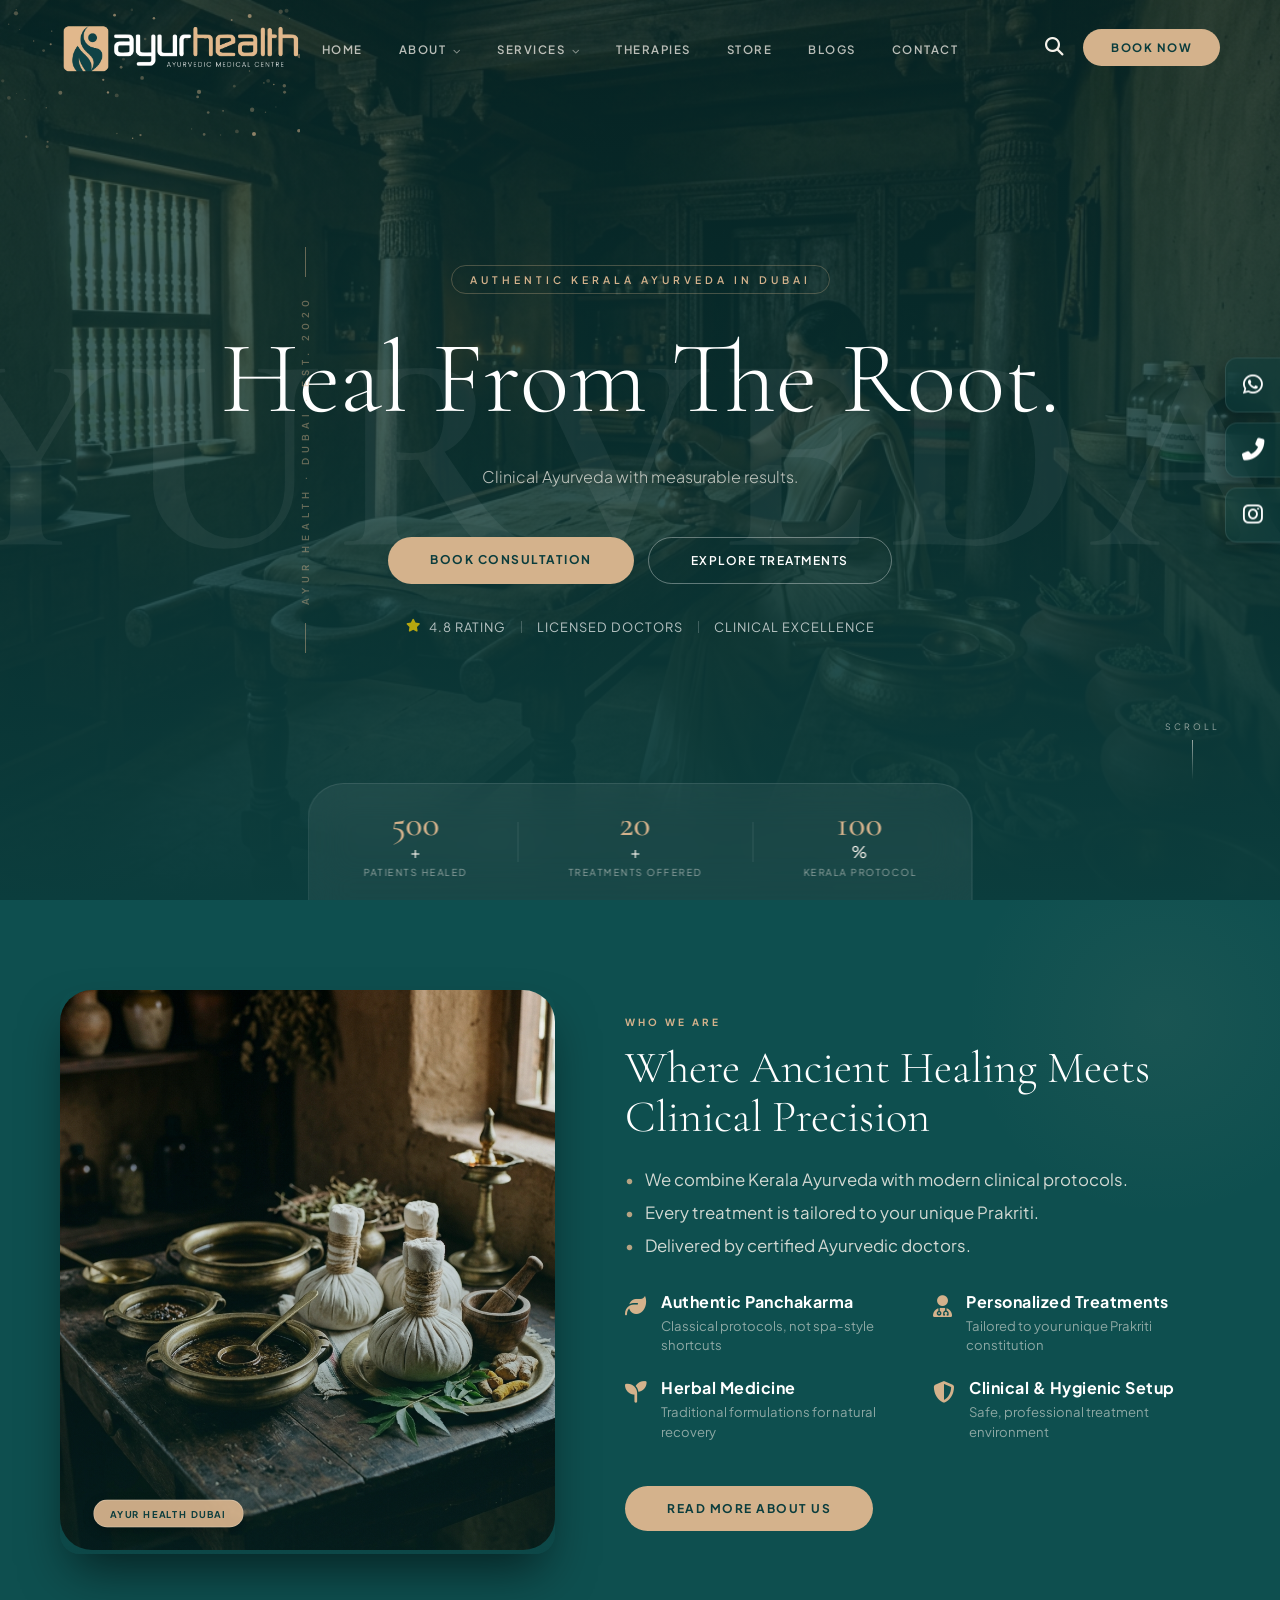
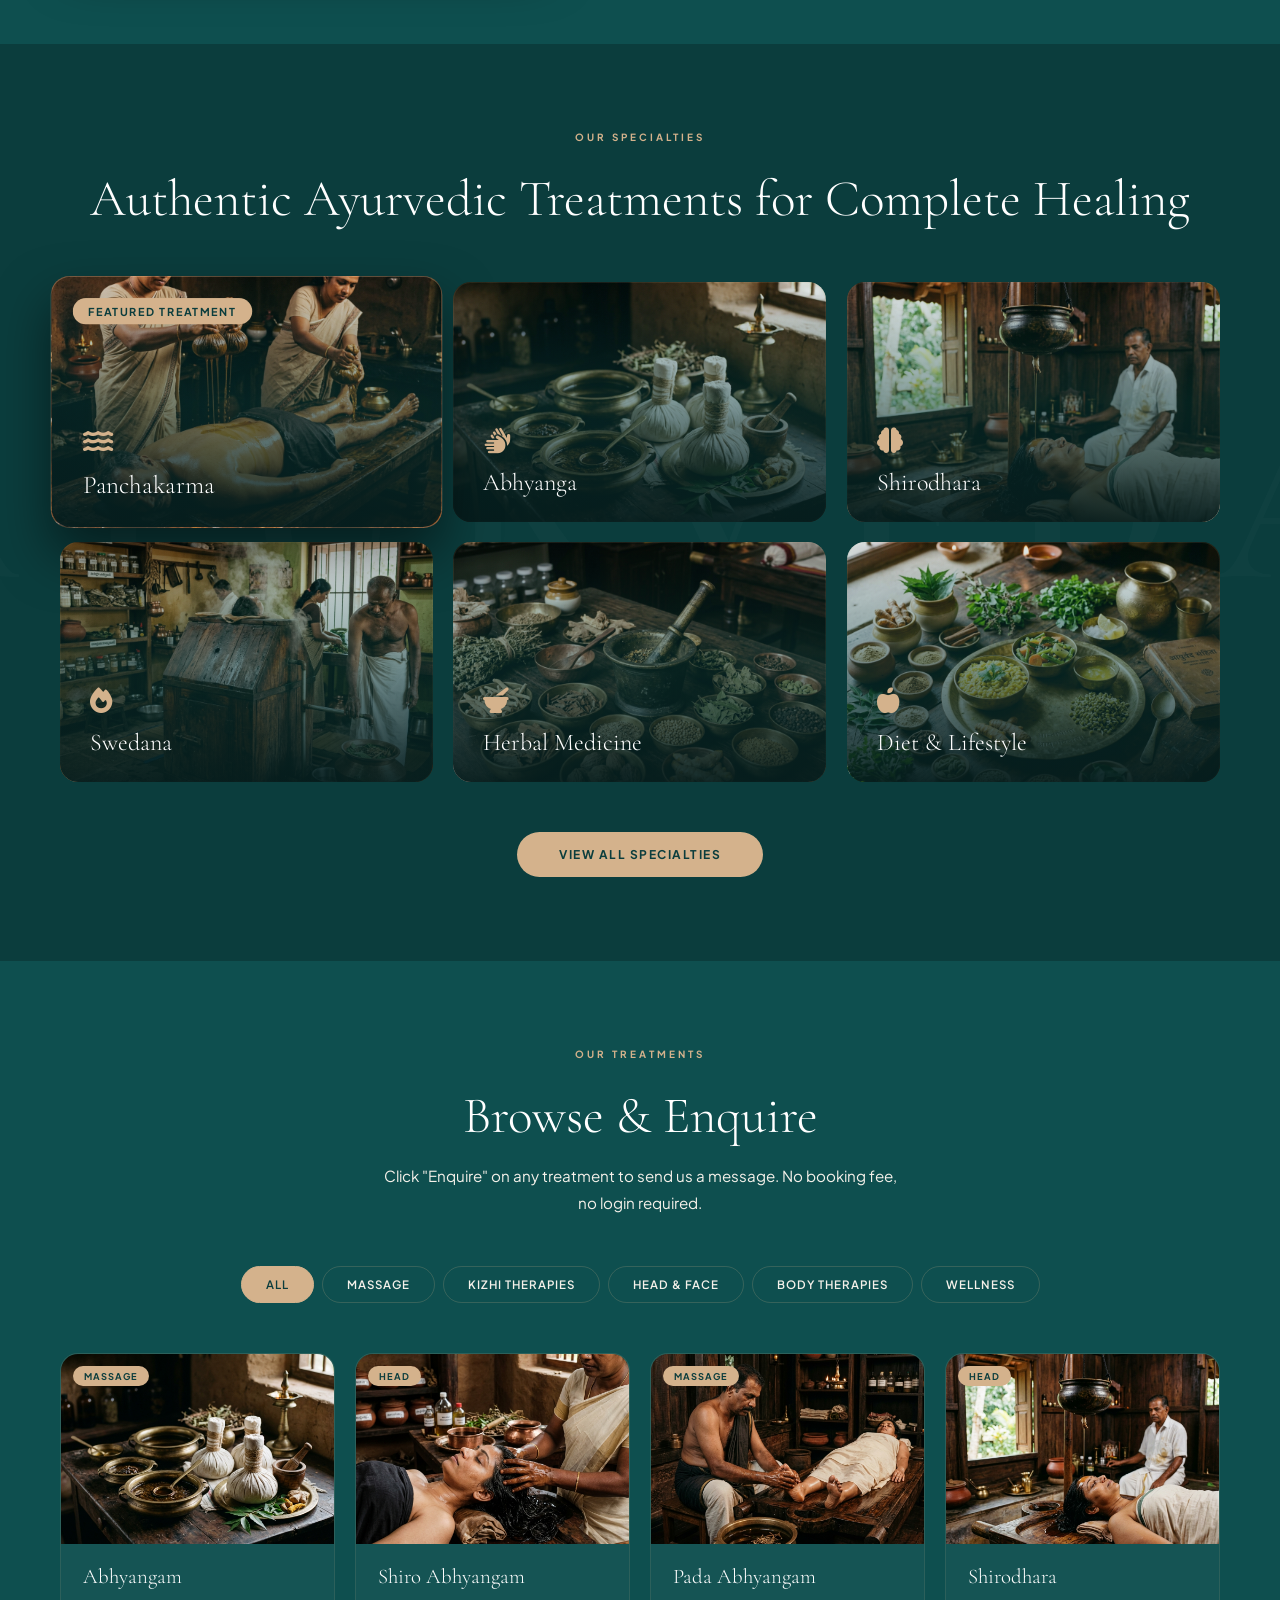
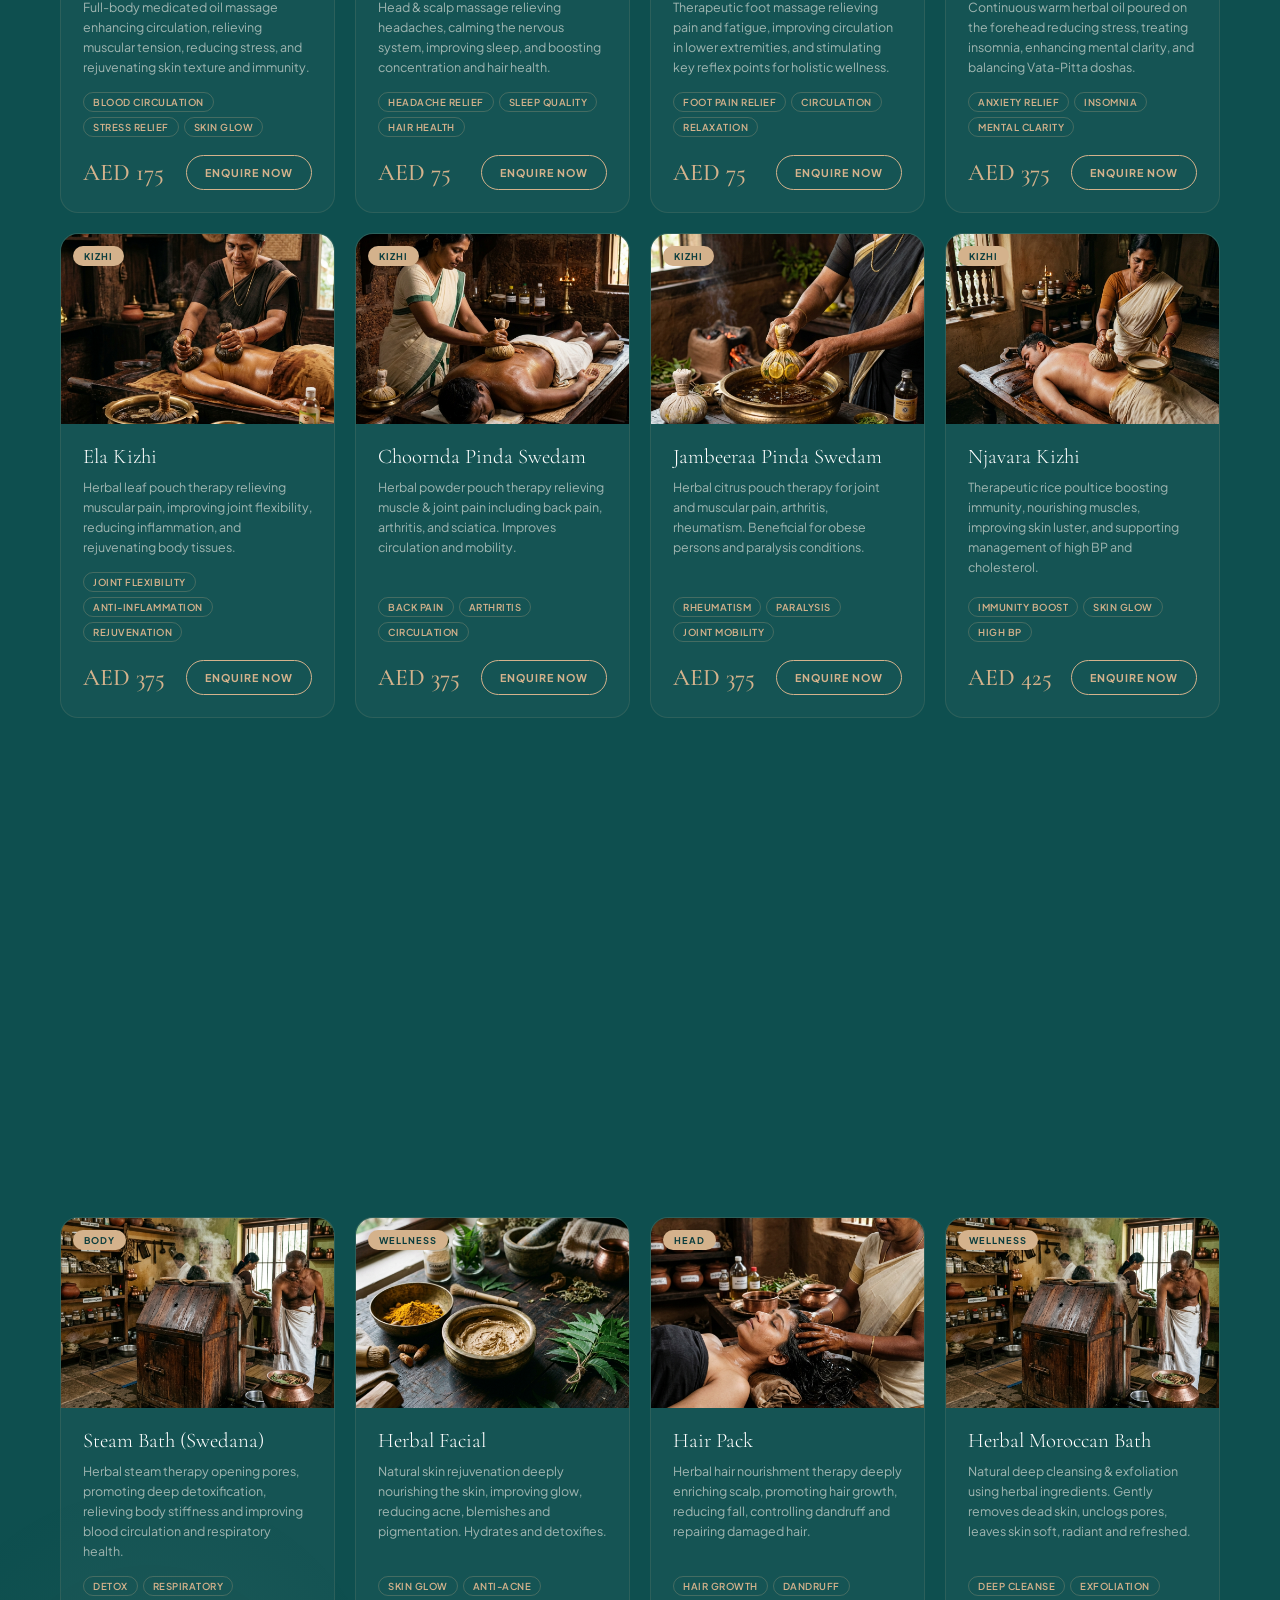
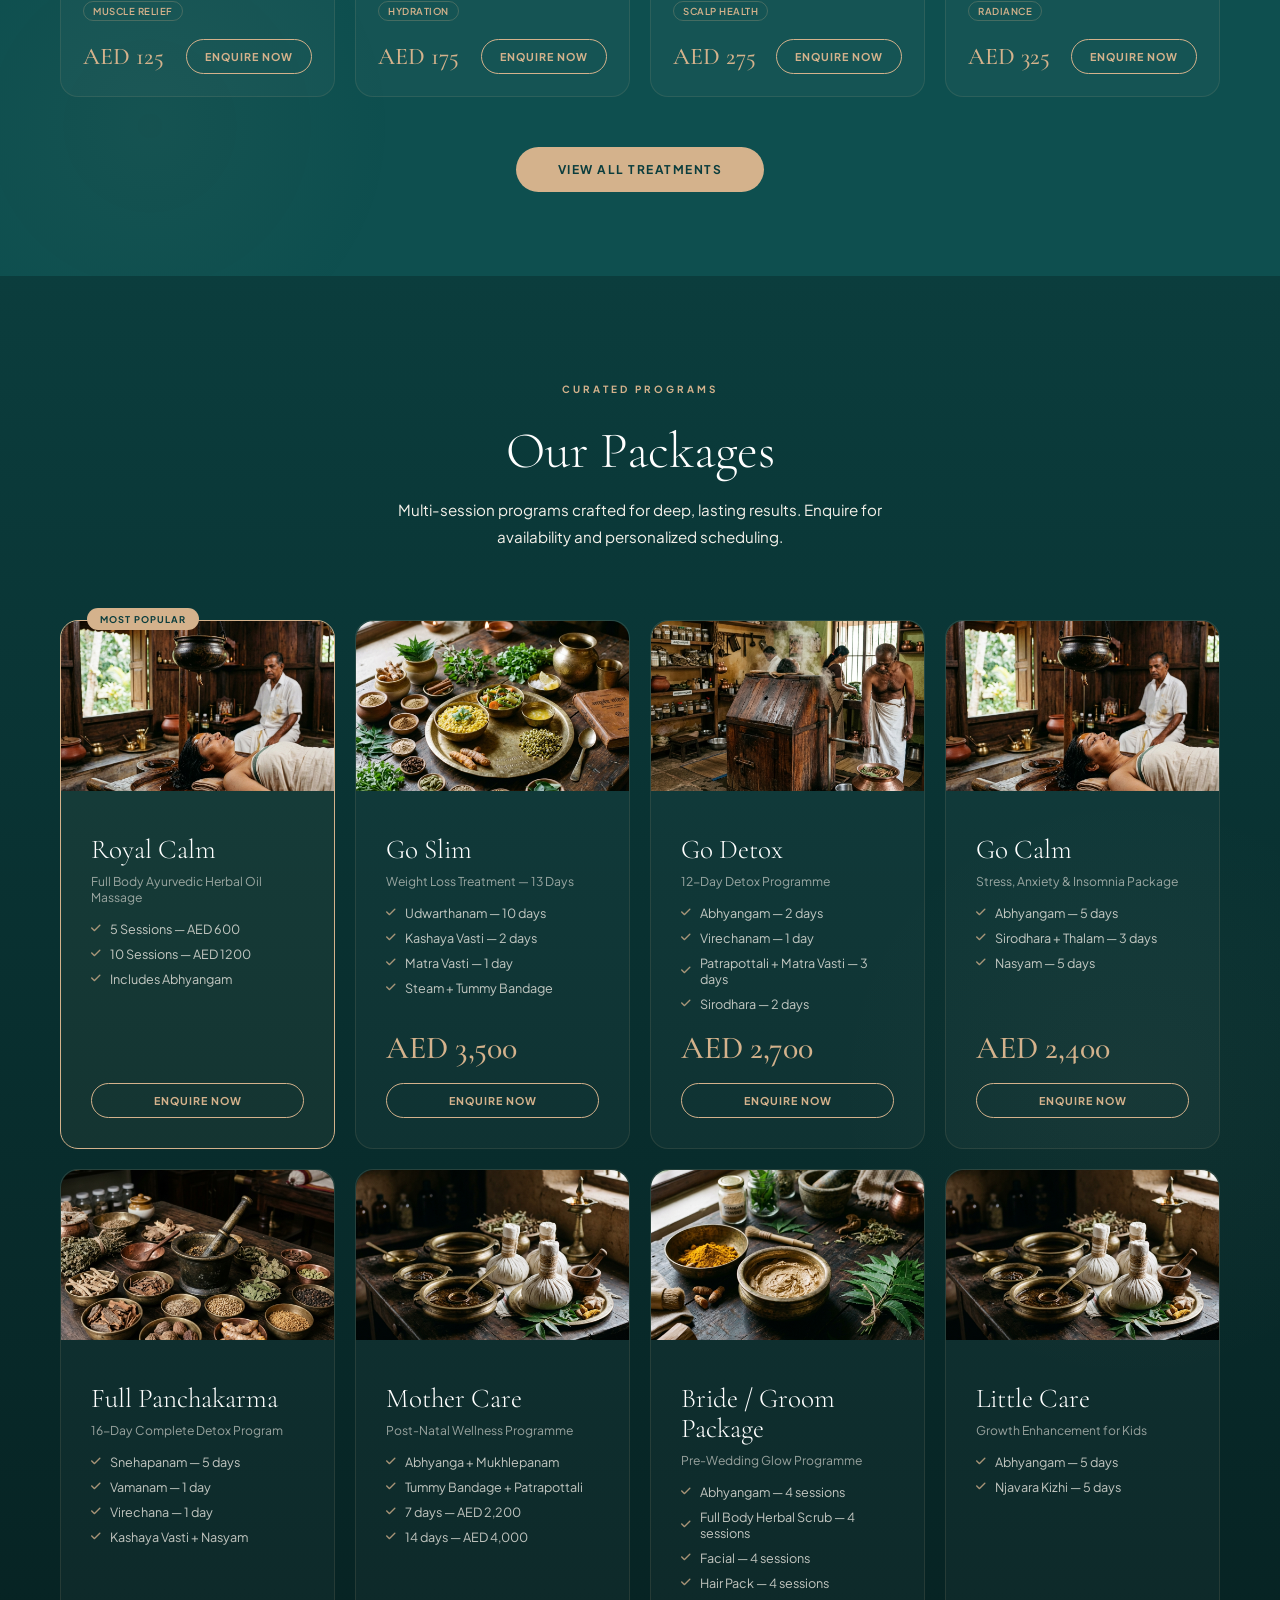
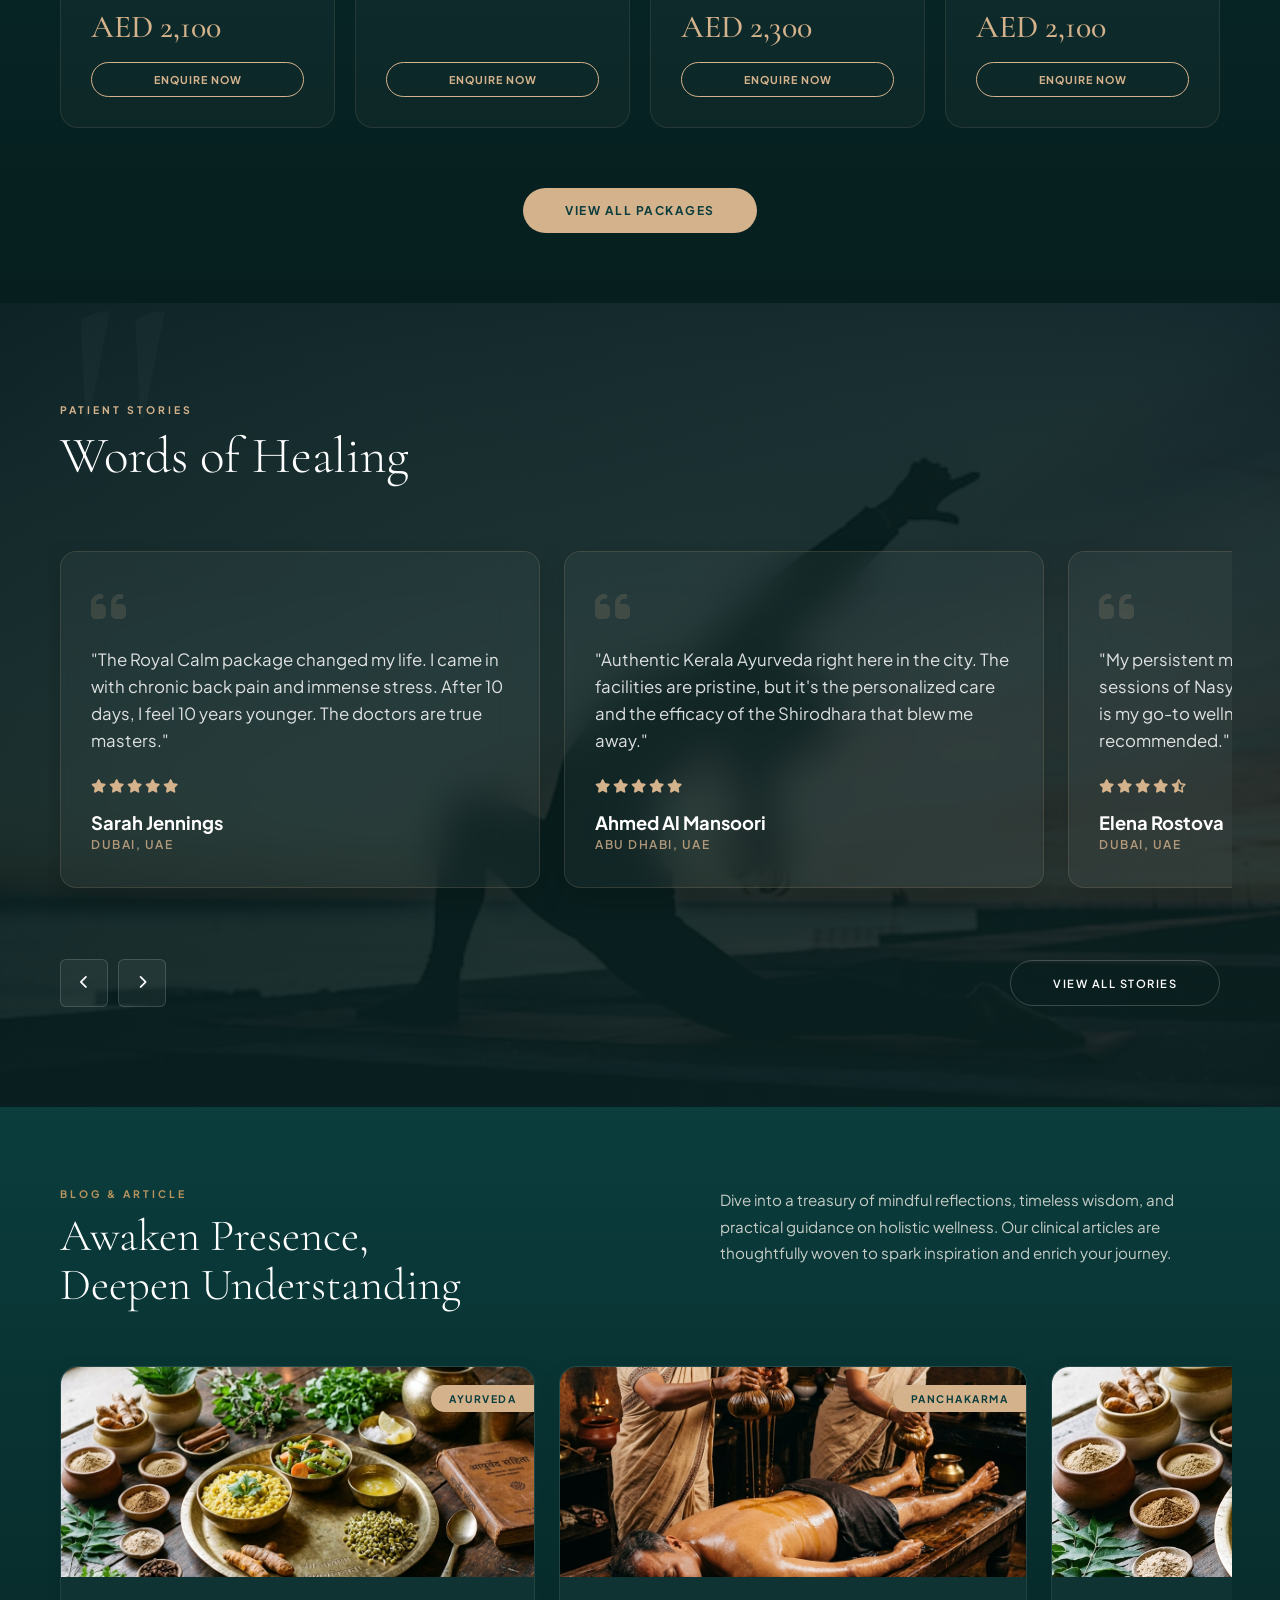
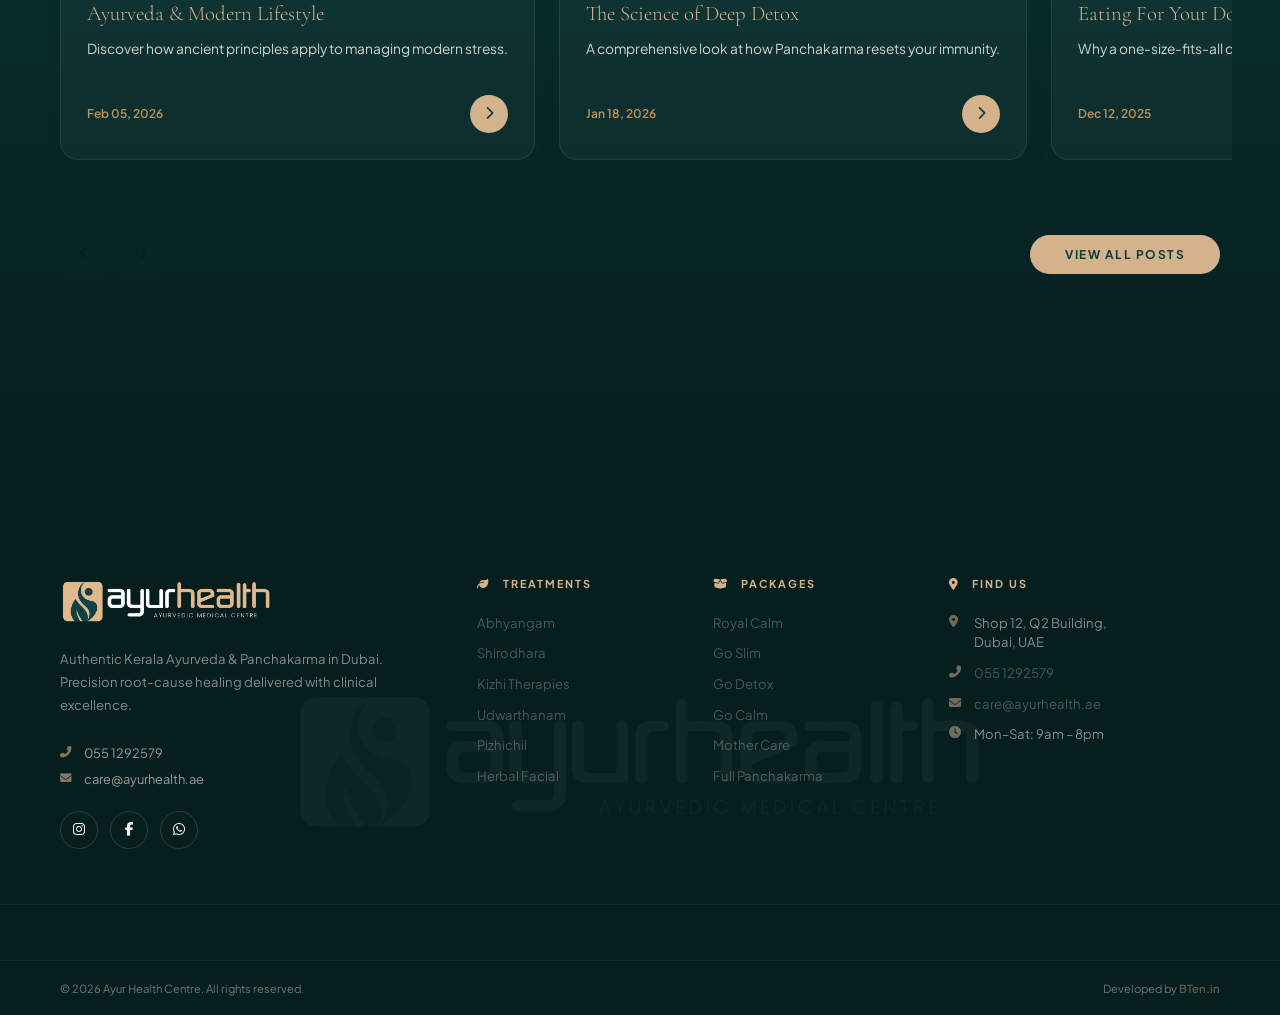
<file: index.html>
<!DOCTYPE html>
<html lang="en">
<head>
    <meta charset="UTF-8">
    <meta name="viewport" content="width=device-width, initial-scale=1.0">
    <title>Ayur Health | Ayurvedic Medical Centre Dubai</title>
    <meta name="description" content="Authentic clinical Ayurveda & Panchakarma in Dubai. Precision restoration, profound vitality. Browse our treatments and packages.">
    <link rel="icon" type="image/svg+xml" href="data:image/svg+xml,%3Csvg xmlns='http://www.w3.org/2000/svg' viewBox='0 0 100 100'%3E%3Cpath fill='%23d4b28c' d='M50 0C50 0 10 30 10 70C10 90 30 100 50 100C70 100 90 90 90 70C90 30 50 0 50 0ZM50 85C35 85 25 75 25 60C25 40 50 15 50 15C50 15 75 40 75 60C75 75 65 85 50 85Z'/%3E%3C/svg%3E">
    <link rel="preconnect" href="https://fonts.googleapis.com">
    <link rel="stylesheet" href="https://fonts.googleapis.com/css2?family=Cormorant+Garamond:ital,wght@0,300;0,500;0,700;1,400&family=Plus+Jakarta+Sans:wght@300;400;500;600;700&display=swap">
    <link rel="stylesheet" href="https://cdnjs.cloudflare.com/ajax/libs/font-awesome/6.4.0/css/all.min.css">
    <link rel="stylesheet" href="css/style.css">
</head>
<body>

<!-- ===== HEADER — CENTERED NAV ===== -->
<header id="main-header">
    <a href="index.html" class="logo-link">
        <img src="assets/logo.webp" alt="Ayur Health – Ayurvedic Medical Centre" class="logo-img">
    </a>
    <nav class="nav-center">
        <ul class="nav-links">
            <li><a href="index.html">Home</a></li>
            <li class="dropdown">
                <a href="about-us.html">About <i class="fas fa-chevron-down" style="font-size:0.65em; margin-left:3px; opacity:0.7;"></i></a>
                <ul class="dropdown-menu">
                    <li><a href="about-us.html">Our Story</a></li>
                    <li><a href="specialties.html">Our Specialties</a></li>
                    <li><a href="about-us.html#doctors">Our Doctors</a></li>
                    <li><a href="about-us.html#facilities">Our Facilities</a></li>
                </ul>
            </li>
            <li class="dropdown">
                <a href="treatments.html">Services <i class="fas fa-chevron-down" style="font-size:0.65em; margin-left:3px; opacity:0.7;"></i></a>
                <ul class="dropdown-menu">
                    <li><a href="treatments.html">Ayurveda Consultation</a></li>
                    <li><a href="treatments.html">Curative Therapies</a></li>
                    <li><a href="treatments.html">Panchakarma</a></li>
                    <li><a href="treatments.html">Wellness Treatments</a></li>
                    <li><a href="specialties.html">Women's Health</a></li>
                </ul>
            </li>
            <li><a href="treatments.html">Therapies</a></li>
            <li><a href="products.html">Store</a></li>
            <li><a href="blog.html">Blogs</a></li>
            <li><a href="contact.html">Contact</a></li>
        </ul>
    </nav>
    <div class="nav-right" style="display:flex; align-items:center; gap:20px;">
        <div class="header-search">
            <button class="search-toggle" onclick="document.getElementById('top-search').classList.toggle('active')" aria-label="Search"><i class="fas fa-search"></i></button>
            <form id="top-search" class="search-form" action="products.html" method="GET">
                <input type="text" name="q" placeholder="Search Ayurveda..." required>
                <button type="submit"><i class="fas fa-arrow-right"></i></button>
            </form>
        </div>
        <button class="mobile-toggle" onclick="document.querySelector('.nav-center').classList.toggle('active')" aria-label="Menu" style="background:transparent; border:none; color:var(--cream); font-size:1.4rem; cursor:pointer; display:none;"><i class="fas fa-bars"></i></button>
        <a href="javascript:void(0)" onclick="openEnquiry('General Booking')" class="connect-pill">Book Now</a>
    </div>
</header>

<!-- ===== HERO ===== -->
<section class="hero">
    <canvas class="particles-canvas" id="heroParticles"></canvas>
    <div class="hero-media">
        <img src="assets/kerala_hero.png" alt="Ayurvedic Treatment">
    </div>

    <!-- Giant watermark text — like the Snaillia reference -->
    <div class="hero-watermark" aria-hidden="true">AYURVEDA</div>


    <div class="hero-vertical-text-left">
        <span>Ayur Health · Dubai · Est. 2020</span>
    </div>

    <!-- Scroll indicator -->
    <a href="#about" class="hero-scroll-indicator">
        <span>Scroll</span>
        <div class="scroll-line"></div>
    </a>

    <div class="hero-content">
        <p class="hero-tagline">Authentic Kerala Ayurveda in Dubai</p>
        <h1>Heal From The Root.</h1>
        <p class="hero-sub">Clinical Ayurveda with measurable results.</p>
        <div class="hero-btns">
            <a href="javascript:void(0)" onclick="openEnquiry('Consultation')" class="btn-primary">Book Consultation</a>
            <a href="#treatments" class="btn-secondary">Explore Treatments</a>
        </div>
        <div class="hero-trust">
            <span><i class="fas fa-star" style="color:#FFD700;"></i> 4.8 Rating</span>
            <div class="divider"></div>
            <span>Licensed Doctors</span>
            <div class="divider"></div>
            <span>Clinical Excellence</span>
        </div>
    </div>

    <div class="hero-stats">
        <div class="stat"><span class="stat-num counter" data-val="500">0</span>+<span class="stat-label">Patients Healed</span></div>
        <div class="stat-div"></div>
        <div class="stat"><span class="stat-num counter" data-val="20">0</span>+<span class="stat-label">Treatments Offered</span></div>
        <div class="stat-div"></div>
        <div class="stat"><span class="stat-num counter" data-val="100">0</span>%<span class="stat-label">Kerala Protocol</span></div>
    </div>
</section>

<!-- ===== ABOUT / SPECIALTIES ===== -->
<section id="about" class="about-section morph-section">
    <div class="container">
        <div class="about-grid">
            <div class="about-img-wrap">
                <img src="assets/kerala_abhyangam.png" alt="Ayurvedic Clinic" class="about-img">
                <div class="about-badge">Ayur Health Dubai</div>
            </div>
            <div class="about-text">
                <span class="section-tag">Who We Are</span>
                <h2 class="about-heading">Where Ancient Healing Meets Clinical Precision</h2>
                
                <div class="about-microlines">
                    <p>We combine Kerala Ayurveda with modern clinical protocols.</p>
                    <p>Every treatment is tailored to your unique Prakriti.</p>
                    <p>Delivered by certified Ayurvedic doctors.</p>
                </div>

                <div class="specialty-grid">
                    <div class="specialty-item">
                        <i class="fas fa-leaf"></i>
                        <div>
                            <strong>Authentic Panchakarma</strong>
                            <p>Classical protocols, not spa-style shortcuts</p>
                        </div>
                    </div>
                    <div class="specialty-item">
                        <i class="fas fa-user-md"></i>
                        <div>
                            <strong>Personalized Treatments</strong>
                            <p>Tailored to your unique Prakriti constitution</p>
                        </div>
                    </div>
                    <div class="specialty-item">
                        <i class="fas fa-seedling"></i>
                        <div>
                            <strong>Herbal Medicine</strong>
                            <p>Traditional formulations for natural recovery</p>
                        </div>
                    </div>
                    <div class="specialty-item">
                        <i class="fas fa-shield-alt"></i>
                        <div>
                            <strong>Clinical & Hygienic Setup</strong>
                            <p>Safe, professional treatment environment</p>
                        </div>
                    </div>
                </div>
                <div style="margin-top: 45px;">
                    <a href="about-us.html" class="btn-primary" style="display:inline-block; text-decoration:none;">Read More About Us</a>
                </div>
            </div>
        </div>
    </div>
</section>

<!-- ===== SPECIALTIES STRIP ===== -->
<section id="specialties" class="specstrip morph-section">
    <div class="container">
        <div class="specstrip-header">
            <span class="section-tag">Our Specialties</span>
            <h2 class="spec-main-heading">Authentic Ayurvedic Treatments for Complete Healing</h2>
        </div>
        <div class="spec-cards">
            <div class="spec-card featured" onclick="openEnquiry('Panchakarma')" style="background-image:url('assets/kerala_pizhichil.png')">
                <div class="spec-badge">Featured Treatment</div>
                <div class="spec-card-overlay"></div>
                <div class="spec-icon"><i class="fas fa-water"></i></div>
                <h3>Panchakarma</h3>
                <p>Five-step deep detox: Vamana, Virechana, Basti, Nasya, Raktamokshana</p>
            </div>
            <div class="spec-card" onclick="openEnquiry('Abhyanga')" style="background-image:url('assets/kerala_abhyangam.png')">
                <div class="spec-card-overlay"></div>
                <div class="spec-icon"><i class="fas fa-hands"></i></div>
                <h3>Abhyanga</h3>
                <p>Full-body medicated oil massage for circulation and stress relief</p>
            </div>
            <div class="spec-card" onclick="openEnquiry('Shirodhara')" style="background-image:url('assets/kerala_shirodhara.png')">
                <div class="spec-card-overlay"></div>
                <div class="spec-icon"><i class="fas fa-brain"></i></div>
                <h3>Shirodhara</h3>
                <p>Continuous warm oil poured on the forehead for nervous system support</p>
            </div>
            <div class="spec-card" onclick="openEnquiry('Swedana')" style="background-image:url('assets/kerala_swedana.png')">
                <div class="spec-card-overlay"></div>
                <div class="spec-icon"><i class="fas fa-fire"></i></div>
                <h3>Swedana</h3>
                <p>Herbal steam therapy to promote sweating and deep detoxification</p>
            </div>
            <div class="spec-card" onclick="openEnquiry('Herbal Medicine')" style="background-image:url('assets/kerala_herbs.png')">
                <div class="spec-card-overlay"></div>
                <div class="spec-icon"><i class="fas fa-mortar-pestle"></i></div>
                <h3>Herbal Medicine</h3>
                <p>Traditional herbal formulations for targeted natural recovery</p>
            </div>
            <div class="spec-card" onclick="openEnquiry('Diet & Lifestyle')" style="background-image:url('assets/kerala_diet_lifestyle.png')">
                <div class="spec-card-overlay"></div>
                <div class="spec-icon"><i class="fas fa-apple-alt"></i></div>
                <h3>Diet &amp; Lifestyle</h3>
                <p>Customized nutrition and daily routines for long-term wellness</p>
            </div>
        </div>
        <div style="text-align: center; margin-top: 50px;">
            <a href="specialties.html" class="btn-primary" style="display:inline-block; text-decoration:none;">View All Specialties</a>
        </div>
    </div>
</section>

<!-- ===== TREATMENTS GRID ===== -->
<section id="treatments" class="treatments-section morph-section">
    <div class="container">
        <div class="section-head">
            <span class="section-tag">Our Treatments</span>
            <h2>Browse & Enquire</h2>
            <p>Click "Enquire" on any treatment to send us a message. No booking fee, no login required.</p>
        </div>

        <!-- Filter Tabs -->
        <div class="filter-tabs">
            <button class="tab-btn active" data-filter="all">All</button>
            <button class="tab-btn" data-filter="massage">Massage</button>
            <button class="tab-btn" data-filter="kizhi">Kizhi Therapies</button>
            <button class="tab-btn" data-filter="head">Head & Face</button>
            <button class="tab-btn" data-filter="body">Body Therapies</button>
            <button class="tab-btn" data-filter="wellness">Wellness</button>
        </div>

        <div class="treatment-grid" id="treatment-grid">

            <!-- Abhyangam -->
            <div class="treatment-card" data-cat="massage">
                <div class="card-img-wrap">
                    <img src="assets/kerala_abhyangam.png" alt="Abhyangam">
                    <span class="card-badge">Massage</span>
                </div>
                <div class="card-body">
                    <h3>Abhyangam</h3>
                    <p>Full-body medicated oil massage enhancing circulation, relieving muscular tension, reducing stress, and rejuvenating skin texture and immunity.</p>
                    <div class="card-benefits">
                        <span>Blood Circulation</span><span>Stress Relief</span><span>Skin Glow</span>
                    </div>
                    <div class="card-footer">
                        <div class="price">AED 175</div>
                        <button class="enquire-btn" onclick="openEnquiry('Abhyangam', 'AED 175')">Enquire Now</button>
                    </div>
                </div>
            </div>

            <!-- Shiro Abhyangam -->
            <div class="treatment-card" data-cat="head">
                <div class="card-img-wrap">
                    <img src="assets/kerala_shiro_abhyangam.png" alt="Shiro Abhyangam">
                    <span class="card-badge">Head</span>
                </div>
                <div class="card-body">
                    <h3>Shiro Abhyangam</h3>
                    <p>Head & scalp massage relieving headaches, calming the nervous system, improving sleep, and boosting concentration and hair health.</p>
                    <div class="card-benefits">
                        <span>Headache Relief</span><span>Sleep Quality</span><span>Hair Health</span>
                    </div>
                    <div class="card-footer">
                        <div class="price">AED 75</div>
                        <button class="enquire-btn" onclick="openEnquiry('Shiro Abhyangam', 'AED 75')">Enquire Now</button>
                    </div>
                </div>
            </div>

            <!-- Pada Abhyangam -->
            <div class="treatment-card" data-cat="massage">
                <div class="card-img-wrap">
                    <img src="assets/kerala_pada_abhyangam.png" alt="Pada Abhyangam">
                    <span class="card-badge">Massage</span>
                </div>
                <div class="card-body">
                    <h3>Pada Abhyangam</h3>
                    <p>Therapeutic foot massage relieving pain and fatigue, improving circulation in lower extremities, and stimulating key reflex points for holistic wellness.</p>
                    <div class="card-benefits">
                        <span>Foot Pain Relief</span><span>Circulation</span><span>Relaxation</span>
                    </div>
                    <div class="card-footer">
                        <div class="price">AED 75</div>
                        <button class="enquire-btn" onclick="openEnquiry('Pada Abhyangam', 'AED 75')">Enquire Now</button>
                    </div>
                </div>
            </div>

            <!-- Shirodhara -->
            <div class="treatment-card" data-cat="head">
                <div class="card-img-wrap">
                    <img src="assets/kerala_shirodhara.png" alt="Shirodhara">
                    <span class="card-badge">Head</span>
                </div>
                <div class="card-body">
                    <h3>Shirodhara</h3>
                    <p>Continuous warm herbal oil poured on the forehead reducing stress, treating insomnia, enhancing mental clarity, and balancing Vata-Pitta doshas.</p>
                    <div class="card-benefits">
                        <span>Anxiety Relief</span><span>Insomnia</span><span>Mental Clarity</span>
                    </div>
                    <div class="card-footer">
                        <div class="price">AED 375</div>
                        <button class="enquire-btn" onclick="openEnquiry('Shirodhara', 'AED 375')">Enquire Now</button>
                    </div>
                </div>
            </div>

            <!-- Ela Kizhi -->
            <div class="treatment-card" data-cat="kizhi">
                <div class="card-img-wrap">
                    <img src="assets/kerala_kizhi_massage.png" alt="Ela Kizhi">
                    <span class="card-badge">Kizhi</span>
                </div>
                <div class="card-body">
                    <h3>Ela Kizhi</h3>
                    <p>Herbal leaf pouch therapy relieving muscular pain, improving joint flexibility, reducing inflammation, and rejuvenating body tissues.</p>
                    <div class="card-benefits">
                        <span>Joint Flexibility</span><span>Anti-Inflammation</span><span>Rejuvenation</span>
                    </div>
                    <div class="card-footer">
                        <div class="price">AED 375</div>
                        <button class="enquire-btn" onclick="openEnquiry('Ela Kizhi', 'AED 375')">Enquire Now</button>
                    </div>
                </div>
            </div>

            <!-- Podi Kizhi -->
            <div class="treatment-card" data-cat="kizhi">
                <div class="card-img-wrap">
                    <img src="assets/kerala_podi_kizhi.png" alt="Podi Kizhi">
                    <span class="card-badge">Kizhi</span>
                </div>
                <div class="card-body">
                    <h3>Choornda Pinda Swedam</h3>
                    <p>Herbal powder pouch therapy relieving muscle & joint pain including back pain, arthritis, and sciatica. Improves circulation and mobility.</p>
                    <div class="card-benefits">
                        <span>Back Pain</span><span>Arthritis</span><span>Circulation</span>
                    </div>
                    <div class="card-footer">
                        <div class="price">AED 375</div>
                        <button class="enquire-btn" onclick="openEnquiry('Choornda Pinda Swedam (Podi Kizhi)', 'AED 375')">Enquire Now</button>
                    </div>
                </div>
            </div>

            <!-- Naranga Kizhi -->
            <div class="treatment-card" data-cat="kizhi">
                <div class="card-img-wrap">
                    <img src="assets/kerala_naranga_kizhi.png" alt="Naranga Kizhi">
                    <span class="card-badge">Kizhi</span>
                </div>
                <div class="card-body">
                    <h3>Jambeeraa Pinda Swedam</h3>
                    <p>Herbal citrus pouch therapy for joint and muscular pain, arthritis, rheumatism. Beneficial for obese persons and paralysis conditions.</p>
                    <div class="card-benefits">
                        <span>Rheumatism</span><span>Paralysis</span><span>Joint Mobility</span>
                    </div>
                    <div class="card-footer">
                        <div class="price">AED 375</div>
                        <button class="enquire-btn" onclick="openEnquiry('Jambeeraa Pinda Swedam (Naranga Kizhi)', 'AED 375')">Enquire Now</button>
                    </div>
                </div>
            </div>

            <!-- Njavara Kizhi -->
            <div class="treatment-card" data-cat="kizhi">
                <div class="card-img-wrap">
                    <img src="assets/kerala_njavara_kizhi.png" alt="Njavara Kizhi">
                    <span class="card-badge">Kizhi</span>
                </div>
                <div class="card-body">
                    <h3>Njavara Kizhi</h3>
                    <p>Therapeutic rice poultice boosting immunity, nourishing muscles, improving skin luster, and supporting management of high BP and cholesterol.</p>
                    <div class="card-benefits">
                        <span>Immunity Boost</span><span>Skin Glow</span><span>High BP</span>
                    </div>
                    <div class="card-footer">
                        <div class="price">AED 425</div>
                        <button class="enquire-btn" onclick="openEnquiry('Njavara Kizhi', 'AED 425')">Enquire Now</button>
                    </div>
                </div>
            </div>

            <!-- Udwarthanam -->
            <div class="treatment-card" data-cat="body">
                <div class="card-img-wrap">
                    <img src="assets/kerala_udwarthanam.png" alt="Udwarthanam">
                    <span class="card-badge">Body</span>
                </div>
                <div class="card-body">
                    <h3>Udwarthanam</h3>
                    <p>Herbal powder massage for weight management, improving blood circulation, stimulating metabolism, reducing cellulite and toning muscles.</p>
                    <div class="card-benefits">
                        <span>Weight Loss</span><span>Metabolism</span><span>Cellulite</span>
                    </div>
                    <div class="card-footer">
                        <div class="price">AED 375</div>
                        <button class="enquire-btn" onclick="openEnquiry('Udwarthanam', 'AED 375')">Enquire Now</button>
                    </div>
                </div>
            </div>

            <!-- Pizhichil -->
            <div class="treatment-card" data-cat="body">
                <div class="card-img-wrap">
                    <img src="assets/kerala_pizhichil.png" alt="Pizhichil">
                    <span class="card-badge">Body</span>
                </div>
                <div class="card-body">
                    <h3>Pizhichil</h3>
                    <p>Warm herbal oil therapy relieving body pain and stiffness, improving blood circulation, enhancing joint flexibility, and deep relaxation.</p>
                    <div class="card-benefits">
                        <span>Body Pain</span><span>Detox</span><span>Joint Health</span>
                    </div>
                    <div class="card-footer">
                        <div class="price">AED 575</div>
                        <button class="enquire-btn" onclick="openEnquiry('Pizhichil', 'AED 575')">Enquire Now</button>
                    </div>
                </div>
            </div>

            <!-- Shirovasti -->
            <div class="treatment-card" data-cat="head">
                <div class="card-img-wrap">
                    <img src="assets/kerala_shiro_abhyangam.png" alt="Shirovasti">
                    <span class="card-badge">Head</span>
                </div>
                <div class="card-body">
                    <h3>Shirovasti</h3>
                    <p>Therapeutic oil retention on head deeply nourishing the nervous system, relieving stress, treating insomnia, migraines, and enhancing memory.</p>
                    <div class="card-benefits">
                        <span>Nervous System</span><span>Insomnia</span><span>Migraines</span>
                    </div>
                    <div class="card-footer">
                        <div class="price">AED 475</div>
                        <button class="enquire-btn" onclick="openEnquiry('Shirovasti', 'AED 475')">Enquire Now</button>
                    </div>
                </div>
            </div>

            <!-- Tharpanam -->
            <div class="treatment-card" data-cat="wellness">
                <div class="card-img-wrap">
                    <img src="assets/kerala_consultation.png" alt="Tharpanam">
                    <span class="card-badge">Wellness</span>
                </div>
                <div class="card-body">
                    <h3>Tharpanam (Eye Therapy)</h3>
                    <p>Eye rejuvenation therapy nourishing and relieving dryness, strain and irritation. Improves vision, beneficial for screen fatigue.</p>
                    <div class="card-benefits">
                        <span>Eye Health</span><span>Screen Fatigue</span><span>Vision</span>
                    </div>
                    <div class="card-footer">
                        <div class="price">AED 375</div>
                        <button class="enquire-btn" onclick="openEnquiry('Tharpanam (Eye Therapy)', 'AED 375')">Enquire Now</button>
                    </div>
                </div>
            </div>

            <!-- Steam Bath -->
            <div class="treatment-card" data-cat="body">
                <div class="card-img-wrap">
                    <img src="assets/kerala_swedana.png" alt="Steam Bath">
                    <span class="card-badge">Body</span>
                </div>
                <div class="card-body">
                    <h3>Steam Bath (Swedana)</h3>
                    <p>Herbal steam therapy opening pores, promoting deep detoxification, relieving body stiffness and improving blood circulation and respiratory health.</p>
                    <div class="card-benefits">
                        <span>Detox</span><span>Respiratory</span><span>Muscle Relief</span>
                    </div>
                    <div class="card-footer">
                        <div class="price">AED 125</div>
                        <button class="enquire-btn" onclick="openEnquiry('Steam Bath (Swedana)', 'AED 125')">Enquire Now</button>
                    </div>
                </div>
            </div>

            <!-- Herbal Facial -->
            <div class="treatment-card" data-cat="wellness">
                <div class="card-img-wrap">
                    <img src="assets/kerala_facial.png" alt="Herbal Facial">
                    <span class="card-badge">Wellness</span>
                </div>
                <div class="card-body">
                    <h3>Herbal Facial</h3>
                    <p>Natural skin rejuvenation deeply nourishing the skin, improving glow, reducing acne, blemishes and pigmentation. Hydrates and detoxifies.</p>
                    <div class="card-benefits">
                        <span>Skin Glow</span><span>Anti-Acne</span><span>Hydration</span>
                    </div>
                    <div class="card-footer">
                        <div class="price">AED 175</div>
                        <button class="enquire-btn" onclick="openEnquiry('Herbal Facial', 'AED 175')">Enquire Now</button>
                    </div>
                </div>
            </div>

            <!-- Hair Pack -->
            <div class="treatment-card" data-cat="head">
                <div class="card-img-wrap">
                    <img src="assets/kerala_shiro_abhyangam.png" alt="Hair Pack">
                    <span class="card-badge">Head</span>
                </div>
                <div class="card-body">
                    <h3>Hair Pack</h3>
                    <p>Herbal hair nourishment therapy deeply enriching scalp, promoting hair growth, reducing fall, controlling dandruff and repairing damaged hair.</p>
                    <div class="card-benefits">
                        <span>Hair Growth</span><span>Dandruff</span><span>Scalp Health</span>
                    </div>
                    <div class="card-footer">
                        <div class="price">AED 275</div>
                        <button class="enquire-btn" onclick="openEnquiry('Hair Pack', 'AED 275')">Enquire Now</button>
                    </div>
                </div>
            </div>

            <!-- Herbal Moroccan Bath -->
            <div class="treatment-card" data-cat="wellness">
                <div class="card-img-wrap">
                    <img src="assets/kerala_swedana.png" alt="Moroccan Bath">
                    <span class="card-badge">Wellness</span>
                </div>
                <div class="card-body">
                    <h3>Herbal Moroccan Bath</h3>
                    <p>Natural deep cleansing & exfoliation using herbal ingredients. Gently removes dead skin, unclogs pores, leaves skin soft, radiant and refreshed.</p>
                    <div class="card-benefits">
                        <span>Deep Cleanse</span><span>Exfoliation</span><span>Radiance</span>
                    </div>
                    <div class="card-footer">
                        <div class="price">AED 325</div>
                        <button class="enquire-btn" onclick="openEnquiry('Herbal Moroccan Bath', 'AED 325')">Enquire Now</button>
                    </div>
                </div>
            </div>

        </div>
        <div style="text-align: center; margin-top: 50px;">
            <a href="treatments.html" class="btn-primary" style="display:inline-block; text-decoration:none;">View All Treatments</a>
        </div>
    </div>
</section>

<!-- ===== PACKAGES ===== -->
<section id="packages" class="packages-section morph-section">
    <div class="container">
        <div class="section-head">
            <span class="section-tag">Curated Programs</span>
            <h2>Our Packages</h2>
            <p>Multi-session programs crafted for deep, lasting results. Enquire for availability and personalized scheduling.</p>
        </div>
        <div class="package-grid">

            <div class="package-card featured">
                <div class="pkg-tag">Most Popular</div>
                <div class="pkg-img-wrap"><img src="assets/kerala_shirodhara.png" alt="Royal Calm" class="pkg-img"></div>
                <h3>Royal Calm</h3>
                <p class="pkg-sub">Full Body Ayurvedic Herbal Oil Massage</p>
                <ul>
                    <li><i class="fas fa-check"></i> 5 Sessions — AED 600</li>
                    <li><i class="fas fa-check"></i> 10 Sessions — AED 1200</li>
                    <li><i class="fas fa-check"></i> Includes Abhyangam</li>
                </ul>
                <button class="enquire-btn" onclick="openEnquiry('Royal Calm Package')">Enquire Now</button>
            </div>

            <div class="package-card">
                <div class="pkg-img-wrap"><img src="assets/kerala_diet_lifestyle.png" alt="Go Slim" class="pkg-img"></div>
                <h3>Go Slim</h3>
                <p class="pkg-sub">Weight Loss Treatment — 13 Days</p>
                <ul>
                    <li><i class="fas fa-check"></i> Udwarthanam — 10 days</li>
                    <li><i class="fas fa-check"></i> Kashaya Vasti — 2 days</li>
                    <li><i class="fas fa-check"></i> Matra Vasti — 1 day</li>
                    <li><i class="fas fa-check"></i> Steam + Tummy Bandage</li>
                </ul>
                <div class="pkg-price">AED 3,500</div>
                <button class="enquire-btn" onclick="openEnquiry('Go Slim Package', 'AED 3,500')">Enquire Now</button>
            </div>

            <div class="package-card">
                <div class="pkg-img-wrap"><img src="assets/kerala_swedana.png" alt="Go Detox" class="pkg-img"></div>
                <h3>Go Detox</h3>
                <p class="pkg-sub">12-Day Detox Programme</p>
                <ul>
                    <li><i class="fas fa-check"></i> Abhyangam — 2 days</li>
                    <li><i class="fas fa-check"></i> Virechanam — 1 day</li>
                    <li><i class="fas fa-check"></i> Patrapottali + Matra Vasti — 3 days</li>
                    <li><i class="fas fa-check"></i> Sirodhara — 2 days</li>
                </ul>
                <div class="pkg-price">AED 2,700</div>
                <button class="enquire-btn" onclick="openEnquiry('Go Detox Package', 'AED 2,700')">Enquire Now</button>
            </div>

            <div class="package-card">
                <div class="pkg-img-wrap"><img src="assets/kerala_shirodhara.png" alt="Go Calm" class="pkg-img"></div>
                <h3>Go Calm</h3>
                <p class="pkg-sub">Stress, Anxiety & Insomnia Package</p>
                <ul>
                    <li><i class="fas fa-check"></i> Abhyangam — 5 days</li>
                    <li><i class="fas fa-check"></i> Sirodhara + Thalam — 3 days</li>
                    <li><i class="fas fa-check"></i> Nasyam — 5 days</li>
                </ul>
                <div class="pkg-price">AED 2,400</div>
                <button class="enquire-btn" onclick="openEnquiry('Go Calm Package', 'AED 2,400')">Enquire Now</button>
            </div>

            <div class="package-card">
                <div class="pkg-img-wrap"><img src="assets/kerala_herbs.png" alt="Full Panchakarma" class="pkg-img"></div>
                <h3>Full Panchakarma</h3>
                <p class="pkg-sub">16-Day Complete Detox Program</p>
                <ul>
                    <li><i class="fas fa-check"></i> Snehapanam — 5 days</li>
                    <li><i class="fas fa-check"></i> Vamanam — 1 day</li>
                    <li><i class="fas fa-check"></i> Virechana — 1 day</li>
                    <li><i class="fas fa-check"></i> Kashaya Vasti + Nasyam</li>
                </ul>
                <div class="pkg-price">AED 2,100</div>
                <button class="enquire-btn" onclick="openEnquiry('Full Panchakarma Package', 'AED 2,100')">Enquire Now</button>
            </div>

            <div class="package-card">
                <div class="pkg-img-wrap"><img src="assets/kerala_abhyangam.png" alt="Mother Care" class="pkg-img"></div>
                <h3>Mother Care</h3>
                <p class="pkg-sub">Post-Natal Wellness Programme</p>
                <ul>
                    <li><i class="fas fa-check"></i> Abhyanga + Mukhlepanam</li>
                    <li><i class="fas fa-check"></i> Tummy Bandage + Patrapottali</li>
                    <li><i class="fas fa-check"></i> 7 days — AED 2,200</li>
                    <li><i class="fas fa-check"></i> 14 days — AED 4,000</li>
                </ul>
                <button class="enquire-btn" onclick="openEnquiry('Mother Care Package')">Enquire Now</button>
            </div>

            <div class="package-card">
                <div class="pkg-img-wrap"><img src="assets/kerala_facial.png" alt="Bride / Groom Package" class="pkg-img"></div>
                <h3>Bride / Groom Package</h3>
                <p class="pkg-sub">Pre-Wedding Glow Programme</p>
                <ul>
                    <li><i class="fas fa-check"></i> Abhyangam — 4 sessions</li>
                    <li><i class="fas fa-check"></i> Full Body Herbal Scrub — 4 sessions</li>
                    <li><i class="fas fa-check"></i> Facial — 4 sessions</li>
                    <li><i class="fas fa-check"></i> Hair Pack — 4 sessions</li>
                </ul>
                <div class="pkg-price">AED 2,300</div>
                <button class="enquire-btn" onclick="openEnquiry('Bride/Groom Package', 'AED 2,300')">Enquire Now</button>
            </div>

            <div class="package-card">
                <div class="pkg-img-wrap"><img src="assets/kerala_abhyangam.png" alt="Little Care" class="pkg-img"></div>
                <h3>Little Care</h3>
                <p class="pkg-sub">Growth Enhancement for Kids</p>
                <ul>
                    <li><i class="fas fa-check"></i> Abhyangam — 5 days</li>
                    <li><i class="fas fa-check"></i> Njavara Kizhi — 5 days</li>
                </ul>
                <div class="pkg-price">AED 2,100</div>
                <button class="enquire-btn" onclick="openEnquiry('Little Care Package', 'AED 2,100')">Enquire Now</button>
            </div>

        </div>
        <div class="view-all-wrap">
            <a href="packages.html" class="btn-primary">View All Packages</a>
        </div>
    </div>
</section>

<!-- ===== ENQUIRY MODAL ===== -->
<div id="enquiry-modal" class="modal-overlay" onclick="closeEnquiry(event)">
    <div class="modal-box">
        <button class="modal-close" onclick="closeEnquiry()">&times;</button>
        <h2>Send an Enquiry</h2>
        <p class="modal-sub">We'll get back to you within a few hours.</p>
        <form id="enquiry-form" onsubmit="submitEnquiry(event)">
            <input type="hidden" id="enq-service" name="service">
            <div class="form-group">
                <label>Your Name</label>
                <input type="text" name="name" required placeholder="Full Name">
            </div>
            <div class="form-group">
                <label>Phone / WhatsApp</label>
                <input type="tel" name="phone" required placeholder="+971 xx xxx xxxx">
            </div>
            <div class="form-group">
                <label>Email</label>
                <input type="email" name="email" placeholder="Optional">
            </div>
            <div class="form-group">
                <label>Treatment / Package</label>
                <input type="text" id="service-display" name="service_display" readonly>
            </div>
            <div class="form-group">
                <label>Message (Optional)</label>
                <textarea name="message" rows="3" placeholder="Any specific health concerns or questions..."></textarea>
            </div>
            <button type="submit" class="submit-btn">Send Enquiry <i class="fas fa-paper-plane"></i></button>
        </form>
    </div>
</div>

<!-- ===== TESTIMONIALS ===== -->
<section id="testimonials" class="testimonials-section morph-section">
    <div class="container">
        <div class="testi-header">
            <span>Patient Stories</span>
            <h2>Words of Healing</h2>
        </div>
        <div class="carousel-container testimonials-carousel">
            <div class="carousel-track-wrap">
                <div class="carousel-track" id="testi-track">
                    <div class="testi-card">
                        <i class="fas fa-quote-left testi-quote-icon"></i>
                        <p class="testi-text">"The Royal Calm package changed my life. I came in with chronic back pain and immense stress. After 10 days, I feel 10 years younger. The doctors are true masters."</p>
                        <div class="testi-stars">
                            <i class="fas fa-star"></i><i class="fas fa-star"></i><i class="fas fa-star"></i><i class="fas fa-star"></i><i class="fas fa-star"></i>
                        </div>
                        <div class="testi-author">
                            <h4>Sarah Jennings</h4>
                            <p>Dubai, UAE</p>
                        </div>
                    </div>
                    <div class="testi-card">
                        <i class="fas fa-quote-left testi-quote-icon"></i>
                        <p class="testi-text">"Authentic Kerala Ayurveda right here in the city. The facilities are pristine, but it's the personalized care and the efficacy of the Shirodhara that blew me away."</p>
                        <div class="testi-stars">
                            <i class="fas fa-star"></i><i class="fas fa-star"></i><i class="fas fa-star"></i><i class="fas fa-star"></i><i class="fas fa-star"></i>
                        </div>
                        <div class="testi-author">
                            <h4>Ahmed Al Mansoori</h4>
                            <p>Abu Dhabi, UAE</p>
                        </div>
                    </div>
                    <div class="testi-card">
                        <i class="fas fa-quote-left testi-quote-icon"></i>
                        <p class="testi-text">"My persistent migraines were gone after just three sessions of Nasyam and head massage. Ayur Health is my go-to wellness sanctuary. Highly recommended."</p>
                        <div class="testi-stars">
                            <i class="fas fa-star"></i><i class="fas fa-star"></i><i class="fas fa-star"></i><i class="fas fa-star"></i><i class="fas fa-star-half-alt"></i>
                        </div>
                        <div class="testi-author">
                            <h4>Elena Rostova</h4>
                            <p>Dubai, UAE</p>
                        </div>
                    </div>
                </div>
            </div>
            
            <div class="carousel-footer" style="display:flex; justify-content: space-between; align-items: center; margin-top: 40px;">
                <div class="carousel-nav" id="testi-nav">
                    <button class="carousel-btn prev" onclick="moveCarousel('testi-track', -1)"><i class="fas fa-chevron-left"></i></button>
                    <button class="carousel-btn next" onclick="moveCarousel('testi-track', 1)"><i class="fas fa-chevron-right"></i></button>
                </div>
                <a href="testimonials.html" class="btn-secondary" style="font-size: 0.7rem; border-color: rgba(255,255,255,0.2);">View All Stories</a>
            </div>
        </div>
    </div>
</section>

<!-- ===== BLOG & ARTICLE ===== -->
<section id="blog" class="blog-section">
    <div class="container">
        <div class="blog-header">
            <div class="blog-header-left">
                <span>Blog & Article</span>
                <h2>Awaken Presence,<br>Deepen Understanding</h2>
            </div>
            <div class="blog-header-right">
                <p>Dive into a treasury of mindful reflections, timeless wisdom, and practical guidance on holistic wellness. Our clinical articles are thoughtfully woven to spark inspiration and enrich your journey.</p>
            </div>
        </div>
        <div class="carousel-container">
            <div class="carousel-track-wrap">
                <div class="carousel-track" id="blog-track">
                    <div class="blog-card">
                        <div class="blog-img-wrap">
                            <img src="assets/kerala_diet_lifestyle.png" alt="Ayurveda Lifestyle">
                            <div class="blog-tag">Ayurveda</div>
                        </div>
                        <div class="blog-body">
                            <h3>Ayurveda & Modern Lifestyle</h3>
                            <p>Discover how ancient principles apply to managing modern stress.</p>
                            <div class="blog-footer">
                                <span class="blog-date">Feb 05, 2026</span>
                                <a href="blog-post.html" class="blog-read"><i class="fas fa-chevron-right"></i></a>
                            </div>
                        </div>
                    </div>
                    <div class="blog-card">
                        <div class="blog-img-wrap">
                            <img src="assets/kerala_pizhichil.png" alt="Detox Science">
                            <div class="blog-tag">Panchakarma</div>
                        </div>
                        <div class="blog-body">
                            <h3>The Science of Deep Detox</h3>
                            <p>A comprehensive look at how Panchakarma resets your immunity.</p>
                            <div class="blog-footer">
                                <span class="blog-date">Jan 18, 2026</span>
                                <a href="blog-post.html" class="blog-read"><i class="fas fa-chevron-right"></i></a>
                            </div>
                        </div>
                    </div>
                    <div class="blog-card">
                        <div class="blog-img-wrap">
                            <img src="assets/kerala_diet_lifestyle.png" alt="Dosha Diet">
                            <div class="blog-tag">Diet</div>
                        </div>
                        <div class="blog-body">
                            <h3>Eating For Your Dosha</h3>
                            <p>Why a one-size-fits-all diet fails, and how and how Ayurvedic nutrition unlocks natural energy.</p>
                            <div class="blog-footer">
                                <span class="blog-date">Dec 12, 2025</span>
                                <a href="blog-post.html" class="blog-read"><i class="fas fa-chevron-right"></i></a>
                            </div>
                        </div>
                    </div>
                </div>
            </div>
            
            <div class="view-all-wrap" style="display:flex; justify-content: space-between; align-items: center; margin-top: 40px;">
                <div class="carousel-nav">
                    <button class="carousel-btn prev" onclick="moveCarousel('blog-track', -1)" style="border-color: rgba(6,30,30,0.1); color: #061e1e;"><i class="fas fa-chevron-left"></i></button>
                    <button class="carousel-btn next" onclick="moveCarousel('blog-track', 1)" style="border-color: rgba(6,30,30,0.1); color: #061e1e;"><i class="fas fa-chevron-right"></i></button>
                </div>
                <a href="blog.html" class="btn-primary" style="padding: 12px 35px; text-decoration:none;">View All Posts</a>
            </div>
        </div>
    </div>
</section>

<!-- ===== FOOTER ===== -->
<div class="footer-wave-top">
    <svg xmlns="http://www.w3.org/2000/svg" viewBox="0 0 1440 80" preserveAspectRatio="none" style="display:block;">
        <path d="M0,40 C240,80 480,0 720,40 C960,80 1200,10 1440,40 L1440,80 L0,80 Z" fill="#061e1e"/>
    </svg>
</div>
<footer class="site-footer">

    <!-- Logo Watermark -->
    <div class="footer-watermark">
        <img src="assets/logo.webp" alt="" aria-hidden="true">
    </div>

    <div class="footer-main">
        <div class="container footer-inner">

            <!-- Brand Column -->
            <div class="footer-brand">
                <a href="index.html" class="logo-link" style="display:inline-block; margin-bottom: 22px;">
                    <img src="assets/logo.webp" alt="Ayur Health" class="logo-img" style="height: 44px;">
                </a>
                <p class="footer-desc">Authentic Kerala Ayurveda &amp; Panchakarma in Dubai. Precision root-cause healing delivered with clinical excellence.</p>
                <div class="footer-contact-quick">
                    <a href="tel:0551292579"><i class="fas fa-phone-alt"></i> 055 1292579</a>
                    <a href="mailto:care@ayurhealth.ae"><i class="fas fa-envelope"></i> care@ayurhealth.ae</a>
                </div>
                <div class="social-links">
                    <a href="#" aria-label="Instagram"><i class="fab fa-instagram"></i></a>
                    <a href="#" aria-label="Facebook"><i class="fab fa-facebook-f"></i></a>
                    <a href="#" aria-label="WhatsApp"><i class="fab fa-whatsapp"></i></a>
                </div>
            </div>

            <!-- Treatments Column -->
            <div class="footer-col">
                <h4><i class="fas fa-leaf footer-col-icon"></i> Treatments</h4>
                <ul>
                    <li><a href="#treatments">Abhyangam</a></li>
                    <li><a href="#treatments">Shirodhara</a></li>
                    <li><a href="#treatments">Kizhi Therapies</a></li>
                    <li><a href="#treatments">Udwarthanam</a></li>
                    <li><a href="#treatments">Pizhichil</a></li>
                    <li><a href="#treatments">Herbal Facial</a></li>
                </ul>
            </div>

            <!-- Packages Column -->
            <div class="footer-col">
                <h4><i class="fas fa-box-open footer-col-icon"></i> Packages</h4>
                <ul>
                    <li><a href="#packages">Royal Calm</a></li>
                    <li><a href="#packages">Go Slim</a></li>
                    <li><a href="#packages">Go Detox</a></li>
                    <li><a href="#packages">Go Calm</a></li>
                    <li><a href="#packages">Mother Care</a></li>
                    <li><a href="#packages">Full Panchakarma</a></li>
                </ul>
            </div>

            <!-- Contact Column -->
            <div class="footer-col">
                <h4><i class="fas fa-map-marker-alt footer-col-icon"></i> Find Us</h4>
                <ul class="footer-contact">
                    <li><i class="fas fa-map-marker-alt"></i>Shop 12, Q2 Building,<br>Dubai, UAE</li>
                    <li><i class="fas fa-phone-alt"></i><a href="tel:0551292579">055 1292579</a></li>
                    <li><i class="fas fa-envelope"></i><a href="mailto:care@ayurhealth.ae">care@ayurhealth.ae</a></li>
                    <li><i class="fas fa-clock"></i>Mon–Sat: 9am – 8pm</li>
                </ul>
            </div>

        </div>
    </div>

    <!-- Footer Bottom Bar -->
    <div class="footer-bottom">
        <div class="container footer-bottom-inner">
            <p>&copy; 2026 Ayur Health Centre. All rights reserved.</p>
            <p class="footer-credit">Developed by <a href="https://bten.in" target="_blank" rel="noopener">BTen.in</a></p>
        </div>
    </div>

</footer>

<script>
    // ======= CAROUSEL =======
    function moveCarousel(trackId, direction) {
        const track = document.getElementById(trackId);
        if (!track || !track.children.length) return;
        const gap = 24;
        const cardWidth = track.children[0].offsetWidth + gap;
        const visibleCount = Math.max(1, Math.round(track.parentElement.offsetWidth / cardWidth));
        const maxScroll = Math.max(0, (track.children.length - visibleCount) * cardWidth);
        let cur = parseFloat(track.dataset.scroll || 0) + direction * cardWidth;
        cur = Math.max(0, Math.min(cur, maxScroll));
        track.style.transform = `translateX(-${cur}px)`;
        track.dataset.scroll = cur;
    }

    // ======= MODAL =======
    function openEnquiry(service, price = '') {
        document.getElementById('enq-service').value = service;
        document.getElementById('service-display').value = price ? `${service} — ${price}` : service;
        document.getElementById('enquiry-modal').classList.add('active');
        document.body.style.overflow = 'hidden';
    }
    function closeEnquiry(e) {
        const m = document.getElementById('enquiry-modal');
        if (!e || e.target === m || e.target.classList.contains('modal-close')) {
            m.classList.remove('active');
            document.body.style.overflow = '';
        }
    }
    function submitEnquiry(e) {
        e.preventDefault();
        const btn = e.target.querySelector('.submit-btn');
        const orig = btn.innerHTML;
        btn.innerHTML = '<i class="fas fa-check"></i> Sent!';
        btn.style.background = '#2a9d8f';
        setTimeout(() => { closeEnquiry(); e.target.reset(); btn.innerHTML = orig; btn.style.background = ''; }, 2500);
    }

    // ======= PARTICLES =======
    function initParticles(canvasId, color, count) {
        const canvas = document.getElementById(canvasId);
        if (!canvas) return;
        const ctx = canvas.getContext('2d');
        let W, H, dots = [];
        function resize() {
            W = canvas.width = canvas.offsetWidth;
            H = canvas.height = canvas.offsetHeight;
        }
        function makeDot() {
            return {
                x: Math.random() * W,
                y: Math.random() * H,
                r: Math.random() * 1.8 + 0.4,
                vx: (Math.random() - 0.5) * 0.3,
                vy: (Math.random() - 0.5) * 0.3,
                a: Math.random() * 0.5 + 0.15
            };
        }
        resize();
        for (let i = 0; i < count; i++) dots.push(makeDot());
        window.addEventListener('resize', resize);
        function draw() {
            ctx.clearRect(0, 0, W, H);
            dots.forEach(d => {
                d.x += d.vx; d.y += d.vy;
                if (d.x < 0) d.x = W; if (d.x > W) d.x = 0;
                if (d.y < 0) d.y = H; if (d.y > H) d.y = 0;
                ctx.beginPath();
                ctx.arc(d.x, d.y, d.r, 0, Math.PI * 2);
                ctx.fillStyle = color.replace('A', d.a.toFixed(2));
                ctx.fill();
            });
            requestAnimationFrame(draw);
        }
        draw();
    }

    // ======= INIT =======
    document.addEventListener('DOMContentLoaded', () => {
        // Header scroll
        const header = document.getElementById('main-header');
        const checkScroll = () => header.classList.toggle('scrolled', window.scrollY > 60);
        window.addEventListener('scroll', checkScroll);
        checkScroll();

        // Filter tabs
        document.querySelectorAll('.tab-btn').forEach(btn => {
            btn.addEventListener('click', () => {
                document.querySelectorAll('.tab-btn').forEach(b => b.classList.remove('active'));
                btn.classList.add('active');
                const f = btn.dataset.filter;
                document.querySelectorAll('.treatment-card').forEach(c => {
                    c.style.display = (f === 'all' || c.dataset.cat === f) ? 'flex' : 'none';
                });
            });
        });

        // Counter animation
        const counters = document.querySelectorAll('.counter');
        new IntersectionObserver(entries => {
            entries.forEach(entry => {
                if (entry.isIntersecting && !entry.target.dataset.counted) {
                    entry.target.dataset.counted = '1';
                    counters.forEach(c => {
                        const target = +c.dataset.val;
                        let n = 0, inc = target / 50;
                        const tick = () => { n = Math.min(n + inc, target); c.innerText = Math.ceil(n); if (n < target) requestAnimationFrame(tick); };
                        tick();
                    });
                }
            });
        }, { threshold: 0.5 }).observe(document.querySelector('.hero-stats') || document.body);

        // Reveal on scroll
        const ro = new IntersectionObserver(entries => {
            entries.forEach(e => { if (e.isIntersecting) { e.target.classList.add('visible'); ro.unobserve(e.target); } });
        }, { threshold: 0.08 });
        document.querySelectorAll(
            '.about-section .about-grid > *, .specstrip-header > *, .spec-card, ' +
            '.treatments-section .section-head > *, .treatment-card, ' +
            '.packages-section .section-head > *, .package-card, ' +
            '.testi-header > *, .testi-card, .blog-header > *, .blog-card'
        ).forEach((el, i) => {
            el.classList.add('reveal-up');
            if (el.closest('.carousel-track')) el.style.transitionDelay = `${(i % 3) * 0.1}s`;
            ro.observe(el);
        });

        // Particles on hero canvas
        initParticles('heroParticles', 'rgba(212,178,140,A)', 60);
    });
</script>

<!-- ===== STICKY CONTACT WIDGETS ===== -->
<div class="sticky-widgets">
    <a href="https://wa.me/971551292579" class="widget wa" target="_blank" aria-label="WhatsApp">
        <i class="fab fa-whatsapp"></i>
        <span>WhatsApp</span>
    </a>
    <a href="tel:0551292579" class="widget call" aria-label="Call Now">
        <i class="fas fa-phone-alt"></i>
        <span>Call Now</span>
    </a>
    <a href="https://instagram.com/ayurhealthdubai" class="widget insta" target="_blank" aria-label="Instagram">
        <i class="fab fa-instagram"></i>
        <span>Instagram</span>
    </a>
</div>

</body>
</html>
</file>
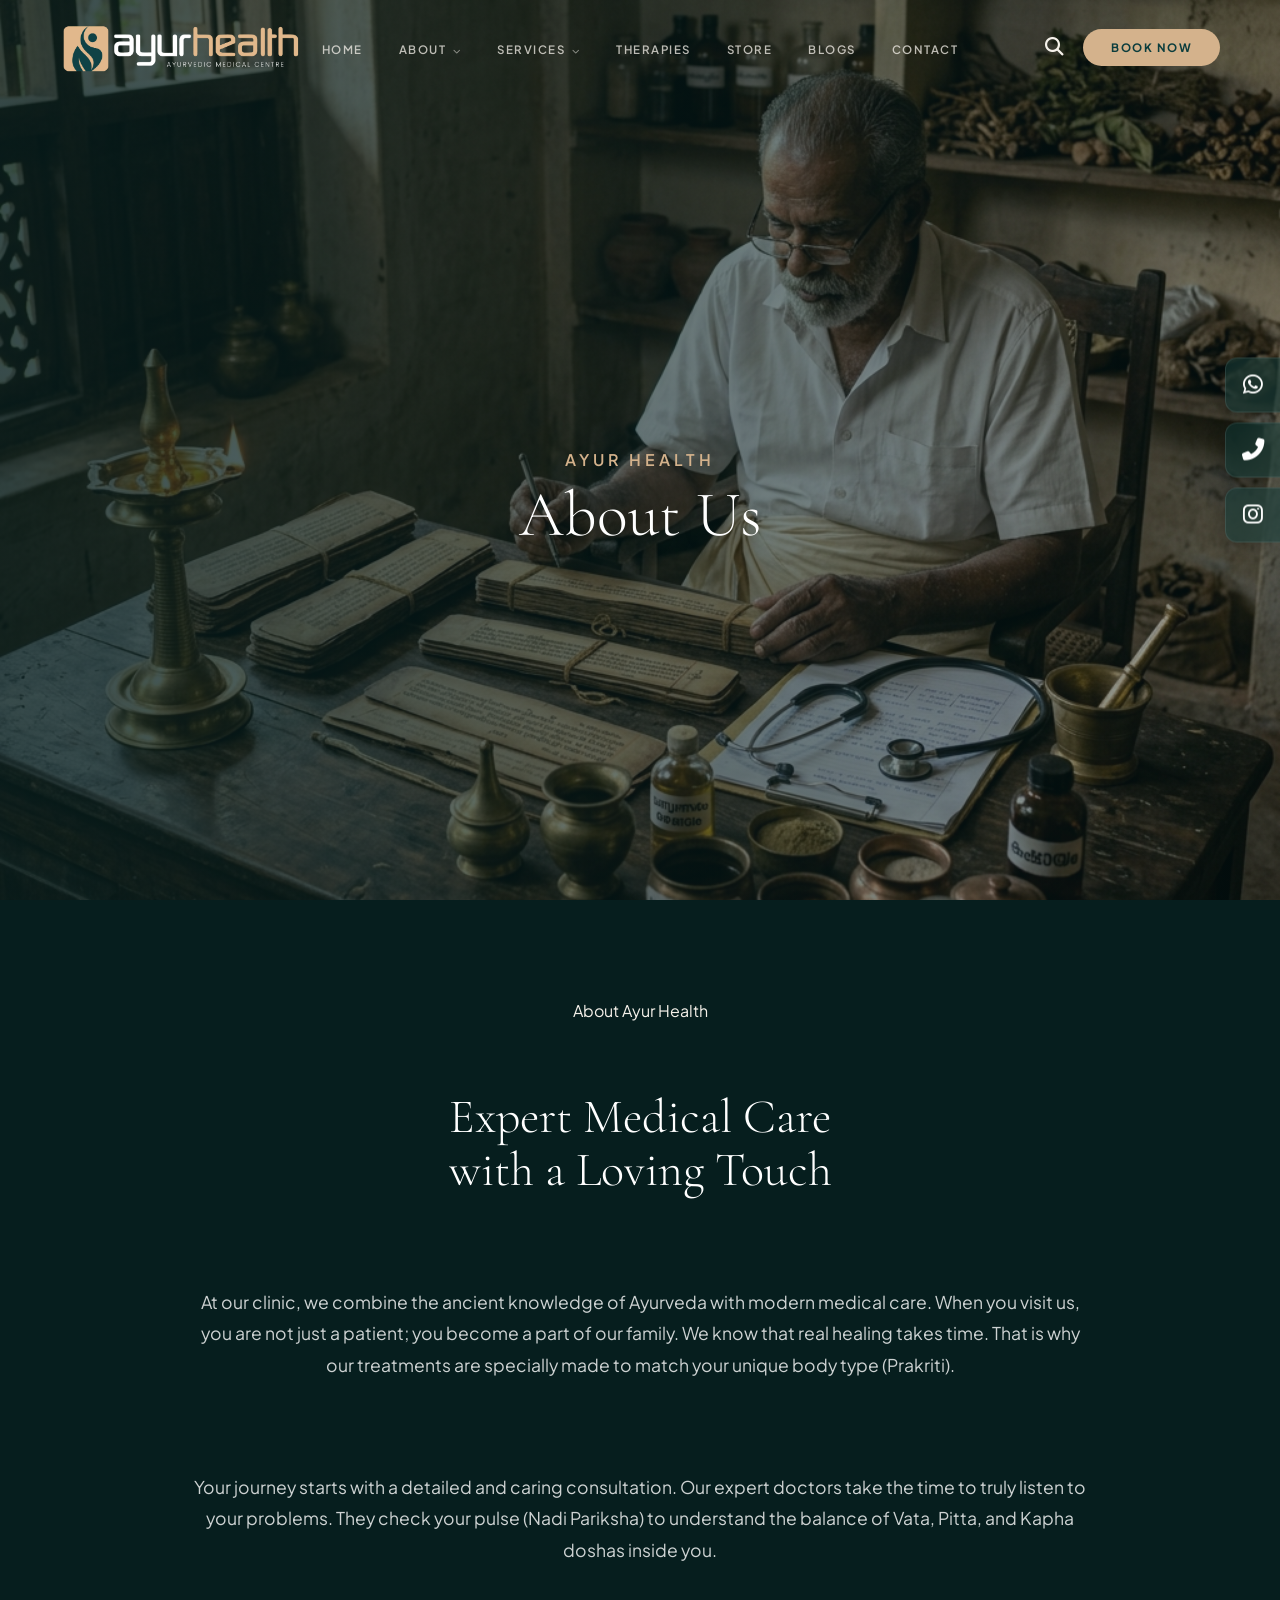
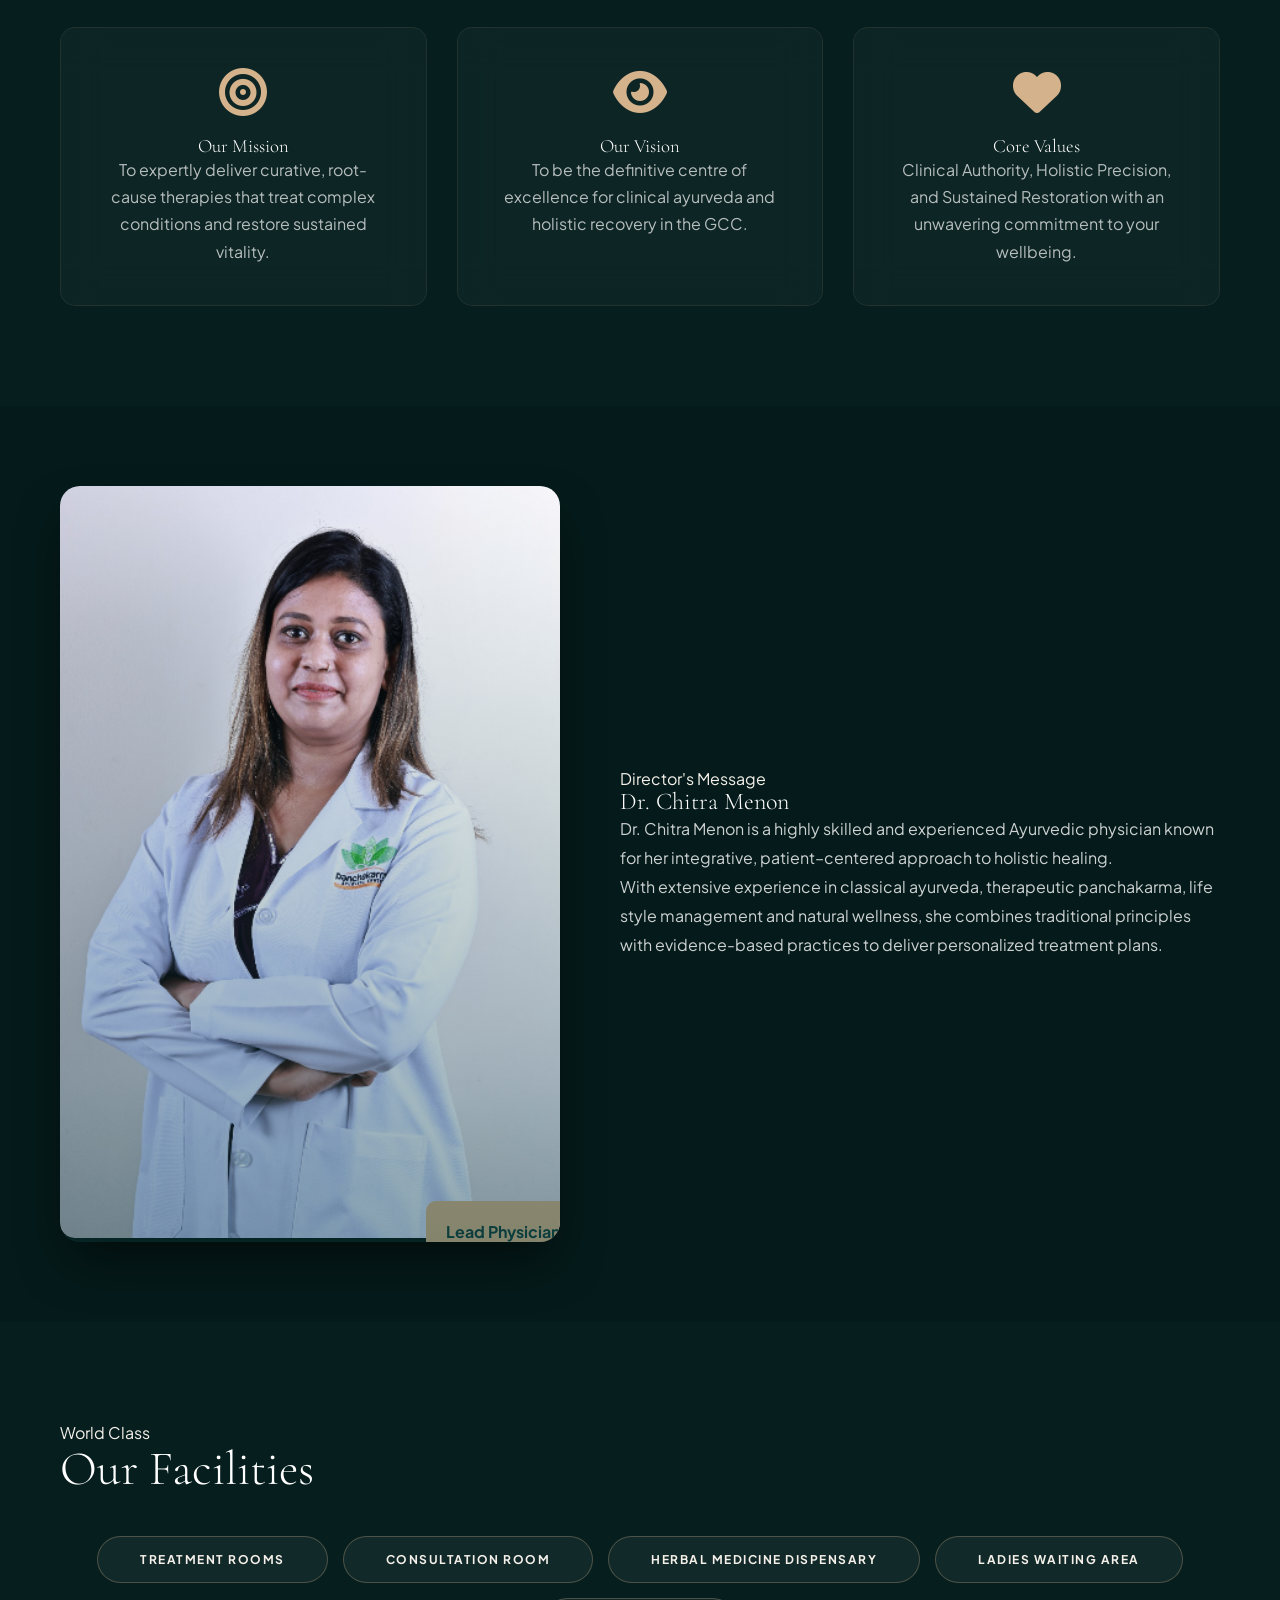
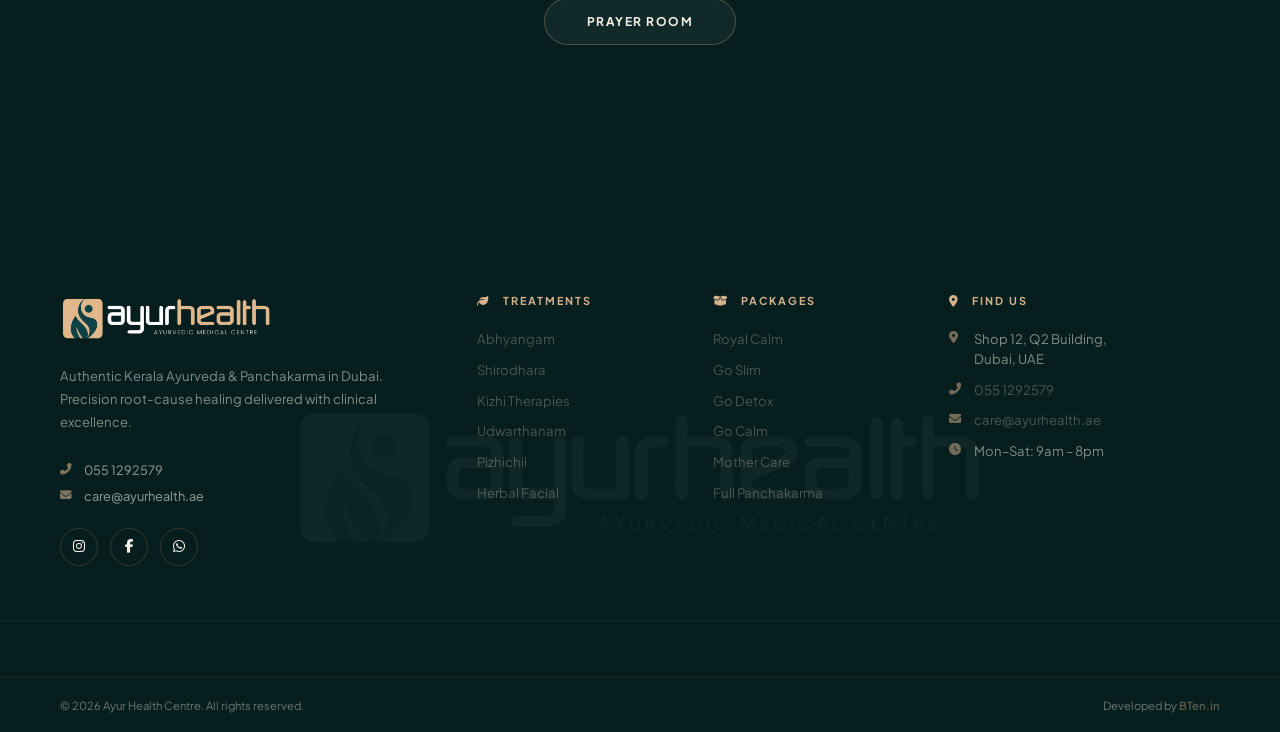
<file: about-us.html>
<!DOCTYPE html>
<html lang="en">
<head>
    <meta charset="UTF-8">
    <meta name="viewport" content="width=device-width, initial-scale=1.0">
    <title>About Us | Ayur Health</title>
    <meta name="description" content="Authentic clinical Ayurveda & Panchakarma in Dubai. Precision restoration, profound vitality. Browse our treatments and packages.">
    <link rel="icon" type="image/svg+xml" href="data:image/svg+xml,%3Csvg xmlns='http://www.w3.org/2000/svg' viewBox='0 0 100 100'%3E%3Cpath fill='%23d4b28c' d='M50 0C50 0 10 30 10 70C10 90 30 100 50 100C70 100 90 90 90 70C90 30 50 0 50 0ZM50 85C35 85 25 75 25 60C25 40 50 15 50 15C50 15 75 40 75 60C75 75 65 85 50 85Z'/%3E%3C/svg%3E">
    <link rel="preconnect" href="https://fonts.googleapis.com">
    <link rel="stylesheet" href="https://fonts.googleapis.com/css2?family=Cormorant+Garamond:ital,wght@0,300;0,500;0,700;1,400&family=Plus+Jakarta+Sans:wght@300;400;500;600;700&display=swap">
    <link rel="stylesheet" href="https://cdnjs.cloudflare.com/ajax/libs/font-awesome/6.4.0/css/all.min.css">
    <link rel="stylesheet" href="css/style.css">
</head>
<body>

<!-- ===== HEADER — CENTERED NAV ===== -->
<header id="main-header">
    <a href="index.html" class="logo-link">
        <img src="assets/logo.webp" alt="Ayur Health – Ayurvedic Medical Centre" class="logo-img">
    </a>
    <nav class="nav-center">
        <ul class="nav-links">
            <li><a href="index.html">Home</a></li>
            <li class="dropdown">
                <a href="about-us.html">About <i class="fas fa-chevron-down" style="font-size:0.65em; margin-left:3px; opacity:0.7;"></i></a>
                <ul class="dropdown-menu">
                    <li><a href="about-us.html">Our Story</a></li>
                    <li><a href="specialties.html">Our Specialties</a></li>
                    <li><a href="about-us.html#doctors">Our Doctors</a></li>
                    <li><a href="about-us.html#facilities">Our Facilities</a></li>
                </ul>
            </li>
            <li class="dropdown">
                <a href="treatments.html">Services <i class="fas fa-chevron-down" style="font-size:0.65em; margin-left:3px; opacity:0.7;"></i></a>
                <ul class="dropdown-menu">
                    <li><a href="treatments.html">Ayurveda Consultation</a></li>
                    <li><a href="treatments.html">Curative Therapies</a></li>
                    <li><a href="treatments.html">Panchakarma</a></li>
                    <li><a href="treatments.html">Wellness Treatments</a></li>
                    <li><a href="specialties.html">Women's Health</a></li>
                </ul>
            </li>
            <li><a href="treatments.html">Therapies</a></li>
            <li><a href="products.html">Store</a></li>
            <li><a href="blog.html">Blogs</a></li>
            <li><a href="contact.html">Contact</a></li>
        </ul>
    </nav>
    <div class="nav-right" style="display:flex; align-items:center; gap:20px;">
        <div class="header-search">
            <button class="search-toggle" onclick="document.getElementById('top-search').classList.toggle('active')" aria-label="Search"><i class="fas fa-search"></i></button>
            <form id="top-search" class="search-form" action="products.html" method="GET">
                <input type="text" name="q" placeholder="Search Ayurveda..." required>
                <button type="submit"><i class="fas fa-arrow-right"></i></button>
            </form>
        </div>
        <button class="mobile-toggle" onclick="document.querySelector('.nav-center').classList.toggle('active')" aria-label="Menu" style="background:transparent; border:none; color:var(--cream); font-size:1.4rem; cursor:pointer; display:none;"><i class="fas fa-bars"></i></button>
        <a href="javascript:void(0)" onclick="openEnquiry('General Booking')" class="connect-pill">Book Now</a>
    </div>
</header>

<!-- ===== HERO ===== -->

    <section class="hero" style="min-height: 25vh; align-items:center; padding-top:100px; background: url('assets/kerala_consultation.png') center/cover no-repeat; position: relative;">
        <!-- Dark overlay -->
        <div style="position:absolute; top:0; left:0; width:100%; height:100%; background: linear-gradient(to right, rgba(6,30,30,0.8), rgba(6,30,30,0.4)); z-index:1;"></div>
        <div class="hero-watermark" aria-hidden="true" style="opacity:0.04; font-size:12vw; white-space:nowrap; top:50%; text-shadow:none;">ABOUT US</div>
        <div class="container" style="position:relative; z-index:10; text-align:center;">
            <p style="color:var(--accent); font-weight:600; letter-spacing:4px; text-transform:uppercase; margin-bottom:10px;">Ayur Health</p>
            <h1 style="color:var(--white); font-size:4rem; margin:0; text-shadow: 0 5px 20px rgba(0,0,0,0.3);">About Us</h1>
        </div>
    </section>
    
<!-- Notice: NO inline background: #fff! We let it be dark (var(--primary)) by default! -->
<section style="padding: 100px 0;">
    <div class="container">
        <div class="about-grid" style="grid-template-columns: 1fr; max-width: 900px; margin: 0 auto; text-align: center;">
            <span class="label">About Ayur Health</span>
            <h2 style="font-size:3rem; margin-bottom:20px; color:var(--white);">Expert Medical Care <br>with a Loving Touch</h2>
            <p style="font-size:1.1rem; line-height:1.8; color:rgba(255,255,255,0.8); margin-bottom:20px;">At our clinic, we combine the ancient knowledge of Ayurveda with modern medical care. When you visit us, you are not just a patient; you become a part of our family. We know that real healing takes time. That is why our treatments are specially made to match your unique body type (Prakriti).</p>
            <p style="font-size:1.1rem; line-height:1.8; color:rgba(255,255,255,0.8);">Your journey starts with a detailed and caring consultation. Our expert doctors take the time to truly listen to your problems. They check your pulse (Nadi Pariksha) to understand the balance of Vata, Pitta, and Kapha doshas inside you.</p>
        </div>
        
        <div class="mission-vision-grid" style="display:grid; grid-template-columns: repeat(auto-fit, minmax(300px, 1fr)); gap:30px; margin-top:60px;">
            <div style="background:rgba(255,255,255,0.03); backdrop-filter:blur(20px); -webkit-backdrop-filter:blur(20px); border:1px solid rgba(212,178,140,0.1); padding:40px; border-radius:15px; text-align:center;">
                <i class="fas fa-bullseye" style="font-size:3rem; color:var(--accent); margin-bottom:20px;"></i>
                <h3 style="color:var(--white);">Our Mission</h3>
                <p style="color:rgba(255,255,255,0.7); line-height:1.7;">To expertly deliver curative, root-cause therapies that treat complex conditions and restore sustained vitality.</p>
            </div>
            <div style="background:rgba(255,255,255,0.03); backdrop-filter:blur(20px); -webkit-backdrop-filter:blur(20px); border:1px solid rgba(212,178,140,0.1); padding:40px; border-radius:15px; text-align:center;">
                <i class="fas fa-eye" style="font-size:3rem; color:var(--accent); margin-bottom:20px;"></i>
                <h3 style="color:var(--white);">Our Vision</h3>
                <p style="color:rgba(255,255,255,0.7); line-height:1.7;">To be the definitive centre of excellence for clinical ayurveda and holistic recovery in the GCC.</p>
            </div>
            <div style="background:rgba(255,255,255,0.03); backdrop-filter:blur(20px); -webkit-backdrop-filter:blur(20px); border:1px solid rgba(212,178,140,0.1); padding:40px; border-radius:15px; text-align:center;">
                <i class="fas fa-heart" style="font-size:3rem; color:var(--accent); margin-bottom:20px;"></i>
                <h3 style="color:var(--white);">Core Values</h3>
                <p style="color:rgba(255,255,255,0.7); line-height:1.7;">Clinical Authority, Holistic Precision, and Sustained Restoration with an unwavering commitment to your wellbeing.</p>
            </div>
        </div>
    </div>
</section>

<section id="doctors" style="padding: 80px 0; background:rgba(0,0,0,0.15);">
    <div class="container">
        <div class="about-grid" style="align-items: center; gap: 60px;">
            <div class="about-img-wrap" style="position:relative;">
                <img src="assets/dr-chitra.png" alt="Dr. Chitra Menon" style="width:100%; border-radius:15px; box-shadow: 0 20px 40px rgba(0,0,0,0.3);">
                <div style="position:absolute; bottom:-20px; right:-20px; background:var(--accent); color:var(--primary); padding:20px; border-radius:10px; font-weight:bold;">Lead Physician</div>
            </div>
            <div class="about-content">
                <span class="label">Director's Message</span>
                <h2 style="color:var(--white);">Dr. Chitra Menon</h2>
                <p style="color:rgba(255,255,255,0.8); line-height:1.8;">Dr. Chitra Menon is a highly skilled and experienced Ayurvedic physician known for her integrative, patient–centered approach to holistic healing.</p>
                <p style="color:rgba(255,255,255,0.8); line-height:1.8;">With extensive experience in classical ayurveda, therapeutic panchakarma, life style management and natural wellness, she combines traditional principles with evidence-based practices to deliver personalized treatment plans.</p>
            </div>
        </div>
    </div>
</section>

<section id="facilities" style="padding: 100px 0;">
    <div class="container text-center">
        <span class="label">World Class</span>
        <h2 style="color:var(--white); margin-bottom:40px; font-size:3rem;">Our Facilities</h2>
        <div style="display:flex; flex-wrap:wrap; justify-content:center; gap:15px;">
            <span class="btn-primary" style="background:rgba(255,255,255,0.05); color:var(--cream); border:1px solid rgba(212,178,140,0.3);">Treatment Rooms</span>
            <span class="btn-primary" style="background:rgba(255,255,255,0.05); color:var(--cream); border:1px solid rgba(212,178,140,0.3);">Consultation Room</span>
            <span class="btn-primary" style="background:rgba(255,255,255,0.05); color:var(--cream); border:1px solid rgba(212,178,140,0.3);">Herbal Medicine Dispensary</span>
            <span class="btn-primary" style="background:rgba(255,255,255,0.05); color:var(--cream); border:1px solid rgba(212,178,140,0.3);">Ladies Waiting Area</span>
            <span class="btn-primary" style="background:rgba(255,255,255,0.05); color:var(--cream); border:1px solid rgba(212,178,140,0.3);">Prayer Room</span>
        </div>
    </div>
</section>


<!-- ===== FOOTER ===== -->
<div class="footer-wave-top">
    <svg xmlns="http://www.w3.org/2000/svg" viewBox="0 0 1440 80" preserveAspectRatio="none" style="display:block;">
        <path d="M0,40 C240,80 480,0 720,40 C960,80 1200,10 1440,40 L1440,80 L0,80 Z" fill="#061e1e"/>
    </svg>
</div>
<footer class="site-footer">

    <!-- Logo Watermark -->
    <div class="footer-watermark">
        <img src="assets/logo.webp" alt="" aria-hidden="true">
    </div>

    <div class="footer-main">
        <div class="container footer-inner">

            <!-- Brand Column -->
            <div class="footer-brand">
                <a href="index.html" class="logo-link" style="display:inline-block; margin-bottom: 22px;">
                    <img src="assets/logo.webp" alt="Ayur Health" class="logo-img" style="height: 44px;">
                </a>
                <p class="footer-desc">Authentic Kerala Ayurveda &amp; Panchakarma in Dubai. Precision root-cause healing delivered with clinical excellence.</p>
                <div class="footer-contact-quick">
                    <a href="tel:0551292579"><i class="fas fa-phone-alt"></i> 055 1292579</a>
                    <a href="mailto:care@ayurhealth.ae"><i class="fas fa-envelope"></i> care@ayurhealth.ae</a>
                </div>
                <div class="social-links">
                    <a href="#" aria-label="Instagram"><i class="fab fa-instagram"></i></a>
                    <a href="#" aria-label="Facebook"><i class="fab fa-facebook-f"></i></a>
                    <a href="#" aria-label="WhatsApp"><i class="fab fa-whatsapp"></i></a>
                </div>
            </div>

            <!-- Treatments Column -->
            <div class="footer-col">
                <h4><i class="fas fa-leaf footer-col-icon"></i> Treatments</h4>
                <ul>
                    <li><a href="#treatments">Abhyangam</a></li>
                    <li><a href="#treatments">Shirodhara</a></li>
                    <li><a href="#treatments">Kizhi Therapies</a></li>
                    <li><a href="#treatments">Udwarthanam</a></li>
                    <li><a href="#treatments">Pizhichil</a></li>
                    <li><a href="#treatments">Herbal Facial</a></li>
                </ul>
            </div>

            <!-- Packages Column -->
            <div class="footer-col">
                <h4><i class="fas fa-box-open footer-col-icon"></i> Packages</h4>
                <ul>
                    <li><a href="#packages">Royal Calm</a></li>
                    <li><a href="#packages">Go Slim</a></li>
                    <li><a href="#packages">Go Detox</a></li>
                    <li><a href="#packages">Go Calm</a></li>
                    <li><a href="#packages">Mother Care</a></li>
                    <li><a href="#packages">Full Panchakarma</a></li>
                </ul>
            </div>

            <!-- Contact Column -->
            <div class="footer-col">
                <h4><i class="fas fa-map-marker-alt footer-col-icon"></i> Find Us</h4>
                <ul class="footer-contact">
                    <li><i class="fas fa-map-marker-alt"></i>Shop 12, Q2 Building,<br>Dubai, UAE</li>
                    <li><i class="fas fa-phone-alt"></i><a href="tel:0551292579">055 1292579</a></li>
                    <li><i class="fas fa-envelope"></i><a href="mailto:care@ayurhealth.ae">care@ayurhealth.ae</a></li>
                    <li><i class="fas fa-clock"></i>Mon–Sat: 9am – 8pm</li>
                </ul>
            </div>

        </div>
    </div>

    <!-- Footer Bottom Bar -->
    <div class="footer-bottom">
        <div class="container footer-bottom-inner">
            <p>&copy; 2026 Ayur Health Centre. All rights reserved.</p>
            <p class="footer-credit">Developed by <a href="https://bten.in" target="_blank" rel="noopener">BTen.in</a></p>
        </div>
    </div>

</footer>

<script>
    // ======= CAROUSEL =======
    function moveCarousel(trackId, direction) {
        const track = document.getElementById(trackId);
        if (!track || !track.children.length) return;
        const gap = 24;
        const cardWidth = track.children[0].offsetWidth + gap;
        const visibleCount = Math.max(1, Math.round(track.parentElement.offsetWidth / cardWidth));
        const maxScroll = Math.max(0, (track.children.length - visibleCount) * cardWidth);
        let cur = parseFloat(track.dataset.scroll || 0) + direction * cardWidth;
        cur = Math.max(0, Math.min(cur, maxScroll));
        track.style.transform = `translateX(-${cur}px)`;
        track.dataset.scroll = cur;
    }

    // ======= MODAL =======
    function openEnquiry(service, price = '') {
        document.getElementById('enq-service').value = service;
        document.getElementById('service-display').value = price ? `${service} — ${price}` : service;
        document.getElementById('enquiry-modal').classList.add('active');
        document.body.style.overflow = 'hidden';
    }
    function closeEnquiry(e) {
        const m = document.getElementById('enquiry-modal');
        if (!e || e.target === m || e.target.classList.contains('modal-close')) {
            m.classList.remove('active');
            document.body.style.overflow = '';
        }
    }
    function submitEnquiry(e) {
        e.preventDefault();
        const btn = e.target.querySelector('.submit-btn');
        const orig = btn.innerHTML;
        btn.innerHTML = '<i class="fas fa-check"></i> Sent!';
        btn.style.background = '#2a9d8f';
        setTimeout(() => { closeEnquiry(); e.target.reset(); btn.innerHTML = orig; btn.style.background = ''; }, 2500);
    }

    // ======= PARTICLES =======
    function initParticles(canvasId, color, count) {
        const canvas = document.getElementById(canvasId);
        if (!canvas) return;
        const ctx = canvas.getContext('2d');
        let W, H, dots = [];
        function resize() {
            W = canvas.width = canvas.offsetWidth;
            H = canvas.height = canvas.offsetHeight;
        }
        function makeDot() {
            return {
                x: Math.random() * W,
                y: Math.random() * H,
                r: Math.random() * 1.8 + 0.4,
                vx: (Math.random() - 0.5) * 0.3,
                vy: (Math.random() - 0.5) * 0.3,
                a: Math.random() * 0.5 + 0.15
            };
        }
        resize();
        for (let i = 0; i < count; i++) dots.push(makeDot());
        window.addEventListener('resize', resize);
        function draw() {
            ctx.clearRect(0, 0, W, H);
            dots.forEach(d => {
                d.x += d.vx; d.y += d.vy;
                if (d.x < 0) d.x = W; if (d.x > W) d.x = 0;
                if (d.y < 0) d.y = H; if (d.y > H) d.y = 0;
                ctx.beginPath();
                ctx.arc(d.x, d.y, d.r, 0, Math.PI * 2);
                ctx.fillStyle = color.replace('A', d.a.toFixed(2));
                ctx.fill();
            });
            requestAnimationFrame(draw);
        }
        draw();
    }

    // ======= INIT =======
    document.addEventListener('DOMContentLoaded', () => {
        // Header scroll
        const header = document.getElementById('main-header');
        const checkScroll = () => header.classList.toggle('scrolled', window.scrollY > 60);
        window.addEventListener('scroll', checkScroll);
        checkScroll();

        // Filter tabs
        document.querySelectorAll('.tab-btn').forEach(btn => {
            btn.addEventListener('click', () => {
                document.querySelectorAll('.tab-btn').forEach(b => b.classList.remove('active'));
                btn.classList.add('active');
                const f = btn.dataset.filter;
                document.querySelectorAll('.treatment-card').forEach(c => {
                    c.style.display = (f === 'all' || c.dataset.cat === f) ? 'flex' : 'none';
                });
            });
        });

        // Counter animation
        const counters = document.querySelectorAll('.counter');
        new IntersectionObserver(entries => {
            entries.forEach(entry => {
                if (entry.isIntersecting && !entry.target.dataset.counted) {
                    entry.target.dataset.counted = '1';
                    counters.forEach(c => {
                        const target = +c.dataset.val;
                        let n = 0, inc = target / 50;
                        const tick = () => { n = Math.min(n + inc, target); c.innerText = Math.ceil(n); if (n < target) requestAnimationFrame(tick); };
                        tick();
                    });
                }
            });
        }, { threshold: 0.5 }).observe(document.querySelector('.hero-stats') || document.body);

        // Reveal on scroll
        const ro = new IntersectionObserver(entries => {
            entries.forEach(e => { if (e.isIntersecting) { e.target.classList.add('visible'); ro.unobserve(e.target); } });
        }, { threshold: 0.08 });
        document.querySelectorAll(
            '.about-section .about-grid > *, .specstrip-header > *, .spec-card, ' +
            '.treatments-section .section-head > *, .treatment-card, ' +
            '.packages-section .section-head > *, .package-card, ' +
            '.testi-header > *, .testi-card, .blog-header > *, .blog-card'
        ).forEach((el, i) => {
            el.classList.add('reveal-up');
            if (el.closest('.carousel-track')) el.style.transitionDelay = `${(i % 3) * 0.1}s`;
            ro.observe(el);
        });

        // Particles on hero canvas
        initParticles('heroParticles', 'rgba(212,178,140,A)', 60);
    });
</script>

<!-- ===== STICKY CONTACT WIDGETS ===== -->
<div class="sticky-widgets">
    <a href="https://wa.me/971551292579" class="widget wa" target="_blank" aria-label="WhatsApp">
        <i class="fab fa-whatsapp"></i>
        <span>WhatsApp</span>
    </a>
    <a href="tel:0551292579" class="widget call" aria-label="Call Now">
        <i class="fas fa-phone-alt"></i>
        <span>Call Now</span>
    </a>
    <a href="https://instagram.com/ayurhealthdubai" class="widget insta" target="_blank" aria-label="Instagram">
        <i class="fab fa-instagram"></i>
        <span>Instagram</span>
    </a>
</div>

</body>
</html>
</file>
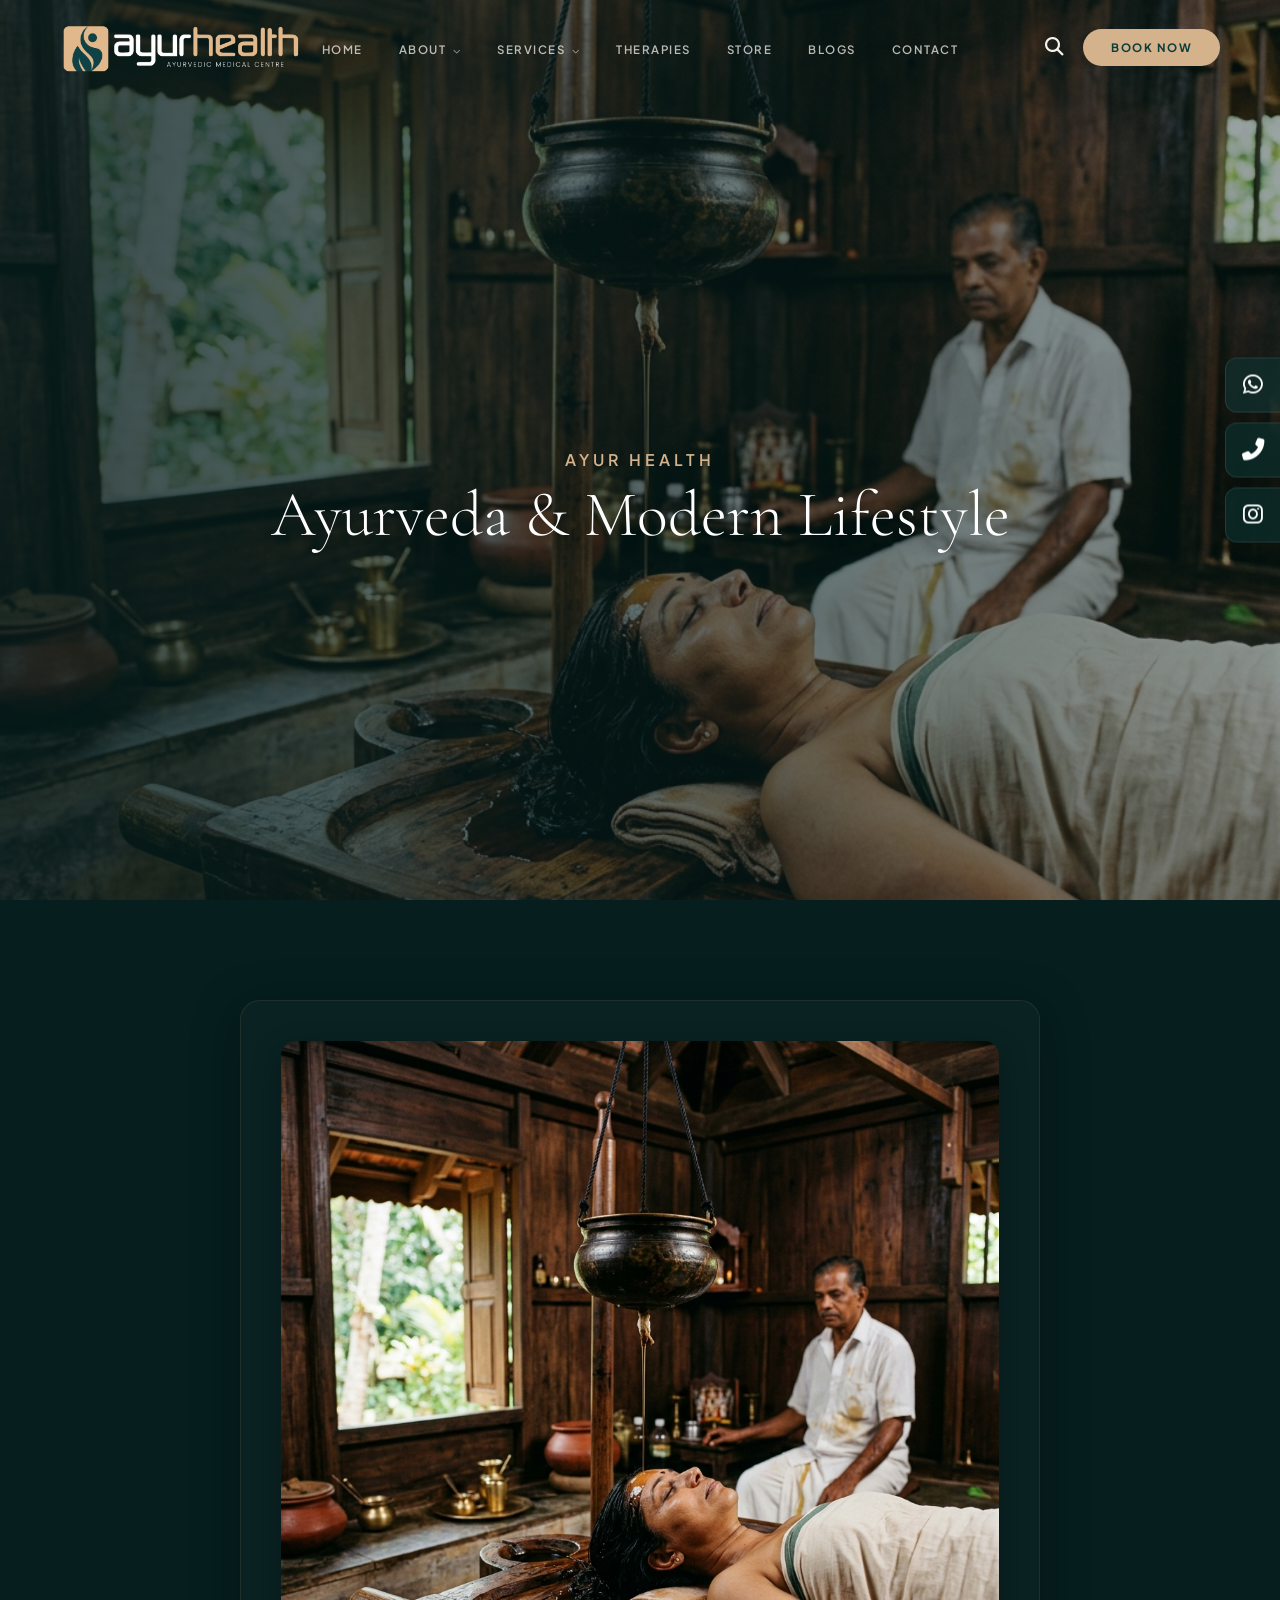
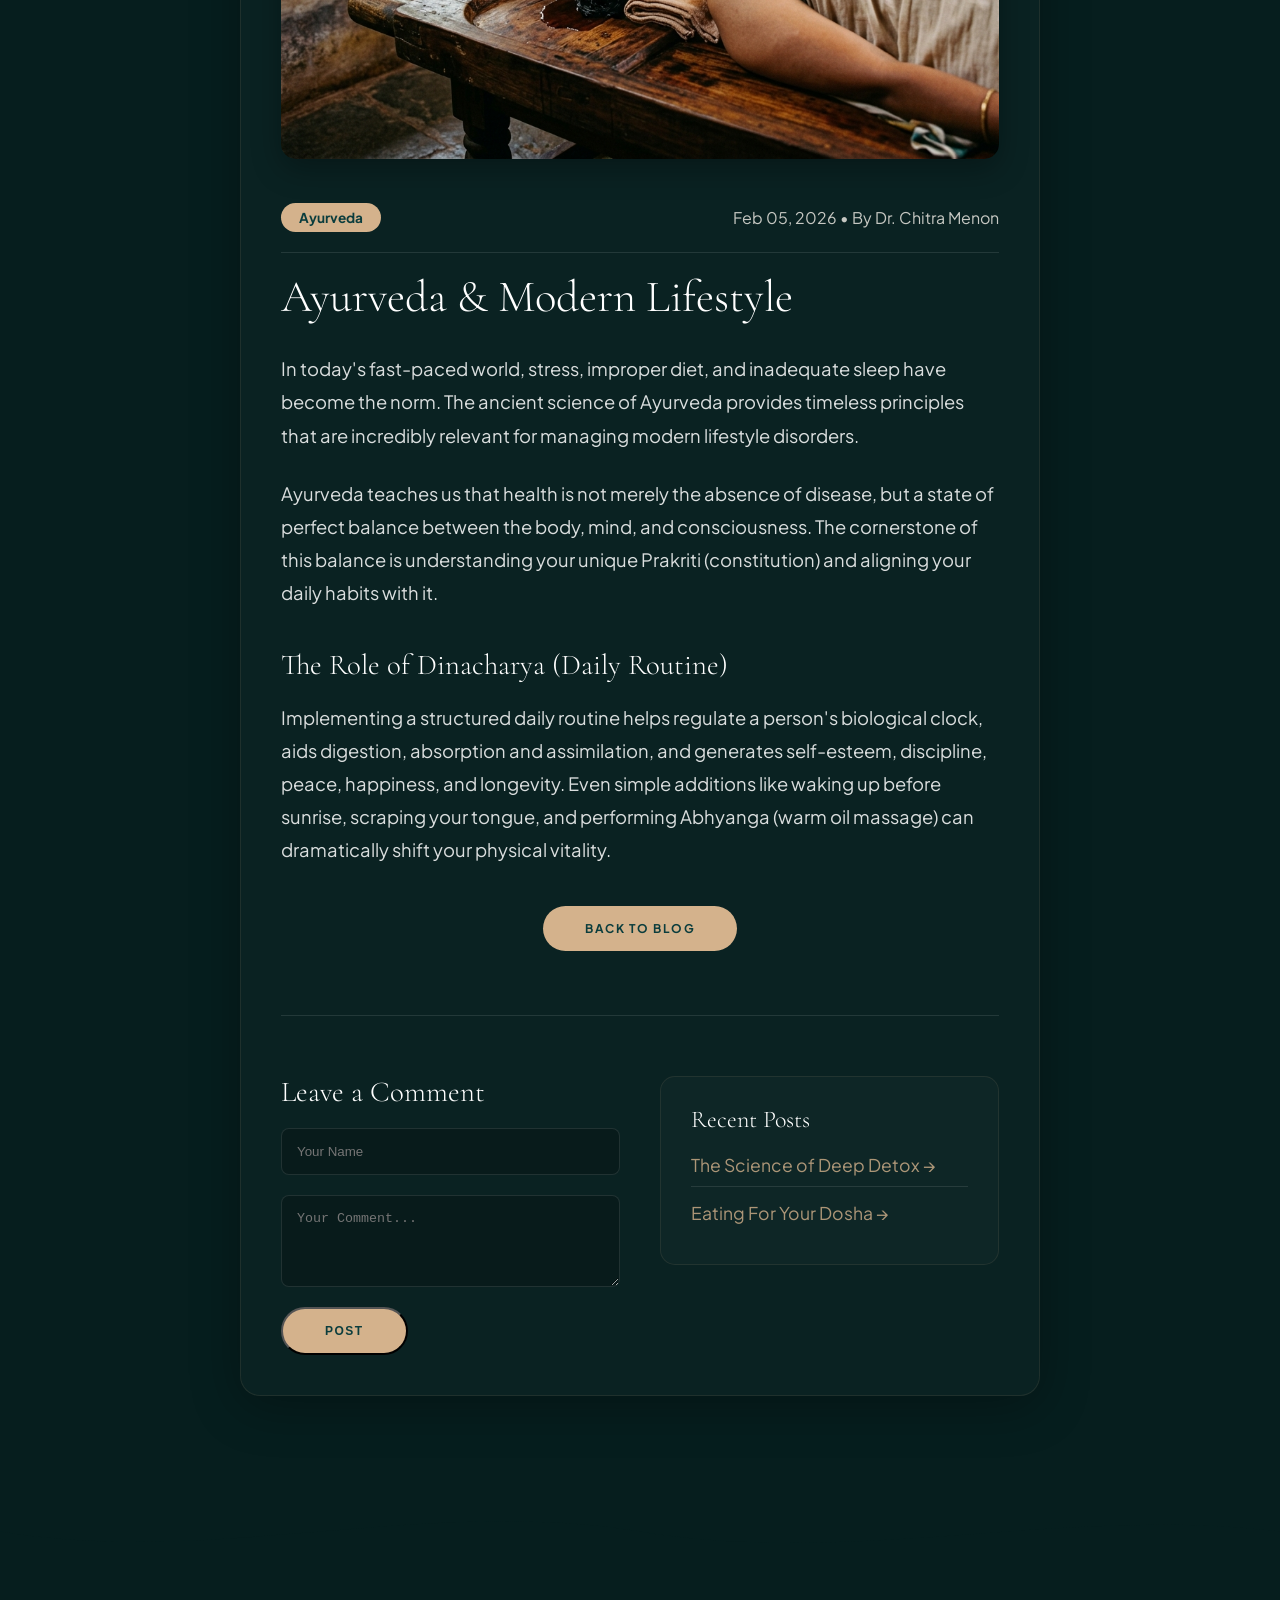
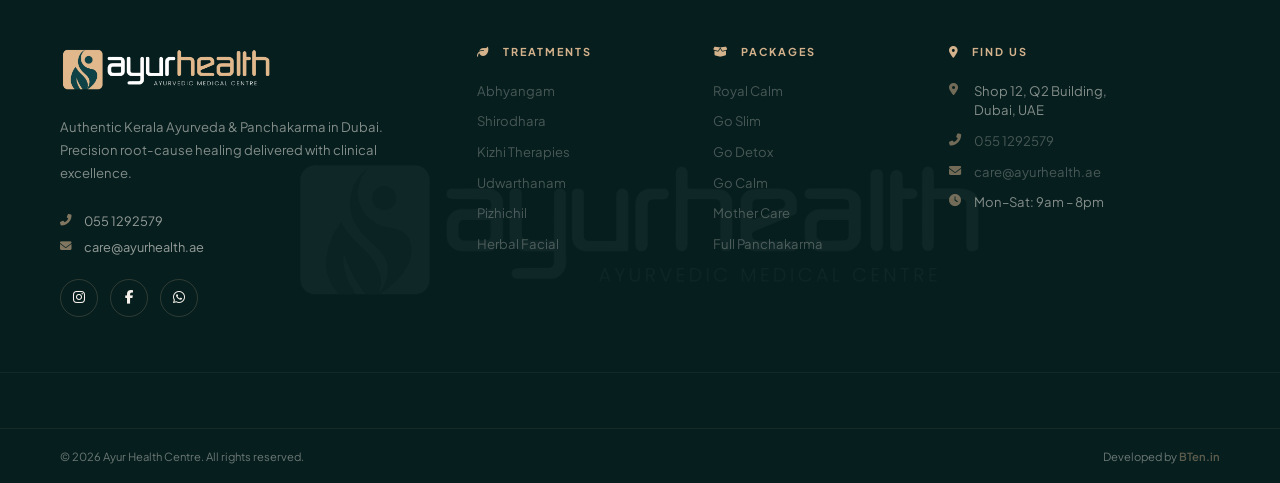
<file: blog-post.html>
<!DOCTYPE html>
<html lang="en">
<head>
    <meta charset="UTF-8">
    <meta name="viewport" content="width=device-width, initial-scale=1.0">
    <title>Ayurveda & Modern Lifestyle | Ayur Health</title>
    <meta name="description" content="Authentic clinical Ayurveda & Panchakarma in Dubai. Precision restoration, profound vitality. Browse our treatments and packages.">
    <link rel="icon" type="image/svg+xml" href="data:image/svg+xml,%3Csvg xmlns='http://www.w3.org/2000/svg' viewBox='0 0 100 100'%3E%3Cpath fill='%23d4b28c' d='M50 0C50 0 10 30 10 70C10 90 30 100 50 100C70 100 90 90 90 70C90 30 50 0 50 0ZM50 85C35 85 25 75 25 60C25 40 50 15 50 15C50 15 75 40 75 60C75 75 65 85 50 85Z'/%3E%3C/svg%3E">
    <link rel="preconnect" href="https://fonts.googleapis.com">
    <link rel="stylesheet" href="https://fonts.googleapis.com/css2?family=Cormorant+Garamond:ital,wght@0,300;0,500;0,700;1,400&family=Plus+Jakarta+Sans:wght@300;400;500;600;700&display=swap">
    <link rel="stylesheet" href="https://cdnjs.cloudflare.com/ajax/libs/font-awesome/6.4.0/css/all.min.css">
    <link rel="stylesheet" href="css/style.css">
</head>
<body>

<!-- ===== HEADER — CENTERED NAV ===== -->
<header id="main-header">
    <a href="index.html" class="logo-link">
        <img src="assets/logo.webp" alt="Ayur Health – Ayurvedic Medical Centre" class="logo-img">
    </a>
    <nav class="nav-center">
        <ul class="nav-links">
            <li><a href="index.html">Home</a></li>
            <li class="dropdown">
                <a href="about-us.html">About <i class="fas fa-chevron-down" style="font-size:0.65em; margin-left:3px; opacity:0.7;"></i></a>
                <ul class="dropdown-menu">
                    <li><a href="about-us.html">Our Story</a></li>
                    <li><a href="specialties.html">Our Specialties</a></li>
                    <li><a href="about-us.html#doctors">Our Doctors</a></li>
                    <li><a href="about-us.html#facilities">Our Facilities</a></li>
                </ul>
            </li>
            <li class="dropdown">
                <a href="treatments.html">Services <i class="fas fa-chevron-down" style="font-size:0.65em; margin-left:3px; opacity:0.7;"></i></a>
                <ul class="dropdown-menu">
                    <li><a href="treatments.html">Ayurveda Consultation</a></li>
                    <li><a href="treatments.html">Curative Therapies</a></li>
                    <li><a href="treatments.html">Panchakarma</a></li>
                    <li><a href="treatments.html">Wellness Treatments</a></li>
                    <li><a href="specialties.html">Women's Health</a></li>
                </ul>
            </li>
            <li><a href="treatments.html">Therapies</a></li>
            <li><a href="products.html">Store</a></li>
            <li><a href="blog.html">Blogs</a></li>
            <li><a href="contact.html">Contact</a></li>
        </ul>
    </nav>
    <div class="nav-right" style="display:flex; align-items:center; gap:20px;">
        <div class="header-search">
            <button class="search-toggle" onclick="document.getElementById('top-search').classList.toggle('active')" aria-label="Search"><i class="fas fa-search"></i></button>
            <form id="top-search" class="search-form" action="products.html" method="GET">
                <input type="text" name="q" placeholder="Search Ayurveda..." required>
                <button type="submit"><i class="fas fa-arrow-right"></i></button>
            </form>
        </div>
        <button class="mobile-toggle" onclick="document.querySelector('.nav-center').classList.toggle('active')" aria-label="Menu" style="background:transparent; border:none; color:var(--cream); font-size:1.4rem; cursor:pointer; display:none;"><i class="fas fa-bars"></i></button>
        <a href="javascript:void(0)" onclick="openEnquiry('General Booking')" class="connect-pill">Book Now</a>
    </div>
</header>

<!-- ===== HERO ===== -->

    <section class="hero" style="min-height: 25vh; align-items:center; padding-top:100px; background: url('assets/kerala_shirodhara.png') center/cover no-repeat; position: relative;">
        <!-- Dark overlay -->
        <div style="position:absolute; top:0; left:0; width:100%; height:100%; background: linear-gradient(to right, rgba(6,30,30,0.8), rgba(6,30,30,0.4)); z-index:1;"></div>
        <div class="hero-watermark" aria-hidden="true" style="opacity:0.04; font-size:12vw; white-space:nowrap; top:50%; text-shadow:none;">AYURVEDA & MODERN LIFESTYLE</div>
        <div class="container" style="position:relative; z-index:10; text-align:center;">
            <p style="color:var(--accent); font-weight:600; letter-spacing:4px; text-transform:uppercase; margin-bottom:10px;">Ayur Health</p>
            <h1 style="color:var(--white); font-size:4rem; margin:0; text-shadow: 0 5px 20px rgba(0,0,0,0.3);">Ayurveda & Modern Lifestyle</h1>
        </div>
    </section>
    
<section style="padding: 100px 0;">
    <div class="container">
        <article style="max-width: 800px; margin: 0 auto; background:rgba(255,255,255,0.02); padding:40px; border-radius:20px; border:1px solid rgba(212,178,140,0.1); box-shadow:0 10px 50px rgba(0,0,0,0.3);">
            <img src="assets/kerala_shirodhara.png" alt="Blog Image" style="width:100%; border-radius:15px; margin-bottom:40px; box-shadow:0 10px 30px rgba(0,0,0,0.3);">
            <div style="display:flex; justify-content:space-between; align-items:center; margin-bottom:20px; border-bottom:1px solid rgba(255,255,255,0.1); padding-bottom:20px;">
                <span style="background:var(--accent); color:var(--primary); padding:6px 18px; border-radius:20px; font-weight:bold; font-size:0.85rem;">Ayurveda</span>
                <span style="color:var(--cream); opacity:0.8;">Feb 05, 2026 • By Dr. Chitra Menon</span>
            </div>
            <h2 style="color:var(--white); font-size:2.8rem; margin-bottom:30px;">Ayurveda & Modern Lifestyle</h2>
            <p style="font-size:1.15rem; line-height:1.8; color:rgba(255,255,255,0.85); margin-bottom:25px;">In today's fast-paced world, stress, improper diet, and inadequate sleep have become the norm. The ancient science of Ayurveda provides timeless principles that are incredibly relevant for managing modern lifestyle disorders.</p>
            <p style="font-size:1.15rem; line-height:1.8; color:rgba(255,255,255,0.85); margin-bottom:25px;">Ayurveda teaches us that health is not merely the absence of disease, but a state of perfect balance between the body, mind, and consciousness. The cornerstone of this balance is understanding your unique Prakriti (constitution) and aligning your daily habits with it.</p>
            <h3 style="color:var(--white); margin:40px 0 20px; font-size:1.8rem;">The Role of Dinacharya (Daily Routine)</h3>
            <p style="font-size:1.15rem; line-height:1.8; color:rgba(255,255,255,0.85); margin-bottom:25px;">Implementing a structured daily routine helps regulate a person's biological clock, aids digestion, absorption and assimilation, and generates self-esteem, discipline, peace, happiness, and longevity. Even simple additions like waking up before sunrise, scraping your tongue, and performing Abhyanga (warm oil massage) can dramatically shift your physical vitality.</p>
            <div style="margin-top:40px; text-align:center;">
                <a href="blog.html" class="btn-primary" style="display:inline-block;">Back to Blog</a>
            </div>
            
            <hr style="border:none; border-top:1px solid rgba(255,255,255,0.1); margin:60px 0;">
            
            <div style="display:grid; grid-template-columns: repeat(auto-fit, minmax(250px, 1fr)); gap:40px;">
                <!-- Comments -->
                <div>
                    <h3 style="color:var(--white); font-size:1.8rem; margin-bottom:20px;">Leave a Comment</h3>
                    <form style="display:flex; flex-direction:column; gap:20px;" onsubmit="event.preventDefault(); alert('Comment posted successfully!');">
                        <input type="text" placeholder="Your Name" required style="padding:15px; border:1px solid rgba(255,255,255,0.1); background:rgba(0,0,0,0.2); color:white; border-radius:8px;">
                        <textarea rows="4" placeholder="Your Comment..." required style="padding:15px; border:1px solid rgba(255,255,255,0.1); background:rgba(0,0,0,0.2); color:white; border-radius:8px;"></textarea>
                        <button type="submit" class="btn-primary" style="align-self:flex-start;">Post</button>
                    </form>
                </div>
                
                <!-- Recent Blogs -->
                <div style="background:rgba(255,255,255,0.02); padding:30px; border-radius:15px; border:1px solid rgba(212,178,140,0.1); align-self:start;">
                    <h3 style="color:var(--white); font-size:1.5rem; margin-bottom:20px;">Recent Posts</h3>
                    <ul style="list-style:none; padding:0; margin:0; display:flex; flex-direction:column; gap:15px;">
                        <li style="border-bottom:1px solid rgba(255,255,255,0.1); padding-bottom:10px;"><a href="blog-post.html" style="color:var(--accent); text-decoration:none; font-size:1.1rem; transition:opacity 0.3s; opacity:0.8;" onmouseover="this.style.opacity='1'" onmouseout="this.style.opacity='0.8'">The Science of Deep Detox →</a></li>
                        <li style="padding-bottom:10px;"><a href="blog-post.html" style="color:var(--accent); text-decoration:none; font-size:1.1rem; transition:opacity 0.3s; opacity:0.8;" onmouseover="this.style.opacity='1'" onmouseout="this.style.opacity='0.8'">Eating For Your Dosha →</a></li>
                    </ul>
                </div>
            </div>
            
        </article>
    </div>
</section>


<!-- ===== FOOTER ===== -->
<div class="footer-wave-top">
    <svg xmlns="http://www.w3.org/2000/svg" viewBox="0 0 1440 80" preserveAspectRatio="none" style="display:block;">
        <path d="M0,40 C240,80 480,0 720,40 C960,80 1200,10 1440,40 L1440,80 L0,80 Z" fill="#061e1e"/>
    </svg>
</div>
<footer class="site-footer">

    <!-- Logo Watermark -->
    <div class="footer-watermark">
        <img src="assets/logo.webp" alt="" aria-hidden="true">
    </div>

    <div class="footer-main">
        <div class="container footer-inner">

            <!-- Brand Column -->
            <div class="footer-brand">
                <a href="index.html" class="logo-link" style="display:inline-block; margin-bottom: 22px;">
                    <img src="assets/logo.webp" alt="Ayur Health" class="logo-img" style="height: 44px;">
                </a>
                <p class="footer-desc">Authentic Kerala Ayurveda &amp; Panchakarma in Dubai. Precision root-cause healing delivered with clinical excellence.</p>
                <div class="footer-contact-quick">
                    <a href="tel:0551292579"><i class="fas fa-phone-alt"></i> 055 1292579</a>
                    <a href="mailto:care@ayurhealth.ae"><i class="fas fa-envelope"></i> care@ayurhealth.ae</a>
                </div>
                <div class="social-links">
                    <a href="#" aria-label="Instagram"><i class="fab fa-instagram"></i></a>
                    <a href="#" aria-label="Facebook"><i class="fab fa-facebook-f"></i></a>
                    <a href="#" aria-label="WhatsApp"><i class="fab fa-whatsapp"></i></a>
                </div>
            </div>

            <!-- Treatments Column -->
            <div class="footer-col">
                <h4><i class="fas fa-leaf footer-col-icon"></i> Treatments</h4>
                <ul>
                    <li><a href="#treatments">Abhyangam</a></li>
                    <li><a href="#treatments">Shirodhara</a></li>
                    <li><a href="#treatments">Kizhi Therapies</a></li>
                    <li><a href="#treatments">Udwarthanam</a></li>
                    <li><a href="#treatments">Pizhichil</a></li>
                    <li><a href="#treatments">Herbal Facial</a></li>
                </ul>
            </div>

            <!-- Packages Column -->
            <div class="footer-col">
                <h4><i class="fas fa-box-open footer-col-icon"></i> Packages</h4>
                <ul>
                    <li><a href="#packages">Royal Calm</a></li>
                    <li><a href="#packages">Go Slim</a></li>
                    <li><a href="#packages">Go Detox</a></li>
                    <li><a href="#packages">Go Calm</a></li>
                    <li><a href="#packages">Mother Care</a></li>
                    <li><a href="#packages">Full Panchakarma</a></li>
                </ul>
            </div>

            <!-- Contact Column -->
            <div class="footer-col">
                <h4><i class="fas fa-map-marker-alt footer-col-icon"></i> Find Us</h4>
                <ul class="footer-contact">
                    <li><i class="fas fa-map-marker-alt"></i>Shop 12, Q2 Building,<br>Dubai, UAE</li>
                    <li><i class="fas fa-phone-alt"></i><a href="tel:0551292579">055 1292579</a></li>
                    <li><i class="fas fa-envelope"></i><a href="mailto:care@ayurhealth.ae">care@ayurhealth.ae</a></li>
                    <li><i class="fas fa-clock"></i>Mon–Sat: 9am – 8pm</li>
                </ul>
            </div>

        </div>
    </div>

    <!-- Footer Bottom Bar -->
    <div class="footer-bottom">
        <div class="container footer-bottom-inner">
            <p>&copy; 2026 Ayur Health Centre. All rights reserved.</p>
            <p class="footer-credit">Developed by <a href="https://bten.in" target="_blank" rel="noopener">BTen.in</a></p>
        </div>
    </div>

</footer>

<script>
    // ======= CAROUSEL =======
    function moveCarousel(trackId, direction) {
        const track = document.getElementById(trackId);
        if (!track || !track.children.length) return;
        const gap = 24;
        const cardWidth = track.children[0].offsetWidth + gap;
        const visibleCount = Math.max(1, Math.round(track.parentElement.offsetWidth / cardWidth));
        const maxScroll = Math.max(0, (track.children.length - visibleCount) * cardWidth);
        let cur = parseFloat(track.dataset.scroll || 0) + direction * cardWidth;
        cur = Math.max(0, Math.min(cur, maxScroll));
        track.style.transform = `translateX(-${cur}px)`;
        track.dataset.scroll = cur;
    }

    // ======= MODAL =======
    function openEnquiry(service, price = '') {
        document.getElementById('enq-service').value = service;
        document.getElementById('service-display').value = price ? `${service} — ${price}` : service;
        document.getElementById('enquiry-modal').classList.add('active');
        document.body.style.overflow = 'hidden';
    }
    function closeEnquiry(e) {
        const m = document.getElementById('enquiry-modal');
        if (!e || e.target === m || e.target.classList.contains('modal-close')) {
            m.classList.remove('active');
            document.body.style.overflow = '';
        }
    }
    function submitEnquiry(e) {
        e.preventDefault();
        const btn = e.target.querySelector('.submit-btn');
        const orig = btn.innerHTML;
        btn.innerHTML = '<i class="fas fa-check"></i> Sent!';
        btn.style.background = '#2a9d8f';
        setTimeout(() => { closeEnquiry(); e.target.reset(); btn.innerHTML = orig; btn.style.background = ''; }, 2500);
    }

    // ======= PARTICLES =======
    function initParticles(canvasId, color, count) {
        const canvas = document.getElementById(canvasId);
        if (!canvas) return;
        const ctx = canvas.getContext('2d');
        let W, H, dots = [];
        function resize() {
            W = canvas.width = canvas.offsetWidth;
            H = canvas.height = canvas.offsetHeight;
        }
        function makeDot() {
            return {
                x: Math.random() * W,
                y: Math.random() * H,
                r: Math.random() * 1.8 + 0.4,
                vx: (Math.random() - 0.5) * 0.3,
                vy: (Math.random() - 0.5) * 0.3,
                a: Math.random() * 0.5 + 0.15
            };
        }
        resize();
        for (let i = 0; i < count; i++) dots.push(makeDot());
        window.addEventListener('resize', resize);
        function draw() {
            ctx.clearRect(0, 0, W, H);
            dots.forEach(d => {
                d.x += d.vx; d.y += d.vy;
                if (d.x < 0) d.x = W; if (d.x > W) d.x = 0;
                if (d.y < 0) d.y = H; if (d.y > H) d.y = 0;
                ctx.beginPath();
                ctx.arc(d.x, d.y, d.r, 0, Math.PI * 2);
                ctx.fillStyle = color.replace('A', d.a.toFixed(2));
                ctx.fill();
            });
            requestAnimationFrame(draw);
        }
        draw();
    }

    // ======= INIT =======
    document.addEventListener('DOMContentLoaded', () => {
        // Header scroll
        const header = document.getElementById('main-header');
        const checkScroll = () => header.classList.toggle('scrolled', window.scrollY > 60);
        window.addEventListener('scroll', checkScroll);
        checkScroll();

        // Filter tabs
        document.querySelectorAll('.tab-btn').forEach(btn => {
            btn.addEventListener('click', () => {
                document.querySelectorAll('.tab-btn').forEach(b => b.classList.remove('active'));
                btn.classList.add('active');
                const f = btn.dataset.filter;
                document.querySelectorAll('.treatment-card').forEach(c => {
                    c.style.display = (f === 'all' || c.dataset.cat === f) ? 'flex' : 'none';
                });
            });
        });

        // Counter animation
        const counters = document.querySelectorAll('.counter');
        new IntersectionObserver(entries => {
            entries.forEach(entry => {
                if (entry.isIntersecting && !entry.target.dataset.counted) {
                    entry.target.dataset.counted = '1';
                    counters.forEach(c => {
                        const target = +c.dataset.val;
                        let n = 0, inc = target / 50;
                        const tick = () => { n = Math.min(n + inc, target); c.innerText = Math.ceil(n); if (n < target) requestAnimationFrame(tick); };
                        tick();
                    });
                }
            });
        }, { threshold: 0.5 }).observe(document.querySelector('.hero-stats') || document.body);

        // Reveal on scroll
        const ro = new IntersectionObserver(entries => {
            entries.forEach(e => { if (e.isIntersecting) { e.target.classList.add('visible'); ro.unobserve(e.target); } });
        }, { threshold: 0.08 });
        document.querySelectorAll(
            '.about-section .about-grid > *, .specstrip-header > *, .spec-card, ' +
            '.treatments-section .section-head > *, .treatment-card, ' +
            '.packages-section .section-head > *, .package-card, ' +
            '.testi-header > *, .testi-card, .blog-header > *, .blog-card'
        ).forEach((el, i) => {
            el.classList.add('reveal-up');
            if (el.closest('.carousel-track')) el.style.transitionDelay = `${(i % 3) * 0.1}s`;
            ro.observe(el);
        });

        // Particles on hero canvas
        initParticles('heroParticles', 'rgba(212,178,140,A)', 60);
    });
</script>

<!-- ===== STICKY CONTACT WIDGETS ===== -->
<div class="sticky-widgets">
    <a href="https://wa.me/971551292579" class="widget wa" target="_blank" aria-label="WhatsApp">
        <i class="fab fa-whatsapp"></i>
        <span>WhatsApp</span>
    </a>
    <a href="tel:0551292579" class="widget call" aria-label="Call Now">
        <i class="fas fa-phone-alt"></i>
        <span>Call Now</span>
    </a>
    <a href="https://instagram.com/ayurhealthdubai" class="widget insta" target="_blank" aria-label="Instagram">
        <i class="fab fa-instagram"></i>
        <span>Instagram</span>
    </a>
</div>

</body>
</html>
</file>
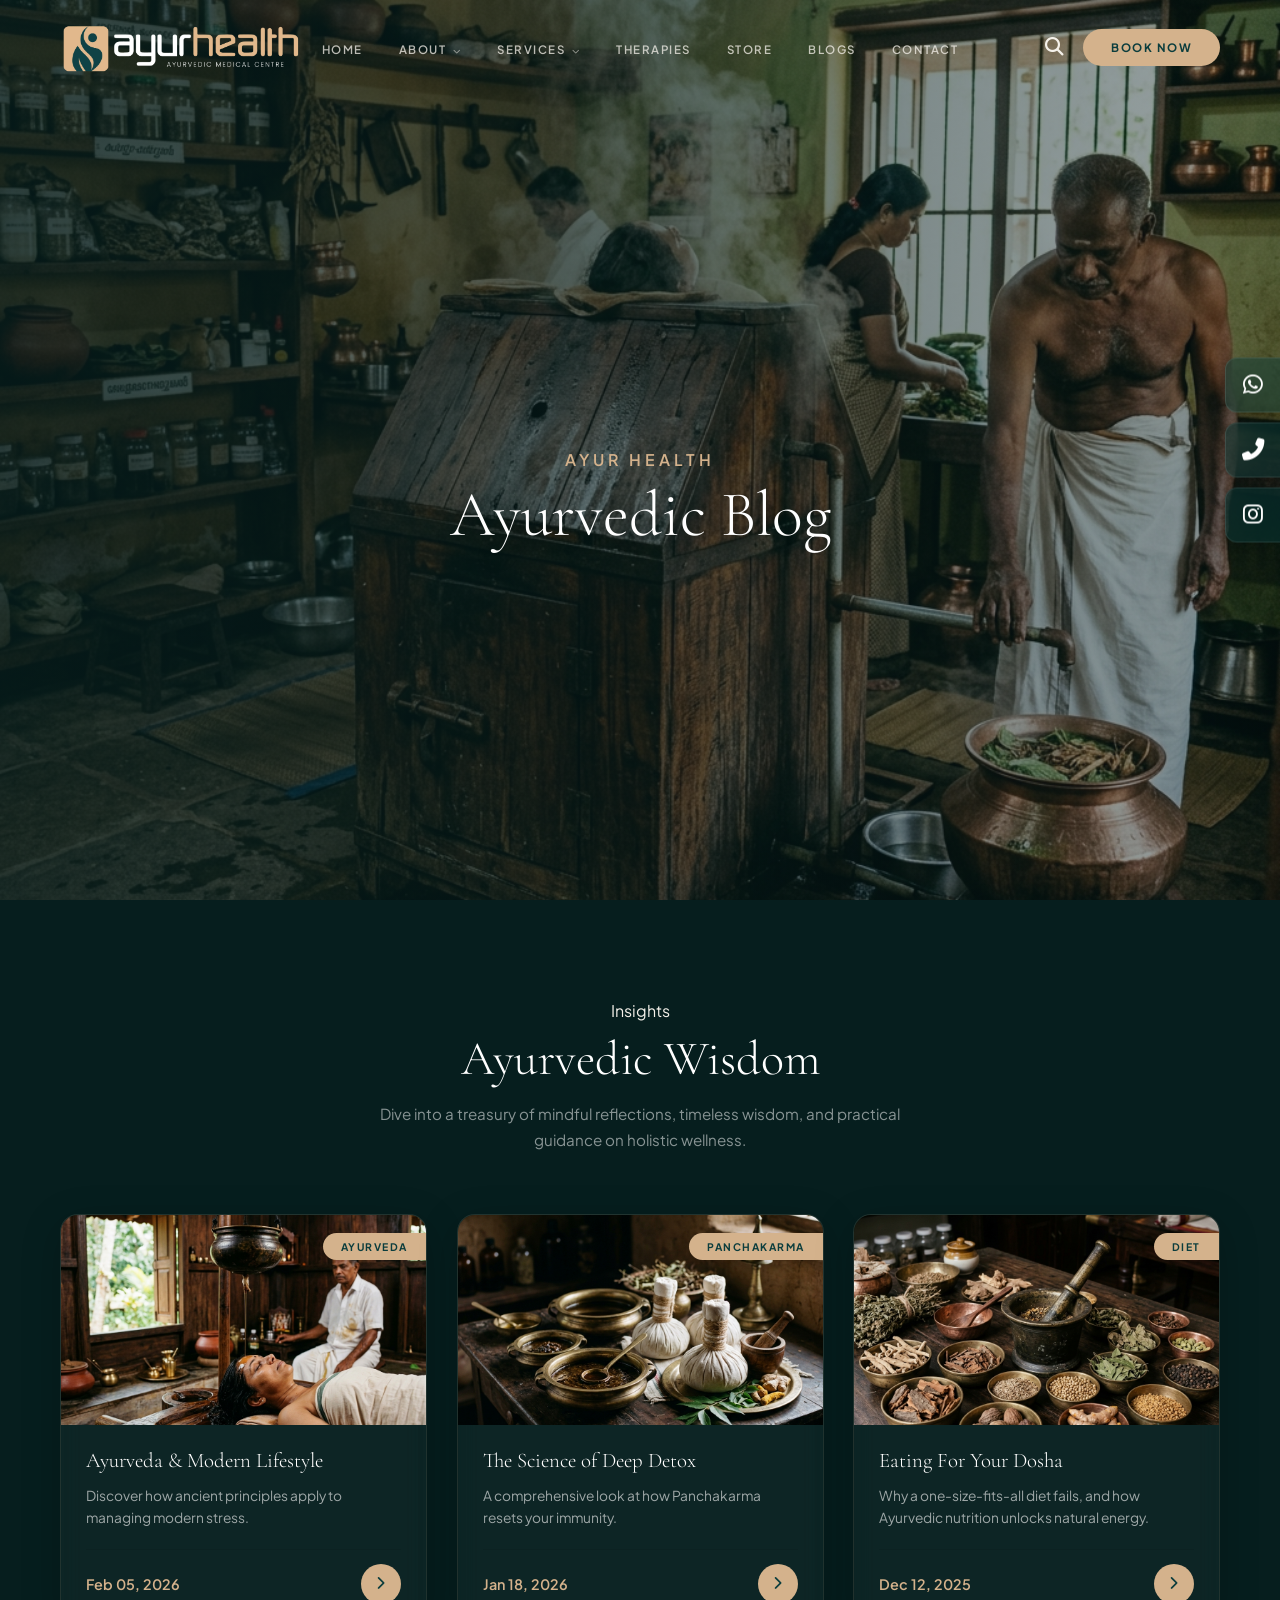
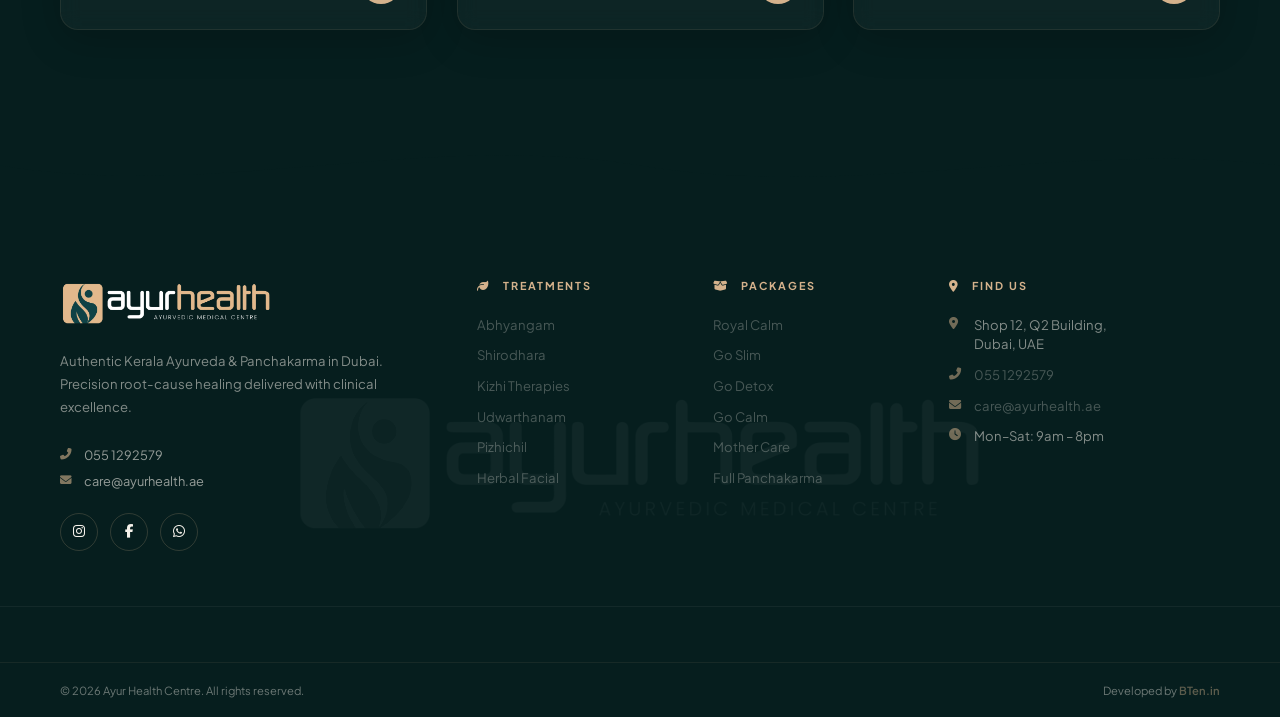
<file: blog.html>
<!DOCTYPE html>
<html lang="en">
<head>
    <meta charset="UTF-8">
    <meta name="viewport" content="width=device-width, initial-scale=1.0">
    <title>Ayurvedic Blog | Ayur Health</title>
    <meta name="description" content="Authentic clinical Ayurveda & Panchakarma in Dubai. Precision restoration, profound vitality. Browse our treatments and packages.">
    <link rel="icon" type="image/svg+xml" href="data:image/svg+xml,%3Csvg xmlns='http://www.w3.org/2000/svg' viewBox='0 0 100 100'%3E%3Cpath fill='%23d4b28c' d='M50 0C50 0 10 30 10 70C10 90 30 100 50 100C70 100 90 90 90 70C90 30 50 0 50 0ZM50 85C35 85 25 75 25 60C25 40 50 15 50 15C50 15 75 40 75 60C75 75 65 85 50 85Z'/%3E%3C/svg%3E">
    <link rel="preconnect" href="https://fonts.googleapis.com">
    <link rel="stylesheet" href="https://fonts.googleapis.com/css2?family=Cormorant+Garamond:ital,wght@0,300;0,500;0,700;1,400&family=Plus+Jakarta+Sans:wght@300;400;500;600;700&display=swap">
    <link rel="stylesheet" href="https://cdnjs.cloudflare.com/ajax/libs/font-awesome/6.4.0/css/all.min.css">
    <link rel="stylesheet" href="css/style.css">
</head>
<body>

<!-- ===== HEADER — CENTERED NAV ===== -->
<header id="main-header">
    <a href="index.html" class="logo-link">
        <img src="assets/logo.webp" alt="Ayur Health – Ayurvedic Medical Centre" class="logo-img">
    </a>
    <nav class="nav-center">
        <ul class="nav-links">
            <li><a href="index.html">Home</a></li>
            <li class="dropdown">
                <a href="about-us.html">About <i class="fas fa-chevron-down" style="font-size:0.65em; margin-left:3px; opacity:0.7;"></i></a>
                <ul class="dropdown-menu">
                    <li><a href="about-us.html">Our Story</a></li>
                    <li><a href="specialties.html">Our Specialties</a></li>
                    <li><a href="about-us.html#doctors">Our Doctors</a></li>
                    <li><a href="about-us.html#facilities">Our Facilities</a></li>
                </ul>
            </li>
            <li class="dropdown">
                <a href="treatments.html">Services <i class="fas fa-chevron-down" style="font-size:0.65em; margin-left:3px; opacity:0.7;"></i></a>
                <ul class="dropdown-menu">
                    <li><a href="treatments.html">Ayurveda Consultation</a></li>
                    <li><a href="treatments.html">Curative Therapies</a></li>
                    <li><a href="treatments.html">Panchakarma</a></li>
                    <li><a href="treatments.html">Wellness Treatments</a></li>
                    <li><a href="specialties.html">Women's Health</a></li>
                </ul>
            </li>
            <li><a href="treatments.html">Therapies</a></li>
            <li><a href="products.html">Store</a></li>
            <li><a href="blog.html">Blogs</a></li>
            <li><a href="contact.html">Contact</a></li>
        </ul>
    </nav>
    <div class="nav-right" style="display:flex; align-items:center; gap:20px;">
        <div class="header-search">
            <button class="search-toggle" onclick="document.getElementById('top-search').classList.toggle('active')" aria-label="Search"><i class="fas fa-search"></i></button>
            <form id="top-search" class="search-form" action="products.html" method="GET">
                <input type="text" name="q" placeholder="Search Ayurveda..." required>
                <button type="submit"><i class="fas fa-arrow-right"></i></button>
            </form>
        </div>
        <button class="mobile-toggle" onclick="document.querySelector('.nav-center').classList.toggle('active')" aria-label="Menu" style="background:transparent; border:none; color:var(--cream); font-size:1.4rem; cursor:pointer; display:none;"><i class="fas fa-bars"></i></button>
        <a href="javascript:void(0)" onclick="openEnquiry('General Booking')" class="connect-pill">Book Now</a>
    </div>
</header>

<!-- ===== HERO ===== -->

    <section class="hero" style="min-height: 25vh; align-items:center; padding-top:100px; background: url('assets/kerala_swedana.png') center/cover no-repeat; position: relative;">
        <!-- Dark overlay -->
        <div style="position:absolute; top:0; left:0; width:100%; height:100%; background: linear-gradient(to right, rgba(6,30,30,0.8), rgba(6,30,30,0.4)); z-index:1;"></div>
        <div class="hero-watermark" aria-hidden="true" style="opacity:0.04; font-size:12vw; white-space:nowrap; top:50%; text-shadow:none;">AYURVEDIC BLOG</div>
        <div class="container" style="position:relative; z-index:10; text-align:center;">
            <p style="color:var(--accent); font-weight:600; letter-spacing:4px; text-transform:uppercase; margin-bottom:10px;">Ayur Health</p>
            <h1 style="color:var(--white); font-size:4rem; margin:0; text-shadow: 0 5px 20px rgba(0,0,0,0.3);">Ayurvedic Blog</h1>
        </div>
    </section>
    
<section class="blog-section" style="padding: 100px 0; background:transparent;">
    <div class="container">
        <div class="section-head text-center" style="max-width:800px; margin:0 auto 60px;">
            <span class="label">Insights</span>
            <h2 style="color:var(--white); font-size:3rem; margin-bottom:15px;">Ayurvedic Wisdom</h2>
            <p style="color:rgba(255,255,255,0.8);">Dive into a treasury of mindful reflections, timeless wisdom, and practical guidance on holistic wellness.</p>
        </div>
        
        <div style="display:grid; grid-template-columns: repeat(auto-fit, minmax(320px, 1fr)); gap:30px;">
            <div class="blog-card" style="box-shadow: 0 10px 40px rgba(0,0,0,0.2); min-width:unset; margin:0; background:rgba(255,255,255,0.03); border:1px solid rgba(212,178,140,0.1); backdrop-filter:blur(10px);">
                <div class="blog-img-wrap">
                    <img src="assets/kerala_shirodhara.png" alt="Ayurveda Lifestyle">
                    <div class="blog-tag">Ayurveda</div>
                </div>
                <div class="blog-body" style="padding:25px;">
                    <h3 style="color:var(--white);">Ayurveda & Modern Lifestyle</h3>
                    <p style="color:rgba(255,255,255,0.7);">Discover how ancient principles apply to managing modern stress.</p>
                    <div class="blog-footer" style="display:flex; justify-content:space-between; align-items:center; margin-top:15px;">
                        <span class="blog-date" style="color:var(--accent); font-size:0.9rem;">Feb 05, 2026</span>
                        <a href="blog-post.html" class="blog-read" style="background:var(--accent); color:var(--primary); width:40px; height:40px; display:flex; align-items:center; justify-content:center; border-radius:50%;"><i class="fas fa-chevron-right"></i></a>
                    </div>
                </div>
            </div>
            
            <div class="blog-card" style="box-shadow: 0 10px 40px rgba(0,0,0,0.2); min-width:unset; margin:0; background:rgba(255,255,255,0.03); border:1px solid rgba(212,178,140,0.1); backdrop-filter:blur(10px);">
                <div class="blog-img-wrap">
                    <img src="assets/kerala_abhyangam.png" alt="Detox Science">
                    <div class="blog-tag">Panchakarma</div>
                </div>
                <div class="blog-body" style="padding:25px;">
                    <h3 style="color:var(--white);">The Science of Deep Detox</h3>
                    <p style="color:rgba(255,255,255,0.7);">A comprehensive look at how Panchakarma resets your immunity.</p>
                    <div class="blog-footer" style="display:flex; justify-content:space-between; align-items:center; margin-top:15px;">
                        <span class="blog-date" style="color:var(--accent); font-size:0.9rem;">Jan 18, 2026</span>
                        <a href="blog-post.html" class="blog-read" style="background:var(--accent); color:var(--primary); width:40px; height:40px; display:flex; align-items:center; justify-content:center; border-radius:50%;"><i class="fas fa-chevron-right"></i></a>
                    </div>
                </div>
            </div>
            
            <div class="blog-card" style="box-shadow: 0 10px 40px rgba(0,0,0,0.2); min-width:unset; margin:0; background:rgba(255,255,255,0.03); border:1px solid rgba(212,178,140,0.1); backdrop-filter:blur(10px);">
                <div class="blog-img-wrap">
                    <img src="assets/kerala_herbs.png" alt="Dosha Diet">
                    <div class="blog-tag">Diet</div>
                </div>
                <div class="blog-body" style="padding:25px;">
                    <h3 style="color:var(--white);">Eating For Your Dosha</h3>
                    <p style="color:rgba(255,255,255,0.7);">Why a one-size-fits-all diet fails, and how Ayurvedic nutrition unlocks natural energy.</p>
                    <div class="blog-footer" style="display:flex; justify-content:space-between; align-items:center; margin-top:15px;">
                        <span class="blog-date" style="color:var(--accent); font-size:0.9rem;">Dec 12, 2025</span>
                        <a href="blog-post.html" class="blog-read" style="background:var(--accent); color:var(--primary); width:40px; height:40px; display:flex; align-items:center; justify-content:center; border-radius:50%;"><i class="fas fa-chevron-right"></i></a>
                    </div>
                </div>
            </div>
            
        </div>
    </div>
</section>


<!-- ===== FOOTER ===== -->
<div class="footer-wave-top">
    <svg xmlns="http://www.w3.org/2000/svg" viewBox="0 0 1440 80" preserveAspectRatio="none" style="display:block;">
        <path d="M0,40 C240,80 480,0 720,40 C960,80 1200,10 1440,40 L1440,80 L0,80 Z" fill="#061e1e"/>
    </svg>
</div>
<footer class="site-footer">

    <!-- Logo Watermark -->
    <div class="footer-watermark">
        <img src="assets/logo.webp" alt="" aria-hidden="true">
    </div>

    <div class="footer-main">
        <div class="container footer-inner">

            <!-- Brand Column -->
            <div class="footer-brand">
                <a href="index.html" class="logo-link" style="display:inline-block; margin-bottom: 22px;">
                    <img src="assets/logo.webp" alt="Ayur Health" class="logo-img" style="height: 44px;">
                </a>
                <p class="footer-desc">Authentic Kerala Ayurveda &amp; Panchakarma in Dubai. Precision root-cause healing delivered with clinical excellence.</p>
                <div class="footer-contact-quick">
                    <a href="tel:0551292579"><i class="fas fa-phone-alt"></i> 055 1292579</a>
                    <a href="mailto:care@ayurhealth.ae"><i class="fas fa-envelope"></i> care@ayurhealth.ae</a>
                </div>
                <div class="social-links">
                    <a href="#" aria-label="Instagram"><i class="fab fa-instagram"></i></a>
                    <a href="#" aria-label="Facebook"><i class="fab fa-facebook-f"></i></a>
                    <a href="#" aria-label="WhatsApp"><i class="fab fa-whatsapp"></i></a>
                </div>
            </div>

            <!-- Treatments Column -->
            <div class="footer-col">
                <h4><i class="fas fa-leaf footer-col-icon"></i> Treatments</h4>
                <ul>
                    <li><a href="#treatments">Abhyangam</a></li>
                    <li><a href="#treatments">Shirodhara</a></li>
                    <li><a href="#treatments">Kizhi Therapies</a></li>
                    <li><a href="#treatments">Udwarthanam</a></li>
                    <li><a href="#treatments">Pizhichil</a></li>
                    <li><a href="#treatments">Herbal Facial</a></li>
                </ul>
            </div>

            <!-- Packages Column -->
            <div class="footer-col">
                <h4><i class="fas fa-box-open footer-col-icon"></i> Packages</h4>
                <ul>
                    <li><a href="#packages">Royal Calm</a></li>
                    <li><a href="#packages">Go Slim</a></li>
                    <li><a href="#packages">Go Detox</a></li>
                    <li><a href="#packages">Go Calm</a></li>
                    <li><a href="#packages">Mother Care</a></li>
                    <li><a href="#packages">Full Panchakarma</a></li>
                </ul>
            </div>

            <!-- Contact Column -->
            <div class="footer-col">
                <h4><i class="fas fa-map-marker-alt footer-col-icon"></i> Find Us</h4>
                <ul class="footer-contact">
                    <li><i class="fas fa-map-marker-alt"></i>Shop 12, Q2 Building,<br>Dubai, UAE</li>
                    <li><i class="fas fa-phone-alt"></i><a href="tel:0551292579">055 1292579</a></li>
                    <li><i class="fas fa-envelope"></i><a href="mailto:care@ayurhealth.ae">care@ayurhealth.ae</a></li>
                    <li><i class="fas fa-clock"></i>Mon–Sat: 9am – 8pm</li>
                </ul>
            </div>

        </div>
    </div>

    <!-- Footer Bottom Bar -->
    <div class="footer-bottom">
        <div class="container footer-bottom-inner">
            <p>&copy; 2026 Ayur Health Centre. All rights reserved.</p>
            <p class="footer-credit">Developed by <a href="https://bten.in" target="_blank" rel="noopener">BTen.in</a></p>
        </div>
    </div>

</footer>

<script>
    // ======= CAROUSEL =======
    function moveCarousel(trackId, direction) {
        const track = document.getElementById(trackId);
        if (!track || !track.children.length) return;
        const gap = 24;
        const cardWidth = track.children[0].offsetWidth + gap;
        const visibleCount = Math.max(1, Math.round(track.parentElement.offsetWidth / cardWidth));
        const maxScroll = Math.max(0, (track.children.length - visibleCount) * cardWidth);
        let cur = parseFloat(track.dataset.scroll || 0) + direction * cardWidth;
        cur = Math.max(0, Math.min(cur, maxScroll));
        track.style.transform = `translateX(-${cur}px)`;
        track.dataset.scroll = cur;
    }

    // ======= MODAL =======
    function openEnquiry(service, price = '') {
        document.getElementById('enq-service').value = service;
        document.getElementById('service-display').value = price ? `${service} — ${price}` : service;
        document.getElementById('enquiry-modal').classList.add('active');
        document.body.style.overflow = 'hidden';
    }
    function closeEnquiry(e) {
        const m = document.getElementById('enquiry-modal');
        if (!e || e.target === m || e.target.classList.contains('modal-close')) {
            m.classList.remove('active');
            document.body.style.overflow = '';
        }
    }
    function submitEnquiry(e) {
        e.preventDefault();
        const btn = e.target.querySelector('.submit-btn');
        const orig = btn.innerHTML;
        btn.innerHTML = '<i class="fas fa-check"></i> Sent!';
        btn.style.background = '#2a9d8f';
        setTimeout(() => { closeEnquiry(); e.target.reset(); btn.innerHTML = orig; btn.style.background = ''; }, 2500);
    }

    // ======= PARTICLES =======
    function initParticles(canvasId, color, count) {
        const canvas = document.getElementById(canvasId);
        if (!canvas) return;
        const ctx = canvas.getContext('2d');
        let W, H, dots = [];
        function resize() {
            W = canvas.width = canvas.offsetWidth;
            H = canvas.height = canvas.offsetHeight;
        }
        function makeDot() {
            return {
                x: Math.random() * W,
                y: Math.random() * H,
                r: Math.random() * 1.8 + 0.4,
                vx: (Math.random() - 0.5) * 0.3,
                vy: (Math.random() - 0.5) * 0.3,
                a: Math.random() * 0.5 + 0.15
            };
        }
        resize();
        for (let i = 0; i < count; i++) dots.push(makeDot());
        window.addEventListener('resize', resize);
        function draw() {
            ctx.clearRect(0, 0, W, H);
            dots.forEach(d => {
                d.x += d.vx; d.y += d.vy;
                if (d.x < 0) d.x = W; if (d.x > W) d.x = 0;
                if (d.y < 0) d.y = H; if (d.y > H) d.y = 0;
                ctx.beginPath();
                ctx.arc(d.x, d.y, d.r, 0, Math.PI * 2);
                ctx.fillStyle = color.replace('A', d.a.toFixed(2));
                ctx.fill();
            });
            requestAnimationFrame(draw);
        }
        draw();
    }

    // ======= INIT =======
    document.addEventListener('DOMContentLoaded', () => {
        // Header scroll
        const header = document.getElementById('main-header');
        const checkScroll = () => header.classList.toggle('scrolled', window.scrollY > 60);
        window.addEventListener('scroll', checkScroll);
        checkScroll();

        // Filter tabs
        document.querySelectorAll('.tab-btn').forEach(btn => {
            btn.addEventListener('click', () => {
                document.querySelectorAll('.tab-btn').forEach(b => b.classList.remove('active'));
                btn.classList.add('active');
                const f = btn.dataset.filter;
                document.querySelectorAll('.treatment-card').forEach(c => {
                    c.style.display = (f === 'all' || c.dataset.cat === f) ? 'flex' : 'none';
                });
            });
        });

        // Counter animation
        const counters = document.querySelectorAll('.counter');
        new IntersectionObserver(entries => {
            entries.forEach(entry => {
                if (entry.isIntersecting && !entry.target.dataset.counted) {
                    entry.target.dataset.counted = '1';
                    counters.forEach(c => {
                        const target = +c.dataset.val;
                        let n = 0, inc = target / 50;
                        const tick = () => { n = Math.min(n + inc, target); c.innerText = Math.ceil(n); if (n < target) requestAnimationFrame(tick); };
                        tick();
                    });
                }
            });
        }, { threshold: 0.5 }).observe(document.querySelector('.hero-stats') || document.body);

        // Reveal on scroll
        const ro = new IntersectionObserver(entries => {
            entries.forEach(e => { if (e.isIntersecting) { e.target.classList.add('visible'); ro.unobserve(e.target); } });
        }, { threshold: 0.08 });
        document.querySelectorAll(
            '.about-section .about-grid > *, .specstrip-header > *, .spec-card, ' +
            '.treatments-section .section-head > *, .treatment-card, ' +
            '.packages-section .section-head > *, .package-card, ' +
            '.testi-header > *, .testi-card, .blog-header > *, .blog-card'
        ).forEach((el, i) => {
            el.classList.add('reveal-up');
            if (el.closest('.carousel-track')) el.style.transitionDelay = `${(i % 3) * 0.1}s`;
            ro.observe(el);
        });

        // Particles on hero canvas
        initParticles('heroParticles', 'rgba(212,178,140,A)', 60);
    });
</script>

<!-- ===== STICKY CONTACT WIDGETS ===== -->
<div class="sticky-widgets">
    <a href="https://wa.me/971551292579" class="widget wa" target="_blank" aria-label="WhatsApp">
        <i class="fab fa-whatsapp"></i>
        <span>WhatsApp</span>
    </a>
    <a href="tel:0551292579" class="widget call" aria-label="Call Now">
        <i class="fas fa-phone-alt"></i>
        <span>Call Now</span>
    </a>
    <a href="https://instagram.com/ayurhealthdubai" class="widget insta" target="_blank" aria-label="Instagram">
        <i class="fab fa-instagram"></i>
        <span>Instagram</span>
    </a>
</div>

</body>
</html>
</file>
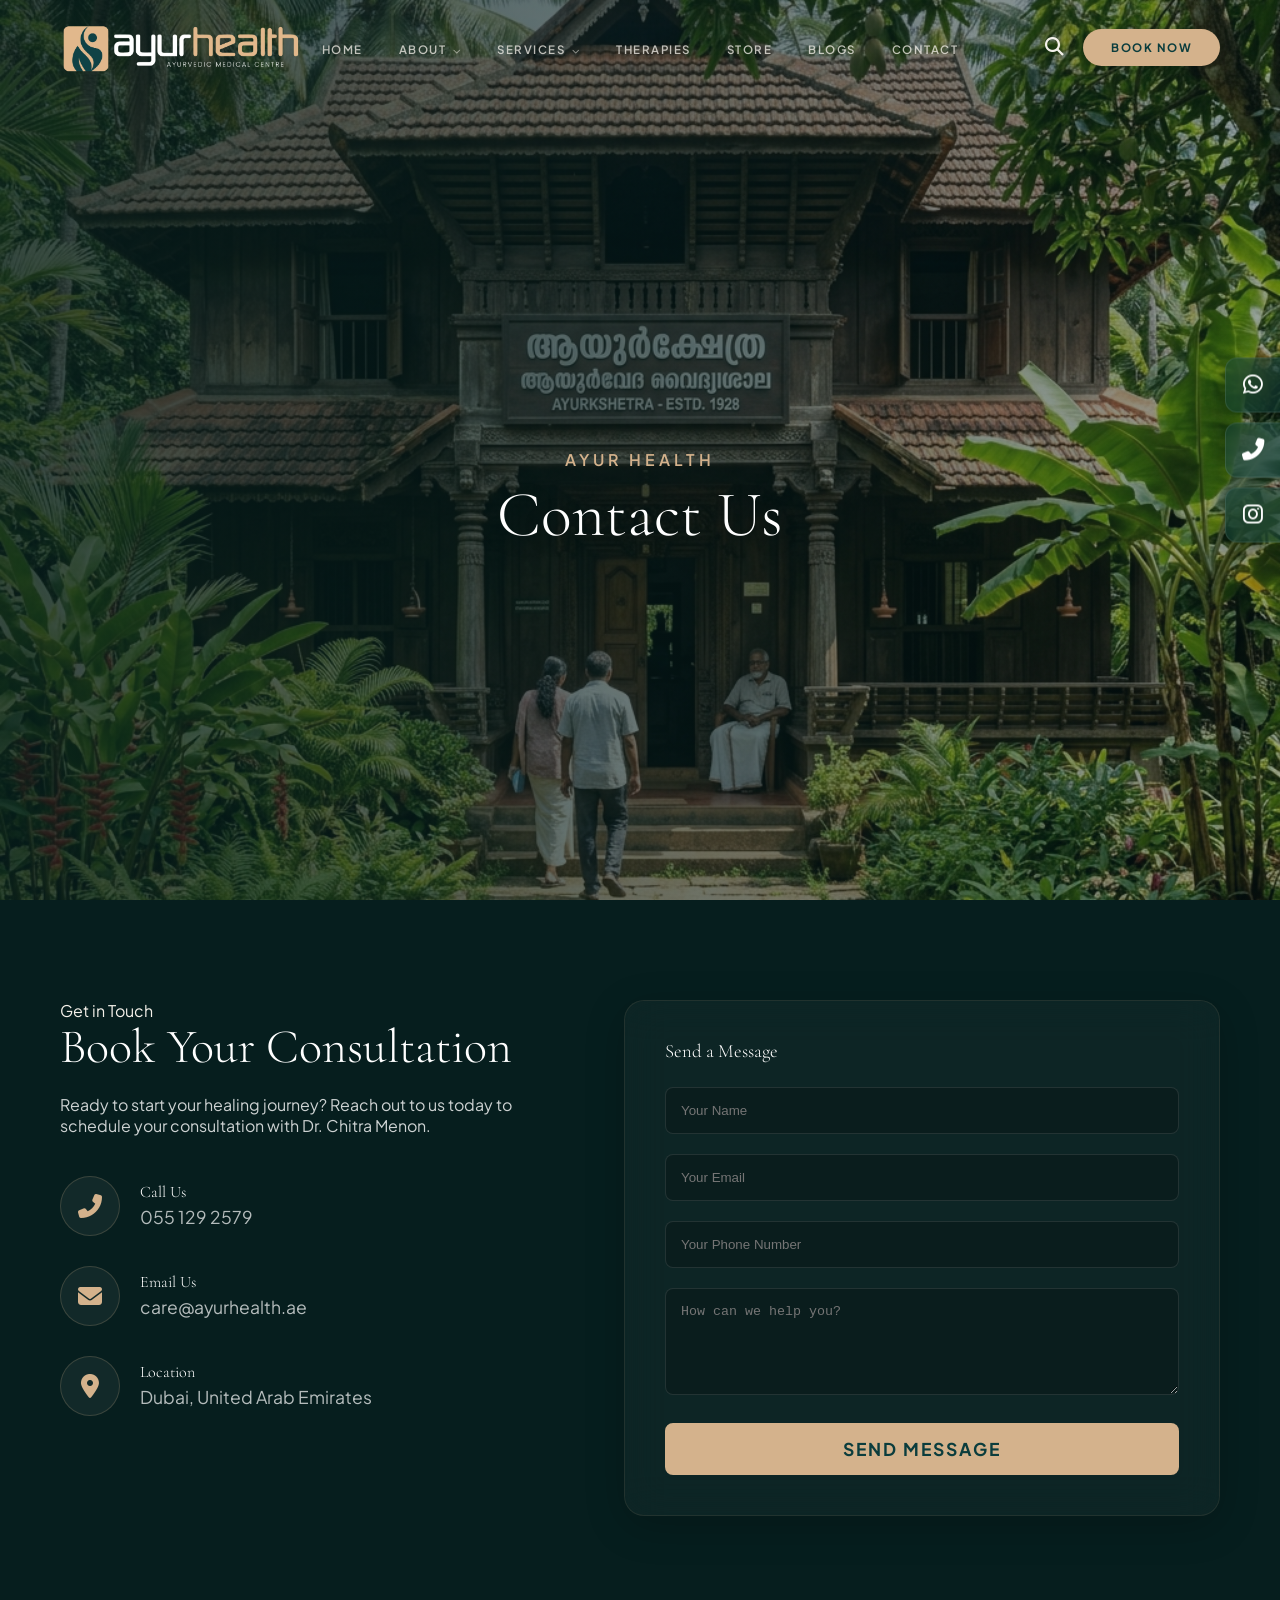
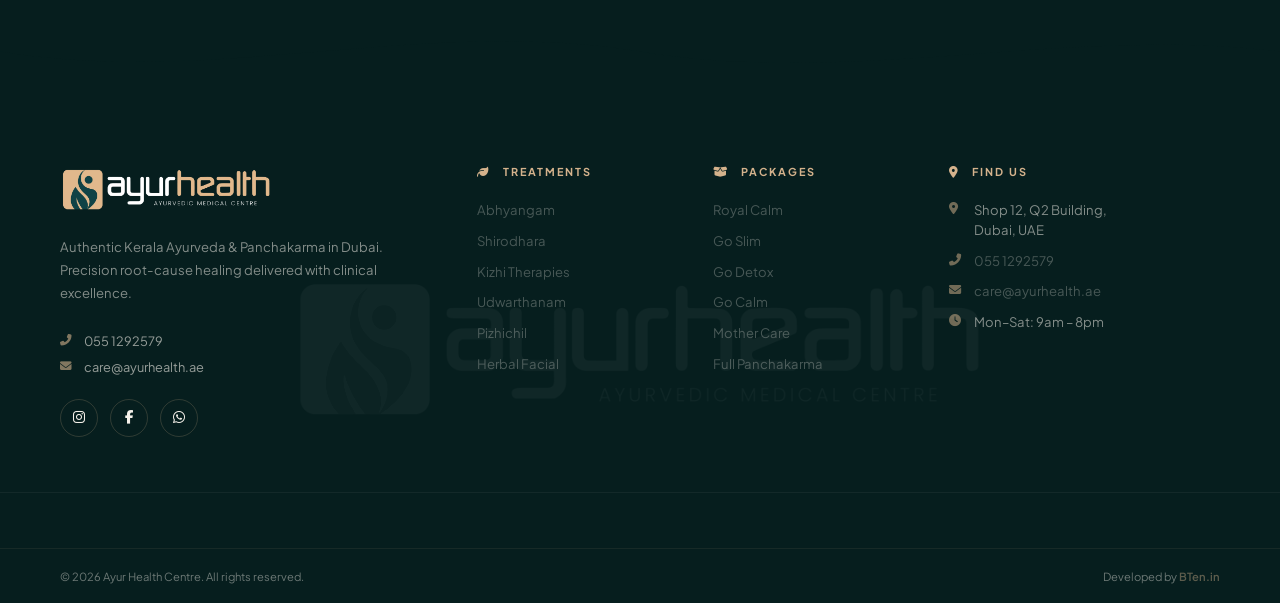
<file: contact.html>
<!DOCTYPE html>
<html lang="en">
<head>
    <meta charset="UTF-8">
    <meta name="viewport" content="width=device-width, initial-scale=1.0">
    <title>Contact Us | Ayur Health</title>
    <meta name="description" content="Authentic clinical Ayurveda & Panchakarma in Dubai. Precision restoration, profound vitality. Browse our treatments and packages.">
    <link rel="icon" type="image/svg+xml" href="data:image/svg+xml,%3Csvg xmlns='http://www.w3.org/2000/svg' viewBox='0 0 100 100'%3E%3Cpath fill='%23d4b28c' d='M50 0C50 0 10 30 10 70C10 90 30 100 50 100C70 100 90 90 90 70C90 30 50 0 50 0ZM50 85C35 85 25 75 25 60C25 40 50 15 50 15C50 15 75 40 75 60C75 75 65 85 50 85Z'/%3E%3C/svg%3E">
    <link rel="preconnect" href="https://fonts.googleapis.com">
    <link rel="stylesheet" href="https://fonts.googleapis.com/css2?family=Cormorant+Garamond:ital,wght@0,300;0,500;0,700;1,400&family=Plus+Jakarta+Sans:wght@300;400;500;600;700&display=swap">
    <link rel="stylesheet" href="https://cdnjs.cloudflare.com/ajax/libs/font-awesome/6.4.0/css/all.min.css">
    <link rel="stylesheet" href="css/style.css">
</head>
<body>

<!-- ===== HEADER — CENTERED NAV ===== -->
<header id="main-header">
    <a href="index.html" class="logo-link">
        <img src="assets/logo.webp" alt="Ayur Health – Ayurvedic Medical Centre" class="logo-img">
    </a>
    <nav class="nav-center">
        <ul class="nav-links">
            <li><a href="index.html">Home</a></li>
            <li class="dropdown">
                <a href="about-us.html">About <i class="fas fa-chevron-down" style="font-size:0.65em; margin-left:3px; opacity:0.7;"></i></a>
                <ul class="dropdown-menu">
                    <li><a href="about-us.html">Our Story</a></li>
                    <li><a href="specialties.html">Our Specialties</a></li>
                    <li><a href="about-us.html#doctors">Our Doctors</a></li>
                    <li><a href="about-us.html#facilities">Our Facilities</a></li>
                </ul>
            </li>
            <li class="dropdown">
                <a href="treatments.html">Services <i class="fas fa-chevron-down" style="font-size:0.65em; margin-left:3px; opacity:0.7;"></i></a>
                <ul class="dropdown-menu">
                    <li><a href="treatments.html">Ayurveda Consultation</a></li>
                    <li><a href="treatments.html">Curative Therapies</a></li>
                    <li><a href="treatments.html">Panchakarma</a></li>
                    <li><a href="treatments.html">Wellness Treatments</a></li>
                    <li><a href="specialties.html">Women's Health</a></li>
                </ul>
            </li>
            <li><a href="treatments.html">Therapies</a></li>
            <li><a href="products.html">Store</a></li>
            <li><a href="blog.html">Blogs</a></li>
            <li><a href="contact.html">Contact</a></li>
        </ul>
    </nav>
    <div class="nav-right" style="display:flex; align-items:center; gap:20px;">
        <div class="header-search">
            <button class="search-toggle" onclick="document.getElementById('top-search').classList.toggle('active')" aria-label="Search"><i class="fas fa-search"></i></button>
            <form id="top-search" class="search-form" action="products.html" method="GET">
                <input type="text" name="q" placeholder="Search Ayurveda..." required>
                <button type="submit"><i class="fas fa-arrow-right"></i></button>
            </form>
        </div>
        <button class="mobile-toggle" onclick="document.querySelector('.nav-center').classList.toggle('active')" aria-label="Menu" style="background:transparent; border:none; color:var(--cream); font-size:1.4rem; cursor:pointer; display:none;"><i class="fas fa-bars"></i></button>
        <a href="javascript:void(0)" onclick="openEnquiry('General Booking')" class="connect-pill">Book Now</a>
    </div>
</header>

<!-- ===== HERO ===== -->

    <section class="hero" style="min-height: 25vh; align-items:center; padding-top:100px; background: url('assets/kerala_clinic.png') center/cover no-repeat; position: relative;">
        <!-- Dark overlay -->
        <div style="position:absolute; top:0; left:0; width:100%; height:100%; background: linear-gradient(to right, rgba(6,30,30,0.8), rgba(6,30,30,0.4)); z-index:1;"></div>
        <div class="hero-watermark" aria-hidden="true" style="opacity:0.04; font-size:12vw; white-space:nowrap; top:50%; text-shadow:none;">CONTACT US</div>
        <div class="container" style="position:relative; z-index:10; text-align:center;">
            <p style="color:var(--accent); font-weight:600; letter-spacing:4px; text-transform:uppercase; margin-bottom:10px;">Ayur Health</p>
            <h1 style="color:var(--white); font-size:4rem; margin:0; text-shadow: 0 5px 20px rgba(0,0,0,0.3);">Contact Us</h1>
        </div>
    </section>
    
<section style="padding: 100px 0;">
    <div class="container">
        <div style="display:flex; flex-wrap:wrap; gap:50px;">
            <div style="flex:1; min-width:300px;">
                <span class="label">Get in Touch</span>
                <h2 style="color:var(--white); font-size:3rem; margin-bottom:20px;">Book Your Consultation</h2>
                <p style="margin-bottom:40px; color:rgba(255,255,255,0.8);">Ready to start your healing journey? Reach out to us today to schedule your consultation with Dr. Chitra Menon.</p>
                
                <div style="display:flex; align-items:center; gap:20px; margin-bottom:30px;">
                    <div style="width:60px; height:60px; border-radius:50%; background:rgba(255,255,255,0.05); border:1px solid rgba(212,178,140,0.2); display:flex; align-items:center; justify-content:center; font-size:1.5rem; color:var(--accent);">
                        <i class="fas fa-phone-alt"></i>
                    </div>
                    <div>
                        <h4 style="color:var(--white); margin:0 0 5px 0;">Call Us</h4>
                        <a href="tel:0551292579" style="color:rgba(255,255,255,0.7); text-decoration:none; font-size:1.1rem;">055 129 2579</a>
                    </div>
                </div>
                <div style="display:flex; align-items:center; gap:20px; margin-bottom:30px;">
                    <div style="width:60px; height:60px; border-radius:50%; background:rgba(255,255,255,0.05); border:1px solid rgba(212,178,140,0.2); display:flex; align-items:center; justify-content:center; font-size:1.5rem; color:var(--accent);">
                        <i class="fas fa-envelope"></i>
                    </div>
                    <div>
                        <h4 style="color:var(--white); margin:0 0 5px 0;">Email Us</h4>
                        <a href="mailto:care@ayurhealth.ae" style="color:rgba(255,255,255,0.7); text-decoration:none; font-size:1.1rem;">care@ayurhealth.ae</a>
                    </div>
                </div>
                <div style="display:flex; align-items:center; gap:20px;">
                    <div style="width:60px; height:60px; border-radius:50%; background:rgba(255,255,255,0.05); border:1px solid rgba(212,178,140,0.2); display:flex; align-items:center; justify-content:center; font-size:1.5rem; color:var(--accent);">
                        <i class="fas fa-map-marker-alt"></i>
                    </div>
                    <div>
                        <h4 style="color:var(--white); margin:0 0 5px 0;">Location</h4>
                        <p style="color:rgba(255,255,255,0.7); margin:0; font-size:1.1rem;">Dubai, United Arab Emirates</p>
                    </div>
                </div>
            </div>
            
            <div style="flex:1; min-width:300px; background:rgba(255,255,255,0.03); backdrop-filter:blur(20px); border:1px solid rgba(212,178,140,0.1); padding:40px; border-radius:20px; box-shadow:0 10px 40px rgba(0,0,0,0.2);">
                <h3 style="color:var(--white); margin-bottom:25px;">Send a Message</h3>
                <form style="display:flex; flex-direction:column; gap:20px;" onsubmit="submitEnquiry(event)">
                    <input type="text" placeholder="Your Name" required style="padding:15px; border:1px solid rgba(255,255,255,0.1); background:rgba(0,0,0,0.2); color:white; border-radius:8px;">
                    <input type="email" placeholder="Your Email" required style="padding:15px; border:1px solid rgba(255,255,255,0.1); background:rgba(0,0,0,0.2); color:white; border-radius:8px;">
                    <input type="tel" placeholder="Your Phone Number" required style="padding:15px; border:1px solid rgba(255,255,255,0.1); background:rgba(0,0,0,0.2); color:white; border-radius:8px;">
                    <textarea placeholder="How can we help you?" rows="5" required style="padding:15px; border:1px solid rgba(255,255,255,0.1); background:rgba(0,0,0,0.2); color:white; border-radius:8px;"></textarea>
                    <button type="submit" class="submit-btn" style="background:var(--accent); color:var(--primary); border:none; padding:15px; border-radius:8px; font-weight:bold; cursor:pointer; font-size:1.1rem;">Send Message</button>
                </form>
            </div>
        </div>
    </div>
</section>


<!-- ===== FOOTER ===== -->
<div class="footer-wave-top">
    <svg xmlns="http://www.w3.org/2000/svg" viewBox="0 0 1440 80" preserveAspectRatio="none" style="display:block;">
        <path d="M0,40 C240,80 480,0 720,40 C960,80 1200,10 1440,40 L1440,80 L0,80 Z" fill="#061e1e"/>
    </svg>
</div>
<footer class="site-footer">

    <!-- Logo Watermark -->
    <div class="footer-watermark">
        <img src="assets/logo.webp" alt="" aria-hidden="true">
    </div>

    <div class="footer-main">
        <div class="container footer-inner">

            <!-- Brand Column -->
            <div class="footer-brand">
                <a href="index.html" class="logo-link" style="display:inline-block; margin-bottom: 22px;">
                    <img src="assets/logo.webp" alt="Ayur Health" class="logo-img" style="height: 44px;">
                </a>
                <p class="footer-desc">Authentic Kerala Ayurveda &amp; Panchakarma in Dubai. Precision root-cause healing delivered with clinical excellence.</p>
                <div class="footer-contact-quick">
                    <a href="tel:0551292579"><i class="fas fa-phone-alt"></i> 055 1292579</a>
                    <a href="mailto:care@ayurhealth.ae"><i class="fas fa-envelope"></i> care@ayurhealth.ae</a>
                </div>
                <div class="social-links">
                    <a href="#" aria-label="Instagram"><i class="fab fa-instagram"></i></a>
                    <a href="#" aria-label="Facebook"><i class="fab fa-facebook-f"></i></a>
                    <a href="#" aria-label="WhatsApp"><i class="fab fa-whatsapp"></i></a>
                </div>
            </div>

            <!-- Treatments Column -->
            <div class="footer-col">
                <h4><i class="fas fa-leaf footer-col-icon"></i> Treatments</h4>
                <ul>
                    <li><a href="#treatments">Abhyangam</a></li>
                    <li><a href="#treatments">Shirodhara</a></li>
                    <li><a href="#treatments">Kizhi Therapies</a></li>
                    <li><a href="#treatments">Udwarthanam</a></li>
                    <li><a href="#treatments">Pizhichil</a></li>
                    <li><a href="#treatments">Herbal Facial</a></li>
                </ul>
            </div>

            <!-- Packages Column -->
            <div class="footer-col">
                <h4><i class="fas fa-box-open footer-col-icon"></i> Packages</h4>
                <ul>
                    <li><a href="#packages">Royal Calm</a></li>
                    <li><a href="#packages">Go Slim</a></li>
                    <li><a href="#packages">Go Detox</a></li>
                    <li><a href="#packages">Go Calm</a></li>
                    <li><a href="#packages">Mother Care</a></li>
                    <li><a href="#packages">Full Panchakarma</a></li>
                </ul>
            </div>

            <!-- Contact Column -->
            <div class="footer-col">
                <h4><i class="fas fa-map-marker-alt footer-col-icon"></i> Find Us</h4>
                <ul class="footer-contact">
                    <li><i class="fas fa-map-marker-alt"></i>Shop 12, Q2 Building,<br>Dubai, UAE</li>
                    <li><i class="fas fa-phone-alt"></i><a href="tel:0551292579">055 1292579</a></li>
                    <li><i class="fas fa-envelope"></i><a href="mailto:care@ayurhealth.ae">care@ayurhealth.ae</a></li>
                    <li><i class="fas fa-clock"></i>Mon–Sat: 9am – 8pm</li>
                </ul>
            </div>

        </div>
    </div>

    <!-- Footer Bottom Bar -->
    <div class="footer-bottom">
        <div class="container footer-bottom-inner">
            <p>&copy; 2026 Ayur Health Centre. All rights reserved.</p>
            <p class="footer-credit">Developed by <a href="https://bten.in" target="_blank" rel="noopener">BTen.in</a></p>
        </div>
    </div>

</footer>

<script>
    // ======= CAROUSEL =======
    function moveCarousel(trackId, direction) {
        const track = document.getElementById(trackId);
        if (!track || !track.children.length) return;
        const gap = 24;
        const cardWidth = track.children[0].offsetWidth + gap;
        const visibleCount = Math.max(1, Math.round(track.parentElement.offsetWidth / cardWidth));
        const maxScroll = Math.max(0, (track.children.length - visibleCount) * cardWidth);
        let cur = parseFloat(track.dataset.scroll || 0) + direction * cardWidth;
        cur = Math.max(0, Math.min(cur, maxScroll));
        track.style.transform = `translateX(-${cur}px)`;
        track.dataset.scroll = cur;
    }

    // ======= MODAL =======
    function openEnquiry(service, price = '') {
        document.getElementById('enq-service').value = service;
        document.getElementById('service-display').value = price ? `${service} — ${price}` : service;
        document.getElementById('enquiry-modal').classList.add('active');
        document.body.style.overflow = 'hidden';
    }
    function closeEnquiry(e) {
        const m = document.getElementById('enquiry-modal');
        if (!e || e.target === m || e.target.classList.contains('modal-close')) {
            m.classList.remove('active');
            document.body.style.overflow = '';
        }
    }
    function submitEnquiry(e) {
        e.preventDefault();
        const btn = e.target.querySelector('.submit-btn');
        const orig = btn.innerHTML;
        btn.innerHTML = '<i class="fas fa-check"></i> Sent!';
        btn.style.background = '#2a9d8f';
        setTimeout(() => { closeEnquiry(); e.target.reset(); btn.innerHTML = orig; btn.style.background = ''; }, 2500);
    }

    // ======= PARTICLES =======
    function initParticles(canvasId, color, count) {
        const canvas = document.getElementById(canvasId);
        if (!canvas) return;
        const ctx = canvas.getContext('2d');
        let W, H, dots = [];
        function resize() {
            W = canvas.width = canvas.offsetWidth;
            H = canvas.height = canvas.offsetHeight;
        }
        function makeDot() {
            return {
                x: Math.random() * W,
                y: Math.random() * H,
                r: Math.random() * 1.8 + 0.4,
                vx: (Math.random() - 0.5) * 0.3,
                vy: (Math.random() - 0.5) * 0.3,
                a: Math.random() * 0.5 + 0.15
            };
        }
        resize();
        for (let i = 0; i < count; i++) dots.push(makeDot());
        window.addEventListener('resize', resize);
        function draw() {
            ctx.clearRect(0, 0, W, H);
            dots.forEach(d => {
                d.x += d.vx; d.y += d.vy;
                if (d.x < 0) d.x = W; if (d.x > W) d.x = 0;
                if (d.y < 0) d.y = H; if (d.y > H) d.y = 0;
                ctx.beginPath();
                ctx.arc(d.x, d.y, d.r, 0, Math.PI * 2);
                ctx.fillStyle = color.replace('A', d.a.toFixed(2));
                ctx.fill();
            });
            requestAnimationFrame(draw);
        }
        draw();
    }

    // ======= INIT =======
    document.addEventListener('DOMContentLoaded', () => {
        // Header scroll
        const header = document.getElementById('main-header');
        const checkScroll = () => header.classList.toggle('scrolled', window.scrollY > 60);
        window.addEventListener('scroll', checkScroll);
        checkScroll();

        // Filter tabs
        document.querySelectorAll('.tab-btn').forEach(btn => {
            btn.addEventListener('click', () => {
                document.querySelectorAll('.tab-btn').forEach(b => b.classList.remove('active'));
                btn.classList.add('active');
                const f = btn.dataset.filter;
                document.querySelectorAll('.treatment-card').forEach(c => {
                    c.style.display = (f === 'all' || c.dataset.cat === f) ? 'flex' : 'none';
                });
            });
        });

        // Counter animation
        const counters = document.querySelectorAll('.counter');
        new IntersectionObserver(entries => {
            entries.forEach(entry => {
                if (entry.isIntersecting && !entry.target.dataset.counted) {
                    entry.target.dataset.counted = '1';
                    counters.forEach(c => {
                        const target = +c.dataset.val;
                        let n = 0, inc = target / 50;
                        const tick = () => { n = Math.min(n + inc, target); c.innerText = Math.ceil(n); if (n < target) requestAnimationFrame(tick); };
                        tick();
                    });
                }
            });
        }, { threshold: 0.5 }).observe(document.querySelector('.hero-stats') || document.body);

        // Reveal on scroll
        const ro = new IntersectionObserver(entries => {
            entries.forEach(e => { if (e.isIntersecting) { e.target.classList.add('visible'); ro.unobserve(e.target); } });
        }, { threshold: 0.08 });
        document.querySelectorAll(
            '.about-section .about-grid > *, .specstrip-header > *, .spec-card, ' +
            '.treatments-section .section-head > *, .treatment-card, ' +
            '.packages-section .section-head > *, .package-card, ' +
            '.testi-header > *, .testi-card, .blog-header > *, .blog-card'
        ).forEach((el, i) => {
            el.classList.add('reveal-up');
            if (el.closest('.carousel-track')) el.style.transitionDelay = `${(i % 3) * 0.1}s`;
            ro.observe(el);
        });

        // Particles on hero canvas
        initParticles('heroParticles', 'rgba(212,178,140,A)', 60);
    });
</script>

<!-- ===== STICKY CONTACT WIDGETS ===== -->
<div class="sticky-widgets">
    <a href="https://wa.me/971551292579" class="widget wa" target="_blank" aria-label="WhatsApp">
        <i class="fab fa-whatsapp"></i>
        <span>WhatsApp</span>
    </a>
    <a href="tel:0551292579" class="widget call" aria-label="Call Now">
        <i class="fas fa-phone-alt"></i>
        <span>Call Now</span>
    </a>
    <a href="https://instagram.com/ayurhealthdubai" class="widget insta" target="_blank" aria-label="Instagram">
        <i class="fab fa-instagram"></i>
        <span>Instagram</span>
    </a>
</div>

</body>
</html>
</file>
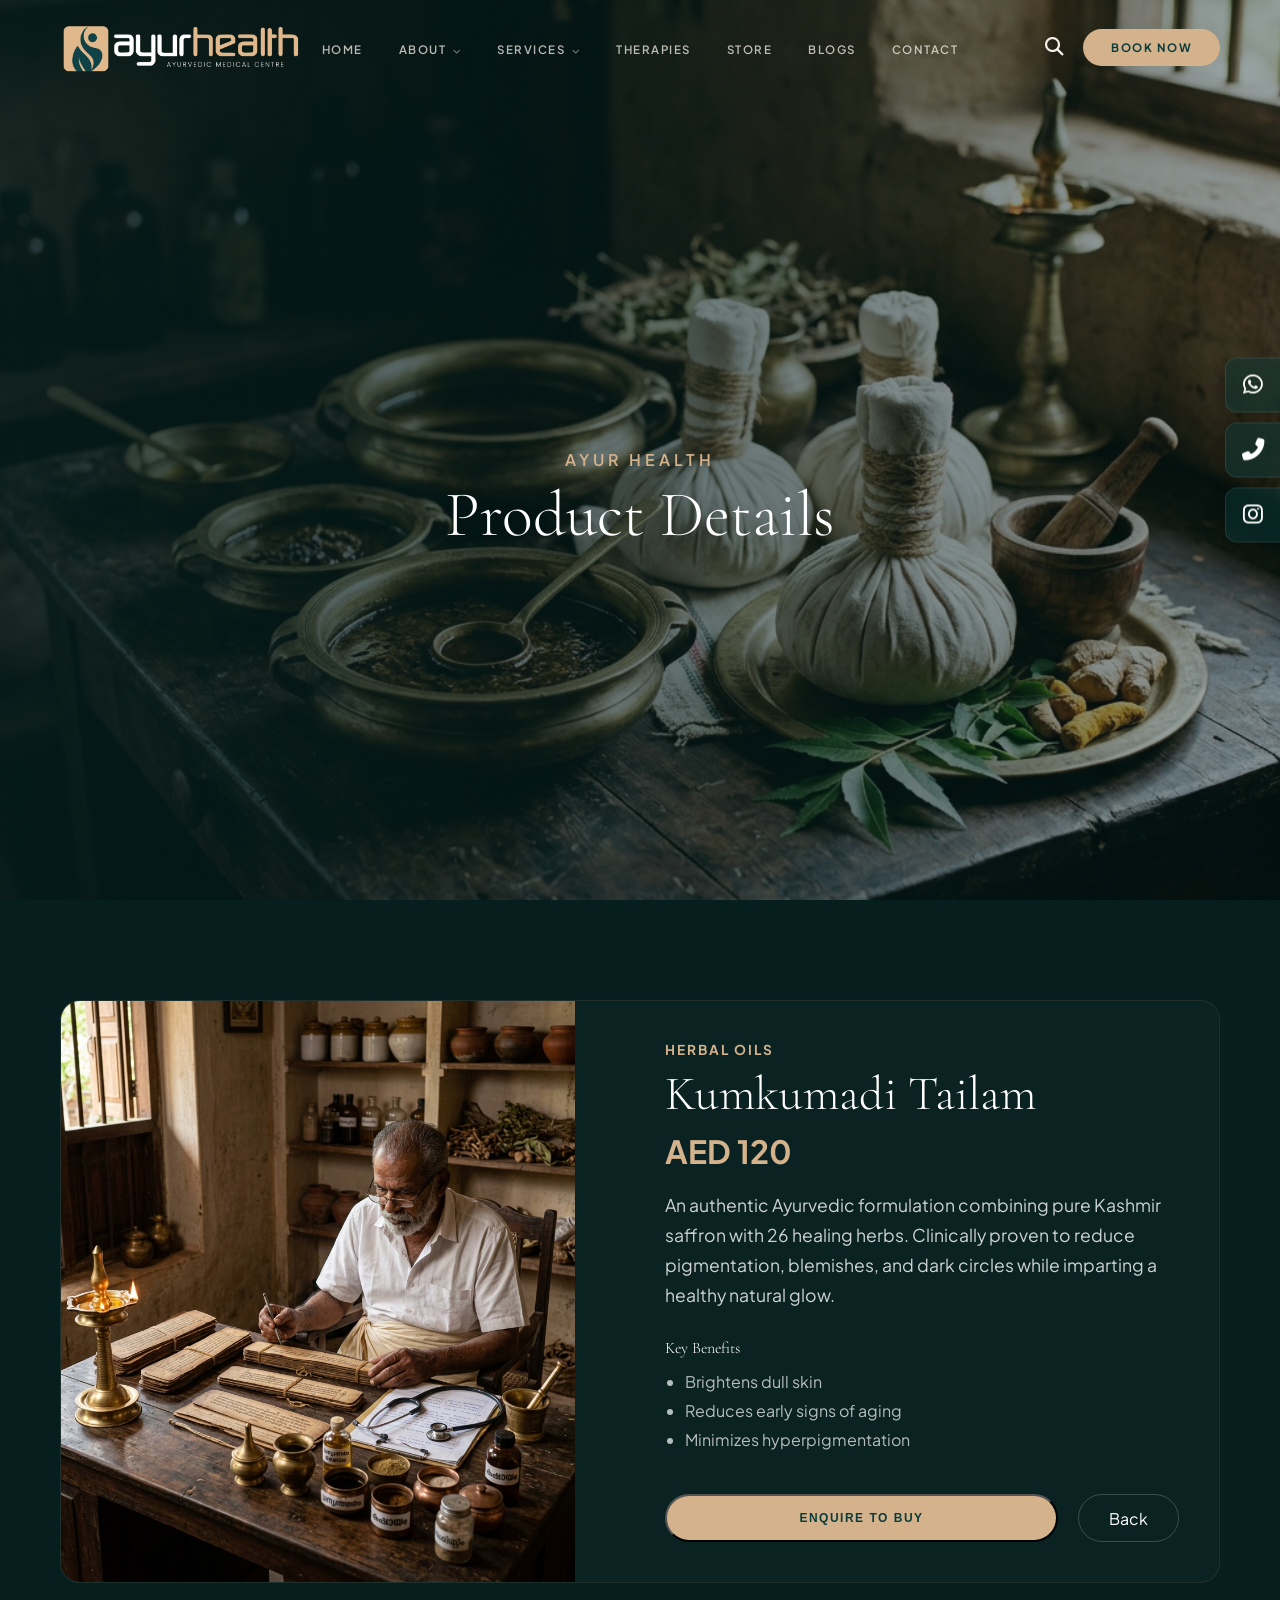
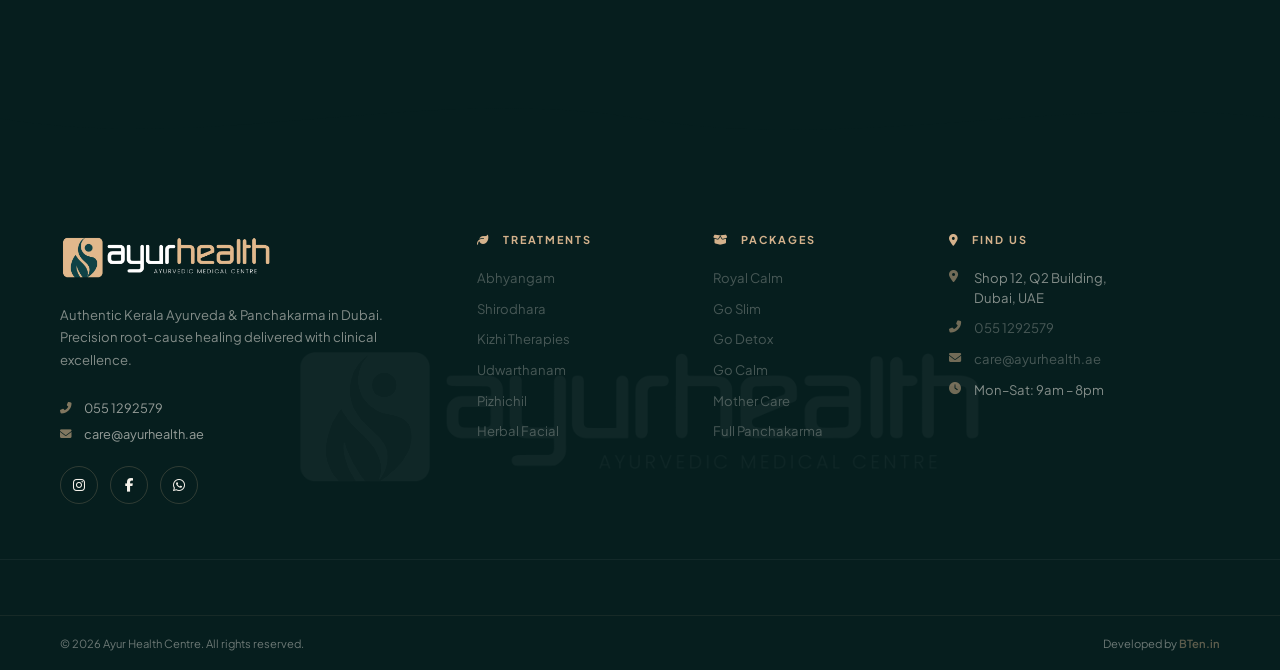
<file: product-details.html>
<!DOCTYPE html>
<html lang="en">
<head>
    <meta charset="UTF-8">
    <meta name="viewport" content="width=device-width, initial-scale=1.0">
    <title>Product Details | Ayur Health</title>
    <meta name="description" content="Authentic clinical Ayurveda & Panchakarma in Dubai. Precision restoration, profound vitality. Browse our treatments and packages.">
    <link rel="icon" type="image/svg+xml" href="data:image/svg+xml,%3Csvg xmlns='http://www.w3.org/2000/svg' viewBox='0 0 100 100'%3E%3Cpath fill='%23d4b28c' d='M50 0C50 0 10 30 10 70C10 90 30 100 50 100C70 100 90 90 90 70C90 30 50 0 50 0ZM50 85C35 85 25 75 25 60C25 40 50 15 50 15C50 15 75 40 75 60C75 75 65 85 50 85Z'/%3E%3C/svg%3E">
    <link rel="preconnect" href="https://fonts.googleapis.com">
    <link rel="stylesheet" href="https://fonts.googleapis.com/css2?family=Cormorant+Garamond:ital,wght@0,300;0,500;0,700;1,400&family=Plus+Jakarta+Sans:wght@300;400;500;600;700&display=swap">
    <link rel="stylesheet" href="https://cdnjs.cloudflare.com/ajax/libs/font-awesome/6.4.0/css/all.min.css">
    <link rel="stylesheet" href="css/style.css">
</head>
<body>

<!-- ===== HEADER — CENTERED NAV ===== -->
<header id="main-header">
    <a href="index.html" class="logo-link">
        <img src="assets/logo.webp" alt="Ayur Health – Ayurvedic Medical Centre" class="logo-img">
    </a>
    <nav class="nav-center">
        <ul class="nav-links">
            <li><a href="index.html">Home</a></li>
            <li class="dropdown">
                <a href="about-us.html">About <i class="fas fa-chevron-down" style="font-size:0.65em; margin-left:3px; opacity:0.7;"></i></a>
                <ul class="dropdown-menu">
                    <li><a href="about-us.html">Our Story</a></li>
                    <li><a href="specialties.html">Our Specialties</a></li>
                    <li><a href="about-us.html#doctors">Our Doctors</a></li>
                    <li><a href="about-us.html#facilities">Our Facilities</a></li>
                </ul>
            </li>
            <li class="dropdown">
                <a href="treatments.html">Services <i class="fas fa-chevron-down" style="font-size:0.65em; margin-left:3px; opacity:0.7;"></i></a>
                <ul class="dropdown-menu">
                    <li><a href="treatments.html">Ayurveda Consultation</a></li>
                    <li><a href="treatments.html">Curative Therapies</a></li>
                    <li><a href="treatments.html">Panchakarma</a></li>
                    <li><a href="treatments.html">Wellness Treatments</a></li>
                    <li><a href="specialties.html">Women's Health</a></li>
                </ul>
            </li>
            <li><a href="treatments.html">Therapies</a></li>
            <li><a href="products.html">Store</a></li>
            <li><a href="blog.html">Blogs</a></li>
            <li><a href="contact.html">Contact</a></li>
        </ul>
    </nav>
    <div class="nav-right" style="display:flex; align-items:center; gap:20px;">
        <div class="header-search">
            <button class="search-toggle" onclick="document.getElementById('top-search').classList.toggle('active')" aria-label="Search"><i class="fas fa-search"></i></button>
            <form id="top-search" class="search-form" action="products.html" method="GET">
                <input type="text" name="q" placeholder="Search Ayurveda..." required>
                <button type="submit"><i class="fas fa-arrow-right"></i></button>
            </form>
        </div>
        <button class="mobile-toggle" onclick="document.querySelector('.nav-center').classList.toggle('active')" aria-label="Menu" style="background:transparent; border:none; color:var(--cream); font-size:1.4rem; cursor:pointer; display:none;"><i class="fas fa-bars"></i></button>
        <a href="javascript:void(0)" onclick="openEnquiry('General Booking')" class="connect-pill">Book Now</a>
    </div>
</header>

<!-- ===== HERO ===== -->

    <section class="hero" style="min-height: 25vh; align-items:center; padding-top:100px; background: url('assets/kerala_abhyangam.png') center/cover no-repeat; position: relative;">
        <!-- Dark overlay -->
        <div style="position:absolute; top:0; left:0; width:100%; height:100%; background: linear-gradient(to right, rgba(6,30,30,0.8), rgba(6,30,30,0.4)); z-index:1;"></div>
        <div class="hero-watermark" aria-hidden="true" style="opacity:0.04; font-size:12vw; white-space:nowrap; top:50%; text-shadow:none;">PRODUCT DETAILS</div>
        <div class="container" style="position:relative; z-index:10; text-align:center;">
            <p style="color:var(--accent); font-weight:600; letter-spacing:4px; text-transform:uppercase; margin-bottom:10px;">Ayur Health</p>
            <h1 style="color:var(--white); font-size:4rem; margin:0; text-shadow: 0 5px 20px rgba(0,0,0,0.3);">Product Details</h1>
        </div>
    </section>
    
<section style="padding: 100px 0;">
    <div class="container">
        <div style="display:flex; flex-wrap:wrap; gap:50px; background:rgba(255,255,255,0.02); border:1px solid rgba(212,178,140,0.1); border-radius:20px; overflow:hidden;">
            
            <div style="flex:1; min-width:300px;">
                <img src="assets/kerala_consultation.png" alt="Kumkumadi Tailam" style="width:100%; height:100%; object-fit:cover; min-height:450px;">
            </div>
            
            <div style="flex:1; min-width:300px; padding:40px; display:flex; flex-direction:column; justify-content:center;">
                <span style="color:var(--accent); text-transform:uppercase; letter-spacing:2px; font-size:0.85rem; font-weight:700;">Herbal Oils</span>
                <h2 style="color:var(--white); font-size:3rem; margin:10px 0;">Kumkumadi Tailam</h2>
                <div style="font-size:2rem; color:var(--accent); font-weight:bold; margin-bottom:20px;">AED 120</div>
                
                <p style="color:rgba(255,255,255,0.8); font-size:1.1rem; line-height:1.7; margin-bottom:30px;">
                    An authentic Ayurvedic formulation combining pure Kashmir saffron with 26 healing herbs. Clinically proven to reduce pigmentation, blemishes, and dark circles while imparting a healthy natural glow.
                </p>
                
                <div style="margin-bottom:40px;">
                    <h4 style="color:var(--white); margin-bottom:10px;">Key Benefits</h4>
                    <ul style="color:rgba(255,255,255,0.7); line-height:1.8; padding-left:20px;">
                        <li>Brightens dull skin</li>
                        <li>Reduces early signs of aging</li>
                        <li>Minimizes hyperpigmentation</li>
                    </ul>
                </div>
                
                <div style="display:flex; gap:20px;">
                    <button class="btn-primary" onclick="openEnquiry('Kumkumadi Tailam', 'AED 120')" style="flex:1; text-align:center;">Enquire to Buy</button>
                    <a href="products.html" style="display:flex; align-items:center; justify-content:center; padding:0 30px; border:1px solid rgba(255,255,255,0.2); color:white; border-radius:30px; text-decoration:none;">Back</a>
                </div>
            </div>
        </div>
    </div>
</section>


<!-- ===== FOOTER ===== -->
<div class="footer-wave-top">
    <svg xmlns="http://www.w3.org/2000/svg" viewBox="0 0 1440 80" preserveAspectRatio="none" style="display:block;">
        <path d="M0,40 C240,80 480,0 720,40 C960,80 1200,10 1440,40 L1440,80 L0,80 Z" fill="#061e1e"/>
    </svg>
</div>
<footer class="site-footer">

    <!-- Logo Watermark -->
    <div class="footer-watermark">
        <img src="assets/logo.webp" alt="" aria-hidden="true">
    </div>

    <div class="footer-main">
        <div class="container footer-inner">

            <!-- Brand Column -->
            <div class="footer-brand">
                <a href="index.html" class="logo-link" style="display:inline-block; margin-bottom: 22px;">
                    <img src="assets/logo.webp" alt="Ayur Health" class="logo-img" style="height: 44px;">
                </a>
                <p class="footer-desc">Authentic Kerala Ayurveda &amp; Panchakarma in Dubai. Precision root-cause healing delivered with clinical excellence.</p>
                <div class="footer-contact-quick">
                    <a href="tel:0551292579"><i class="fas fa-phone-alt"></i> 055 1292579</a>
                    <a href="mailto:care@ayurhealth.ae"><i class="fas fa-envelope"></i> care@ayurhealth.ae</a>
                </div>
                <div class="social-links">
                    <a href="#" aria-label="Instagram"><i class="fab fa-instagram"></i></a>
                    <a href="#" aria-label="Facebook"><i class="fab fa-facebook-f"></i></a>
                    <a href="#" aria-label="WhatsApp"><i class="fab fa-whatsapp"></i></a>
                </div>
            </div>

            <!-- Treatments Column -->
            <div class="footer-col">
                <h4><i class="fas fa-leaf footer-col-icon"></i> Treatments</h4>
                <ul>
                    <li><a href="#treatments">Abhyangam</a></li>
                    <li><a href="#treatments">Shirodhara</a></li>
                    <li><a href="#treatments">Kizhi Therapies</a></li>
                    <li><a href="#treatments">Udwarthanam</a></li>
                    <li><a href="#treatments">Pizhichil</a></li>
                    <li><a href="#treatments">Herbal Facial</a></li>
                </ul>
            </div>

            <!-- Packages Column -->
            <div class="footer-col">
                <h4><i class="fas fa-box-open footer-col-icon"></i> Packages</h4>
                <ul>
                    <li><a href="#packages">Royal Calm</a></li>
                    <li><a href="#packages">Go Slim</a></li>
                    <li><a href="#packages">Go Detox</a></li>
                    <li><a href="#packages">Go Calm</a></li>
                    <li><a href="#packages">Mother Care</a></li>
                    <li><a href="#packages">Full Panchakarma</a></li>
                </ul>
            </div>

            <!-- Contact Column -->
            <div class="footer-col">
                <h4><i class="fas fa-map-marker-alt footer-col-icon"></i> Find Us</h4>
                <ul class="footer-contact">
                    <li><i class="fas fa-map-marker-alt"></i>Shop 12, Q2 Building,<br>Dubai, UAE</li>
                    <li><i class="fas fa-phone-alt"></i><a href="tel:0551292579">055 1292579</a></li>
                    <li><i class="fas fa-envelope"></i><a href="mailto:care@ayurhealth.ae">care@ayurhealth.ae</a></li>
                    <li><i class="fas fa-clock"></i>Mon–Sat: 9am – 8pm</li>
                </ul>
            </div>

        </div>
    </div>

    <!-- Footer Bottom Bar -->
    <div class="footer-bottom">
        <div class="container footer-bottom-inner">
            <p>&copy; 2026 Ayur Health Centre. All rights reserved.</p>
            <p class="footer-credit">Developed by <a href="https://bten.in" target="_blank" rel="noopener">BTen.in</a></p>
        </div>
    </div>

</footer>

<script>
    // ======= CAROUSEL =======
    function moveCarousel(trackId, direction) {
        const track = document.getElementById(trackId);
        if (!track || !track.children.length) return;
        const gap = 24;
        const cardWidth = track.children[0].offsetWidth + gap;
        const visibleCount = Math.max(1, Math.round(track.parentElement.offsetWidth / cardWidth));
        const maxScroll = Math.max(0, (track.children.length - visibleCount) * cardWidth);
        let cur = parseFloat(track.dataset.scroll || 0) + direction * cardWidth;
        cur = Math.max(0, Math.min(cur, maxScroll));
        track.style.transform = `translateX(-${cur}px)`;
        track.dataset.scroll = cur;
    }

    // ======= MODAL =======
    function openEnquiry(service, price = '') {
        document.getElementById('enq-service').value = service;
        document.getElementById('service-display').value = price ? `${service} — ${price}` : service;
        document.getElementById('enquiry-modal').classList.add('active');
        document.body.style.overflow = 'hidden';
    }
    function closeEnquiry(e) {
        const m = document.getElementById('enquiry-modal');
        if (!e || e.target === m || e.target.classList.contains('modal-close')) {
            m.classList.remove('active');
            document.body.style.overflow = '';
        }
    }
    function submitEnquiry(e) {
        e.preventDefault();
        const btn = e.target.querySelector('.submit-btn');
        const orig = btn.innerHTML;
        btn.innerHTML = '<i class="fas fa-check"></i> Sent!';
        btn.style.background = '#2a9d8f';
        setTimeout(() => { closeEnquiry(); e.target.reset(); btn.innerHTML = orig; btn.style.background = ''; }, 2500);
    }

    // ======= PARTICLES =======
    function initParticles(canvasId, color, count) {
        const canvas = document.getElementById(canvasId);
        if (!canvas) return;
        const ctx = canvas.getContext('2d');
        let W, H, dots = [];
        function resize() {
            W = canvas.width = canvas.offsetWidth;
            H = canvas.height = canvas.offsetHeight;
        }
        function makeDot() {
            return {
                x: Math.random() * W,
                y: Math.random() * H,
                r: Math.random() * 1.8 + 0.4,
                vx: (Math.random() - 0.5) * 0.3,
                vy: (Math.random() - 0.5) * 0.3,
                a: Math.random() * 0.5 + 0.15
            };
        }
        resize();
        for (let i = 0; i < count; i++) dots.push(makeDot());
        window.addEventListener('resize', resize);
        function draw() {
            ctx.clearRect(0, 0, W, H);
            dots.forEach(d => {
                d.x += d.vx; d.y += d.vy;
                if (d.x < 0) d.x = W; if (d.x > W) d.x = 0;
                if (d.y < 0) d.y = H; if (d.y > H) d.y = 0;
                ctx.beginPath();
                ctx.arc(d.x, d.y, d.r, 0, Math.PI * 2);
                ctx.fillStyle = color.replace('A', d.a.toFixed(2));
                ctx.fill();
            });
            requestAnimationFrame(draw);
        }
        draw();
    }

    // ======= INIT =======
    document.addEventListener('DOMContentLoaded', () => {
        // Header scroll
        const header = document.getElementById('main-header');
        const checkScroll = () => header.classList.toggle('scrolled', window.scrollY > 60);
        window.addEventListener('scroll', checkScroll);
        checkScroll();

        // Filter tabs
        document.querySelectorAll('.tab-btn').forEach(btn => {
            btn.addEventListener('click', () => {
                document.querySelectorAll('.tab-btn').forEach(b => b.classList.remove('active'));
                btn.classList.add('active');
                const f = btn.dataset.filter;
                document.querySelectorAll('.treatment-card').forEach(c => {
                    c.style.display = (f === 'all' || c.dataset.cat === f) ? 'flex' : 'none';
                });
            });
        });

        // Counter animation
        const counters = document.querySelectorAll('.counter');
        new IntersectionObserver(entries => {
            entries.forEach(entry => {
                if (entry.isIntersecting && !entry.target.dataset.counted) {
                    entry.target.dataset.counted = '1';
                    counters.forEach(c => {
                        const target = +c.dataset.val;
                        let n = 0, inc = target / 50;
                        const tick = () => { n = Math.min(n + inc, target); c.innerText = Math.ceil(n); if (n < target) requestAnimationFrame(tick); };
                        tick();
                    });
                }
            });
        }, { threshold: 0.5 }).observe(document.querySelector('.hero-stats') || document.body);

        // Reveal on scroll
        const ro = new IntersectionObserver(entries => {
            entries.forEach(e => { if (e.isIntersecting) { e.target.classList.add('visible'); ro.unobserve(e.target); } });
        }, { threshold: 0.08 });
        document.querySelectorAll(
            '.about-section .about-grid > *, .specstrip-header > *, .spec-card, ' +
            '.treatments-section .section-head > *, .treatment-card, ' +
            '.packages-section .section-head > *, .package-card, ' +
            '.testi-header > *, .testi-card, .blog-header > *, .blog-card'
        ).forEach((el, i) => {
            el.classList.add('reveal-up');
            if (el.closest('.carousel-track')) el.style.transitionDelay = `${(i % 3) * 0.1}s`;
            ro.observe(el);
        });

        // Particles on hero canvas
        initParticles('heroParticles', 'rgba(212,178,140,A)', 60);
    });
</script>

<!-- ===== STICKY CONTACT WIDGETS ===== -->
<div class="sticky-widgets">
    <a href="https://wa.me/971551292579" class="widget wa" target="_blank" aria-label="WhatsApp">
        <i class="fab fa-whatsapp"></i>
        <span>WhatsApp</span>
    </a>
    <a href="tel:0551292579" class="widget call" aria-label="Call Now">
        <i class="fas fa-phone-alt"></i>
        <span>Call Now</span>
    </a>
    <a href="https://instagram.com/ayurhealthdubai" class="widget insta" target="_blank" aria-label="Instagram">
        <i class="fab fa-instagram"></i>
        <span>Instagram</span>
    </a>
</div>

</body>
</html>
</file>
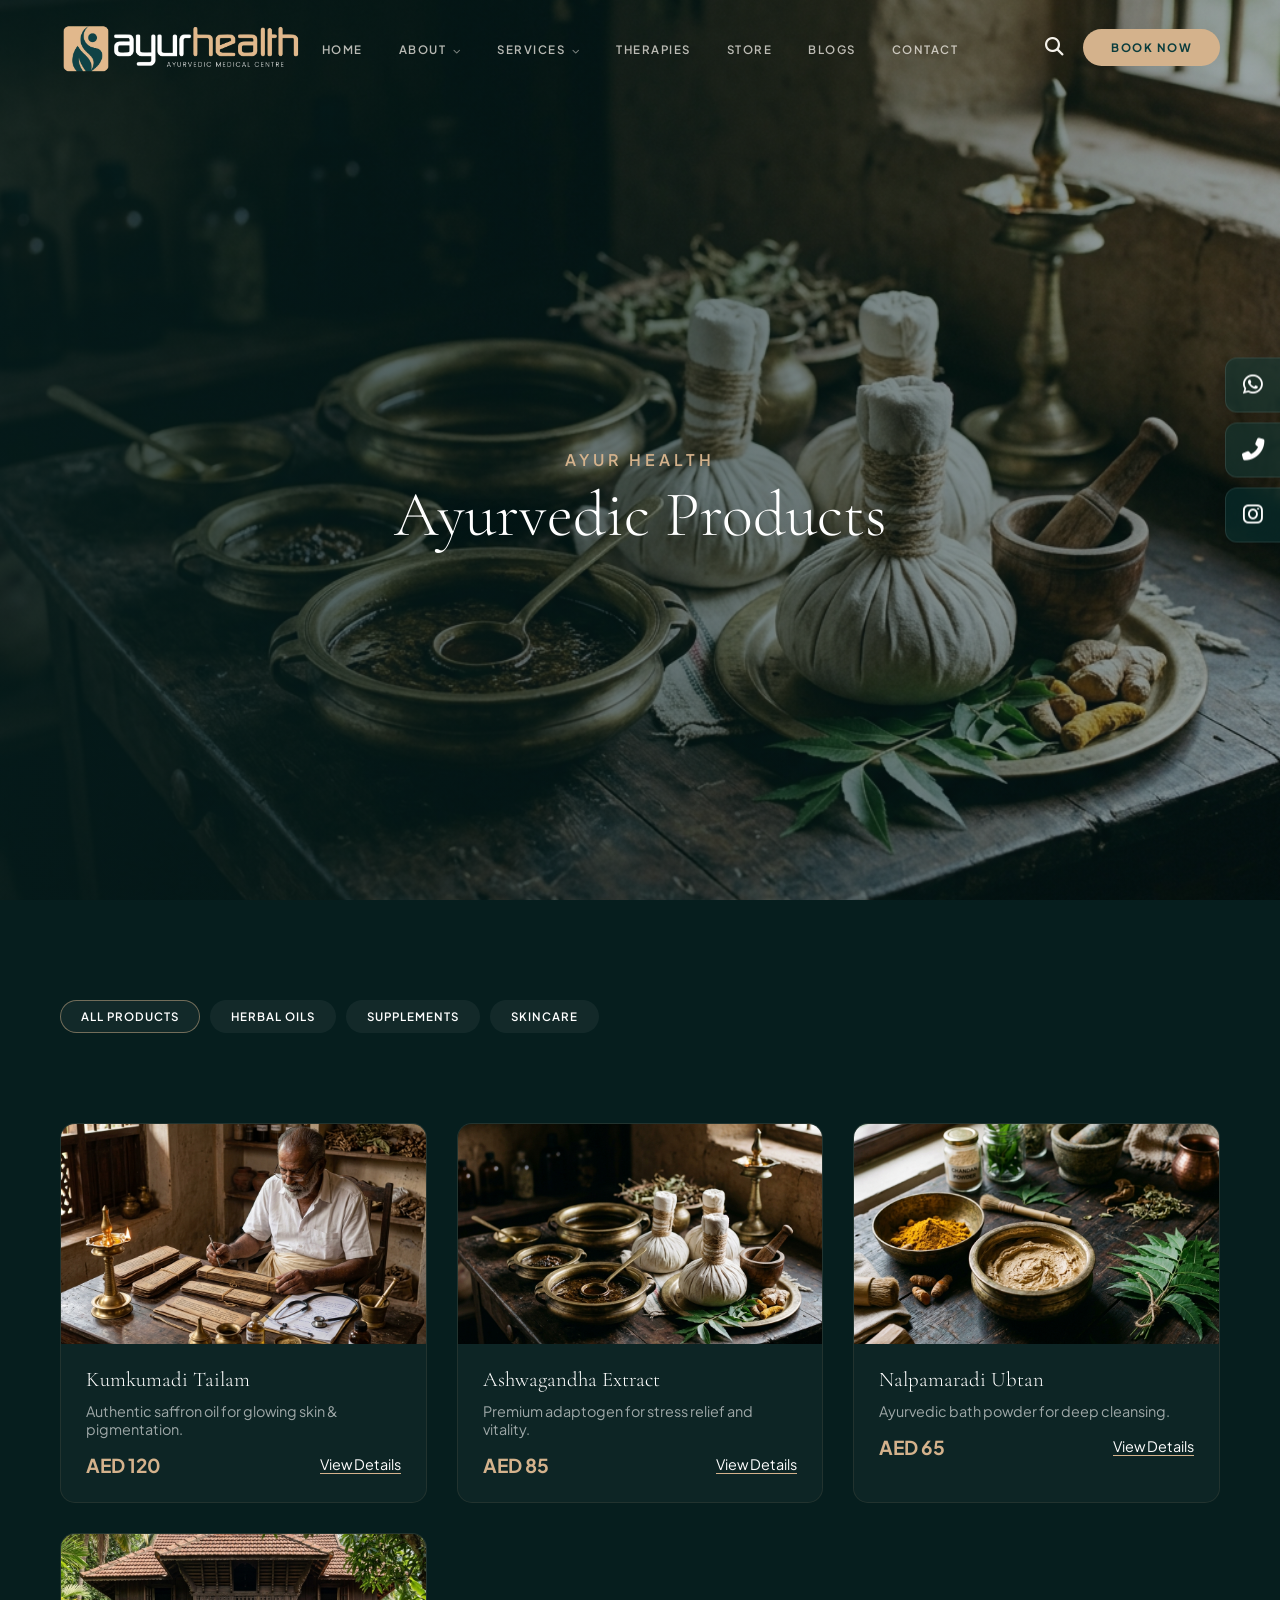
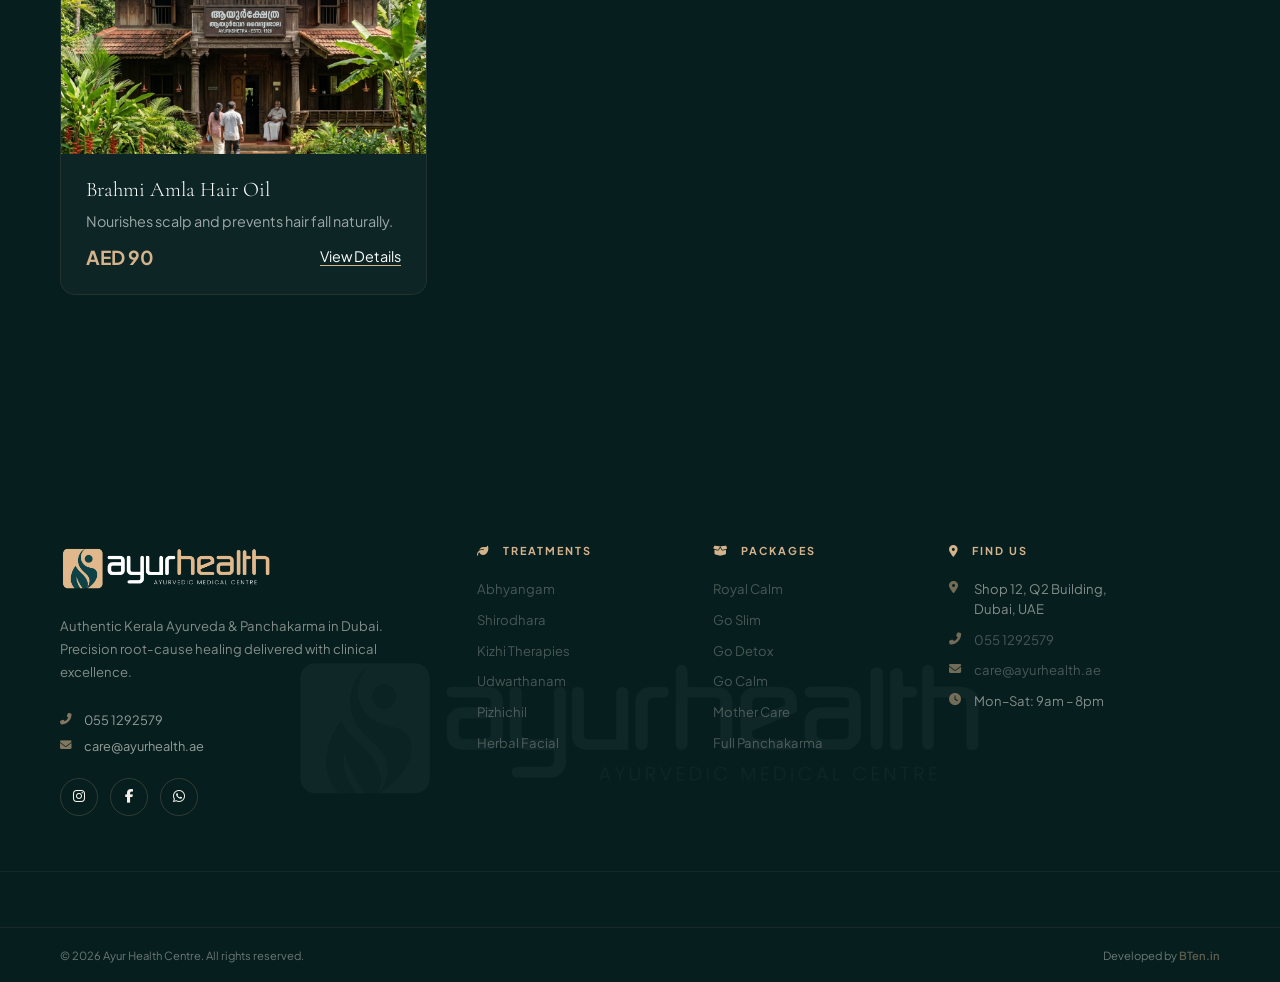
<file: products.html>
<!DOCTYPE html>
<html lang="en">
<head>
    <meta charset="UTF-8">
    <meta name="viewport" content="width=device-width, initial-scale=1.0">
    <title>Ayurvedic Products | Ayur Health</title>
    <meta name="description" content="Authentic clinical Ayurveda & Panchakarma in Dubai. Precision restoration, profound vitality. Browse our treatments and packages.">
    <link rel="icon" type="image/svg+xml" href="data:image/svg+xml,%3Csvg xmlns='http://www.w3.org/2000/svg' viewBox='0 0 100 100'%3E%3Cpath fill='%23d4b28c' d='M50 0C50 0 10 30 10 70C10 90 30 100 50 100C70 100 90 90 90 70C90 30 50 0 50 0ZM50 85C35 85 25 75 25 60C25 40 50 15 50 15C50 15 75 40 75 60C75 75 65 85 50 85Z'/%3E%3C/svg%3E">
    <link rel="preconnect" href="https://fonts.googleapis.com">
    <link rel="stylesheet" href="https://fonts.googleapis.com/css2?family=Cormorant+Garamond:ital,wght@0,300;0,500;0,700;1,400&family=Plus+Jakarta+Sans:wght@300;400;500;600;700&display=swap">
    <link rel="stylesheet" href="https://cdnjs.cloudflare.com/ajax/libs/font-awesome/6.4.0/css/all.min.css">
    <link rel="stylesheet" href="css/style.css">
</head>
<body>

<!-- ===== HEADER — CENTERED NAV ===== -->
<header id="main-header">
    <a href="index.html" class="logo-link">
        <img src="assets/logo.webp" alt="Ayur Health – Ayurvedic Medical Centre" class="logo-img">
    </a>
    <nav class="nav-center">
        <ul class="nav-links">
            <li><a href="index.html">Home</a></li>
            <li class="dropdown">
                <a href="about-us.html">About <i class="fas fa-chevron-down" style="font-size:0.65em; margin-left:3px; opacity:0.7;"></i></a>
                <ul class="dropdown-menu">
                    <li><a href="about-us.html">Our Story</a></li>
                    <li><a href="specialties.html">Our Specialties</a></li>
                    <li><a href="about-us.html#doctors">Our Doctors</a></li>
                    <li><a href="about-us.html#facilities">Our Facilities</a></li>
                </ul>
            </li>
            <li class="dropdown">
                <a href="treatments.html">Services <i class="fas fa-chevron-down" style="font-size:0.65em; margin-left:3px; opacity:0.7;"></i></a>
                <ul class="dropdown-menu">
                    <li><a href="treatments.html">Ayurveda Consultation</a></li>
                    <li><a href="treatments.html">Curative Therapies</a></li>
                    <li><a href="treatments.html">Panchakarma</a></li>
                    <li><a href="treatments.html">Wellness Treatments</a></li>
                    <li><a href="specialties.html">Women's Health</a></li>
                </ul>
            </li>
            <li><a href="treatments.html">Therapies</a></li>
            <li><a href="products.html">Store</a></li>
            <li><a href="blog.html">Blogs</a></li>
            <li><a href="contact.html">Contact</a></li>
        </ul>
    </nav>
    <div class="nav-right" style="display:flex; align-items:center; gap:20px;">
        <div class="header-search">
            <button class="search-toggle" onclick="document.getElementById('top-search').classList.toggle('active')" aria-label="Search"><i class="fas fa-search"></i></button>
            <form id="top-search" class="search-form" action="products.html" method="GET">
                <input type="text" name="q" placeholder="Search Ayurveda..." required>
                <button type="submit"><i class="fas fa-arrow-right"></i></button>
            </form>
        </div>
        <button class="mobile-toggle" onclick="document.querySelector('.nav-center').classList.toggle('active')" aria-label="Menu" style="background:transparent; border:none; color:var(--cream); font-size:1.4rem; cursor:pointer; display:none;"><i class="fas fa-bars"></i></button>
        <a href="javascript:void(0)" onclick="openEnquiry('General Booking')" class="connect-pill">Book Now</a>
    </div>
</header>

<!-- ===== HERO ===== -->

    <section class="hero" style="min-height: 25vh; align-items:center; padding-top:100px; background: url('assets/kerala_abhyangam.png') center/cover no-repeat; position: relative;">
        <!-- Dark overlay -->
        <div style="position:absolute; top:0; left:0; width:100%; height:100%; background: linear-gradient(to right, rgba(6,30,30,0.8), rgba(6,30,30,0.4)); z-index:1;"></div>
        <div class="hero-watermark" aria-hidden="true" style="opacity:0.04; font-size:12vw; white-space:nowrap; top:50%; text-shadow:none;">AYURVEDIC PRODUCTS</div>
        <div class="container" style="position:relative; z-index:10; text-align:center;">
            <p style="color:var(--accent); font-weight:600; letter-spacing:4px; text-transform:uppercase; margin-bottom:10px;">Ayur Health</p>
            <h1 style="color:var(--white); font-size:4rem; margin:0; text-shadow: 0 5px 20px rgba(0,0,0,0.3);">Ayurvedic Products</h1>
        </div>
    </section>
    
<section style="padding: 100px 0;">
    <div class="container">
        
        <!-- Search Results Header (Hidden by default, used by JS) -->
        <div id="search-results-header" style="display:none; text-align:center; margin-bottom:40px;">
            <p style="color:var(--accent); font-size:1.2rem;">Showing results for: <span id="search-term" style="color:white; font-weight:bold;"></span></p>
        </div>

        <div style="display:flex; justify-content:space-between; align-items:center; margin-bottom:40px; flex-wrap:wrap; gap:20px;">
            <div class="filter-tabs" style="display:flex; gap:10px; flex-wrap:wrap;">
                <button class="tab-btn active" data-filter="all" style="background:rgba(255,255,255,0.05); color:white; border:1px solid rgba(212,178,140,0.5); padding:8px 20px; border-radius:30px; cursor:pointer;">All Products</button>
                <button class="tab-btn" data-filter="oils" style="background:rgba(255,255,255,0.05); color:white; border:1px solid transparent; padding:8px 20px; border-radius:30px; cursor:pointer;">Herbal Oils</button>
                <button class="tab-btn" data-filter="supplements" style="background:rgba(255,255,255,0.05); color:white; border:1px solid transparent; padding:8px 20px; border-radius:30px; cursor:pointer;">Supplements</button>
                <button class="tab-btn" data-filter="skincare" style="background:rgba(255,255,255,0.05); color:white; border:1px solid transparent; padding:8px 20px; border-radius:30px; cursor:pointer;">Skincare</button>
            </div>
        </div>

        <div class="product-grid" id="productGrid" style="display:grid; grid-template-columns: repeat(auto-fit, minmax(280px, 1fr)); gap:30px;">
            <!-- Prod 1 -->
            <a href="product-details.html" class="prod-item" data-cat="oils" style="text-decoration:none; background:rgba(255,255,255,0.03); border:1px solid rgba(212,178,140,0.1); border-radius:15px; overflow:hidden; display:block; transition:transform 0.3s ease;">
                <div style="height:220px; overflow:hidden;">
                    <img src="assets/kerala_consultation.png" alt="Kumkumadi Tailam" style="width:100%; height:100%; object-fit:cover;">
                </div>
                <div style="padding:25px;">
                    <h3 style="color:var(--white); font-size:1.3rem; margin-bottom:10px;">Kumkumadi Tailam</h3>
                    <p style="color:rgba(255,255,255,0.6); font-size:0.9rem; margin-bottom:15px;">Authentic saffron oil for glowing skin & pigmentation.</p>
                    <div style="display:flex; justify-content:space-between; align-items:center;">
                        <span style="color:var(--accent); font-weight:bold; font-size:1.2rem;">AED 120</span>
                        <span style="color:white; font-size:0.9rem; border-bottom:1px solid var(--accent);">View Details</span>
                    </div>
                </div>
            </a>
            <!-- Prod 2 -->
            <a href="product-details.html" class="prod-item" data-cat="supplements" style="text-decoration:none; background:rgba(255,255,255,0.03); border:1px solid rgba(212,178,140,0.1); border-radius:15px; overflow:hidden; display:block; transition:transform 0.3s ease;">
                <div style="height:220px; overflow:hidden;">
                    <img src="assets/kerala_abhyangam.png" alt="Ashwagandha Extract" style="width:100%; height:100%; object-fit:cover;">
                </div>
                <div style="padding:25px;">
                    <h3 style="color:var(--white); font-size:1.3rem; margin-bottom:10px;">Ashwagandha Extract</h3>
                    <p style="color:rgba(255,255,255,0.6); font-size:0.9rem; margin-bottom:15px;">Premium adaptogen for stress relief and vitality.</p>
                    <div style="display:flex; justify-content:space-between; align-items:center;">
                        <span style="color:var(--accent); font-weight:bold; font-size:1.2rem;">AED 85</span>
                        <span style="color:white; font-size:0.9rem; border-bottom:1px solid var(--accent);">View Details</span>
                    </div>
                </div>
            </a>
            <!-- Prod 3 -->
            <a href="product-details.html" class="prod-item" data-cat="skincare" style="text-decoration:none; background:rgba(255,255,255,0.03); border:1px solid rgba(212,178,140,0.1); border-radius:15px; overflow:hidden; display:block; transition:transform 0.3s ease;">
                <div style="height:220px; overflow:hidden;">
                    <img src="assets/kerala_facial.png" alt="Nalpamaradi Bath Powder" style="width:100%; height:100%; object-fit:cover;">
                </div>
                <div style="padding:25px;">
                    <h3 style="color:var(--white); font-size:1.3rem; margin-bottom:10px;">Nalpamaradi Ubtan</h3>
                    <p style="color:rgba(255,255,255,0.6); font-size:0.9rem; margin-bottom:15px;">Ayurvedic bath powder for deep cleansing.</p>
                    <div style="display:flex; justify-content:space-between; align-items:center;">
                        <span style="color:var(--accent); font-weight:bold; font-size:1.2rem;">AED 65</span>
                        <span style="color:white; font-size:0.9rem; border-bottom:1px solid var(--accent);">View Details</span>
                    </div>
                </div>
            </a>
            <!-- Prod 4 -->
            <a href="product-details.html" class="prod-item" data-cat="oils" style="text-decoration:none; background:rgba(255,255,255,0.03); border:1px solid rgba(212,178,140,0.1); border-radius:15px; overflow:hidden; display:block; transition:transform 0.3s ease;">
                <div style="height:220px; overflow:hidden;">
                    <img src="assets/kerala_clinic.png" alt="Brahmi Hair Oil" style="width:100%; height:100%; object-fit:cover;">
                </div>
                <div style="padding:25px;">
                    <h3 style="color:var(--white); font-size:1.3rem; margin-bottom:10px;">Brahmi Amla Hair Oil</h3>
                    <p style="color:rgba(255,255,255,0.6); font-size:0.9rem; margin-bottom:15px;">Nourishes scalp and prevents hair fall naturally.</p>
                    <div style="display:flex; justify-content:space-between; align-items:center;">
                        <span style="color:var(--accent); font-weight:bold; font-size:1.2rem;">AED 90</span>
                        <span style="color:white; font-size:0.9rem; border-bottom:1px solid var(--accent);">View Details</span>
                    </div>
                </div>
            </a>
        </div>
        
    </div>
</section>

<script>
    // Product Search and Filter JS
    document.addEventListener('DOMContentLoaded', () => {
        const prodItems = document.querySelectorAll('.prod-item');
        const urlParams = new URLSearchParams(window.location.search);
        const query = urlParams.get('q');
        
        if(query) {
            document.getElementById('search-results-header').style.display = 'block';
            document.getElementById('search-term').innerText = query;
            const qLower = query.toLowerCase();
            
            prodItems.forEach(item => {
                const text = item.innerText.toLowerCase();
                if(text.includes(qLower)) {
                    item.style.display = 'block';
                } else {
                    item.style.display = 'none';
                }
            });
        }
        
        // Tab Filtering
        document.querySelectorAll('.tab-btn').forEach(btn => {
            btn.addEventListener('click', () => {
                document.querySelectorAll('.tab-btn').forEach(b => {
                    b.classList.remove('active');
                    b.style.borderColor = 'transparent';
                });
                btn.classList.add('active');
                btn.style.borderColor = 'rgba(212,178,140,0.5)';
                
                const filter = btn.dataset.filter;
                prodItems.forEach(item => {
                    if(filter === 'all' || item.dataset.cat === filter) {
                        item.style.display = 'block';
                    } else {
                        item.style.display = 'none';
                    }
                });
            });
        });
    });
</script>


<!-- ===== FOOTER ===== -->
<div class="footer-wave-top">
    <svg xmlns="http://www.w3.org/2000/svg" viewBox="0 0 1440 80" preserveAspectRatio="none" style="display:block;">
        <path d="M0,40 C240,80 480,0 720,40 C960,80 1200,10 1440,40 L1440,80 L0,80 Z" fill="#061e1e"/>
    </svg>
</div>
<footer class="site-footer">

    <!-- Logo Watermark -->
    <div class="footer-watermark">
        <img src="assets/logo.webp" alt="" aria-hidden="true">
    </div>

    <div class="footer-main">
        <div class="container footer-inner">

            <!-- Brand Column -->
            <div class="footer-brand">
                <a href="index.html" class="logo-link" style="display:inline-block; margin-bottom: 22px;">
                    <img src="assets/logo.webp" alt="Ayur Health" class="logo-img" style="height: 44px;">
                </a>
                <p class="footer-desc">Authentic Kerala Ayurveda &amp; Panchakarma in Dubai. Precision root-cause healing delivered with clinical excellence.</p>
                <div class="footer-contact-quick">
                    <a href="tel:0551292579"><i class="fas fa-phone-alt"></i> 055 1292579</a>
                    <a href="mailto:care@ayurhealth.ae"><i class="fas fa-envelope"></i> care@ayurhealth.ae</a>
                </div>
                <div class="social-links">
                    <a href="#" aria-label="Instagram"><i class="fab fa-instagram"></i></a>
                    <a href="#" aria-label="Facebook"><i class="fab fa-facebook-f"></i></a>
                    <a href="#" aria-label="WhatsApp"><i class="fab fa-whatsapp"></i></a>
                </div>
            </div>

            <!-- Treatments Column -->
            <div class="footer-col">
                <h4><i class="fas fa-leaf footer-col-icon"></i> Treatments</h4>
                <ul>
                    <li><a href="#treatments">Abhyangam</a></li>
                    <li><a href="#treatments">Shirodhara</a></li>
                    <li><a href="#treatments">Kizhi Therapies</a></li>
                    <li><a href="#treatments">Udwarthanam</a></li>
                    <li><a href="#treatments">Pizhichil</a></li>
                    <li><a href="#treatments">Herbal Facial</a></li>
                </ul>
            </div>

            <!-- Packages Column -->
            <div class="footer-col">
                <h4><i class="fas fa-box-open footer-col-icon"></i> Packages</h4>
                <ul>
                    <li><a href="#packages">Royal Calm</a></li>
                    <li><a href="#packages">Go Slim</a></li>
                    <li><a href="#packages">Go Detox</a></li>
                    <li><a href="#packages">Go Calm</a></li>
                    <li><a href="#packages">Mother Care</a></li>
                    <li><a href="#packages">Full Panchakarma</a></li>
                </ul>
            </div>

            <!-- Contact Column -->
            <div class="footer-col">
                <h4><i class="fas fa-map-marker-alt footer-col-icon"></i> Find Us</h4>
                <ul class="footer-contact">
                    <li><i class="fas fa-map-marker-alt"></i>Shop 12, Q2 Building,<br>Dubai, UAE</li>
                    <li><i class="fas fa-phone-alt"></i><a href="tel:0551292579">055 1292579</a></li>
                    <li><i class="fas fa-envelope"></i><a href="mailto:care@ayurhealth.ae">care@ayurhealth.ae</a></li>
                    <li><i class="fas fa-clock"></i>Mon–Sat: 9am – 8pm</li>
                </ul>
            </div>

        </div>
    </div>

    <!-- Footer Bottom Bar -->
    <div class="footer-bottom">
        <div class="container footer-bottom-inner">
            <p>&copy; 2026 Ayur Health Centre. All rights reserved.</p>
            <p class="footer-credit">Developed by <a href="https://bten.in" target="_blank" rel="noopener">BTen.in</a></p>
        </div>
    </div>

</footer>

<script>
    // ======= CAROUSEL =======
    function moveCarousel(trackId, direction) {
        const track = document.getElementById(trackId);
        if (!track || !track.children.length) return;
        const gap = 24;
        const cardWidth = track.children[0].offsetWidth + gap;
        const visibleCount = Math.max(1, Math.round(track.parentElement.offsetWidth / cardWidth));
        const maxScroll = Math.max(0, (track.children.length - visibleCount) * cardWidth);
        let cur = parseFloat(track.dataset.scroll || 0) + direction * cardWidth;
        cur = Math.max(0, Math.min(cur, maxScroll));
        track.style.transform = `translateX(-${cur}px)`;
        track.dataset.scroll = cur;
    }

    // ======= MODAL =======
    function openEnquiry(service, price = '') {
        document.getElementById('enq-service').value = service;
        document.getElementById('service-display').value = price ? `${service} — ${price}` : service;
        document.getElementById('enquiry-modal').classList.add('active');
        document.body.style.overflow = 'hidden';
    }
    function closeEnquiry(e) {
        const m = document.getElementById('enquiry-modal');
        if (!e || e.target === m || e.target.classList.contains('modal-close')) {
            m.classList.remove('active');
            document.body.style.overflow = '';
        }
    }
    function submitEnquiry(e) {
        e.preventDefault();
        const btn = e.target.querySelector('.submit-btn');
        const orig = btn.innerHTML;
        btn.innerHTML = '<i class="fas fa-check"></i> Sent!';
        btn.style.background = '#2a9d8f';
        setTimeout(() => { closeEnquiry(); e.target.reset(); btn.innerHTML = orig; btn.style.background = ''; }, 2500);
    }

    // ======= PARTICLES =======
    function initParticles(canvasId, color, count) {
        const canvas = document.getElementById(canvasId);
        if (!canvas) return;
        const ctx = canvas.getContext('2d');
        let W, H, dots = [];
        function resize() {
            W = canvas.width = canvas.offsetWidth;
            H = canvas.height = canvas.offsetHeight;
        }
        function makeDot() {
            return {
                x: Math.random() * W,
                y: Math.random() * H,
                r: Math.random() * 1.8 + 0.4,
                vx: (Math.random() - 0.5) * 0.3,
                vy: (Math.random() - 0.5) * 0.3,
                a: Math.random() * 0.5 + 0.15
            };
        }
        resize();
        for (let i = 0; i < count; i++) dots.push(makeDot());
        window.addEventListener('resize', resize);
        function draw() {
            ctx.clearRect(0, 0, W, H);
            dots.forEach(d => {
                d.x += d.vx; d.y += d.vy;
                if (d.x < 0) d.x = W; if (d.x > W) d.x = 0;
                if (d.y < 0) d.y = H; if (d.y > H) d.y = 0;
                ctx.beginPath();
                ctx.arc(d.x, d.y, d.r, 0, Math.PI * 2);
                ctx.fillStyle = color.replace('A', d.a.toFixed(2));
                ctx.fill();
            });
            requestAnimationFrame(draw);
        }
        draw();
    }

    // ======= INIT =======
    document.addEventListener('DOMContentLoaded', () => {
        // Header scroll
        const header = document.getElementById('main-header');
        const checkScroll = () => header.classList.toggle('scrolled', window.scrollY > 60);
        window.addEventListener('scroll', checkScroll);
        checkScroll();

        // Filter tabs
        document.querySelectorAll('.tab-btn').forEach(btn => {
            btn.addEventListener('click', () => {
                document.querySelectorAll('.tab-btn').forEach(b => b.classList.remove('active'));
                btn.classList.add('active');
                const f = btn.dataset.filter;
                document.querySelectorAll('.treatment-card').forEach(c => {
                    c.style.display = (f === 'all' || c.dataset.cat === f) ? 'flex' : 'none';
                });
            });
        });

        // Counter animation
        const counters = document.querySelectorAll('.counter');
        new IntersectionObserver(entries => {
            entries.forEach(entry => {
                if (entry.isIntersecting && !entry.target.dataset.counted) {
                    entry.target.dataset.counted = '1';
                    counters.forEach(c => {
                        const target = +c.dataset.val;
                        let n = 0, inc = target / 50;
                        const tick = () => { n = Math.min(n + inc, target); c.innerText = Math.ceil(n); if (n < target) requestAnimationFrame(tick); };
                        tick();
                    });
                }
            });
        }, { threshold: 0.5 }).observe(document.querySelector('.hero-stats') || document.body);

        // Reveal on scroll
        const ro = new IntersectionObserver(entries => {
            entries.forEach(e => { if (e.isIntersecting) { e.target.classList.add('visible'); ro.unobserve(e.target); } });
        }, { threshold: 0.08 });
        document.querySelectorAll(
            '.about-section .about-grid > *, .specstrip-header > *, .spec-card, ' +
            '.treatments-section .section-head > *, .treatment-card, ' +
            '.packages-section .section-head > *, .package-card, ' +
            '.testi-header > *, .testi-card, .blog-header > *, .blog-card'
        ).forEach((el, i) => {
            el.classList.add('reveal-up');
            if (el.closest('.carousel-track')) el.style.transitionDelay = `${(i % 3) * 0.1}s`;
            ro.observe(el);
        });

        // Particles on hero canvas
        initParticles('heroParticles', 'rgba(212,178,140,A)', 60);
    });
</script>

<!-- ===== STICKY CONTACT WIDGETS ===== -->
<div class="sticky-widgets">
    <a href="https://wa.me/971551292579" class="widget wa" target="_blank" aria-label="WhatsApp">
        <i class="fab fa-whatsapp"></i>
        <span>WhatsApp</span>
    </a>
    <a href="tel:0551292579" class="widget call" aria-label="Call Now">
        <i class="fas fa-phone-alt"></i>
        <span>Call Now</span>
    </a>
    <a href="https://instagram.com/ayurhealthdubai" class="widget insta" target="_blank" aria-label="Instagram">
        <i class="fab fa-instagram"></i>
        <span>Instagram</span>
    </a>
</div>

</body>
</html>
</file>
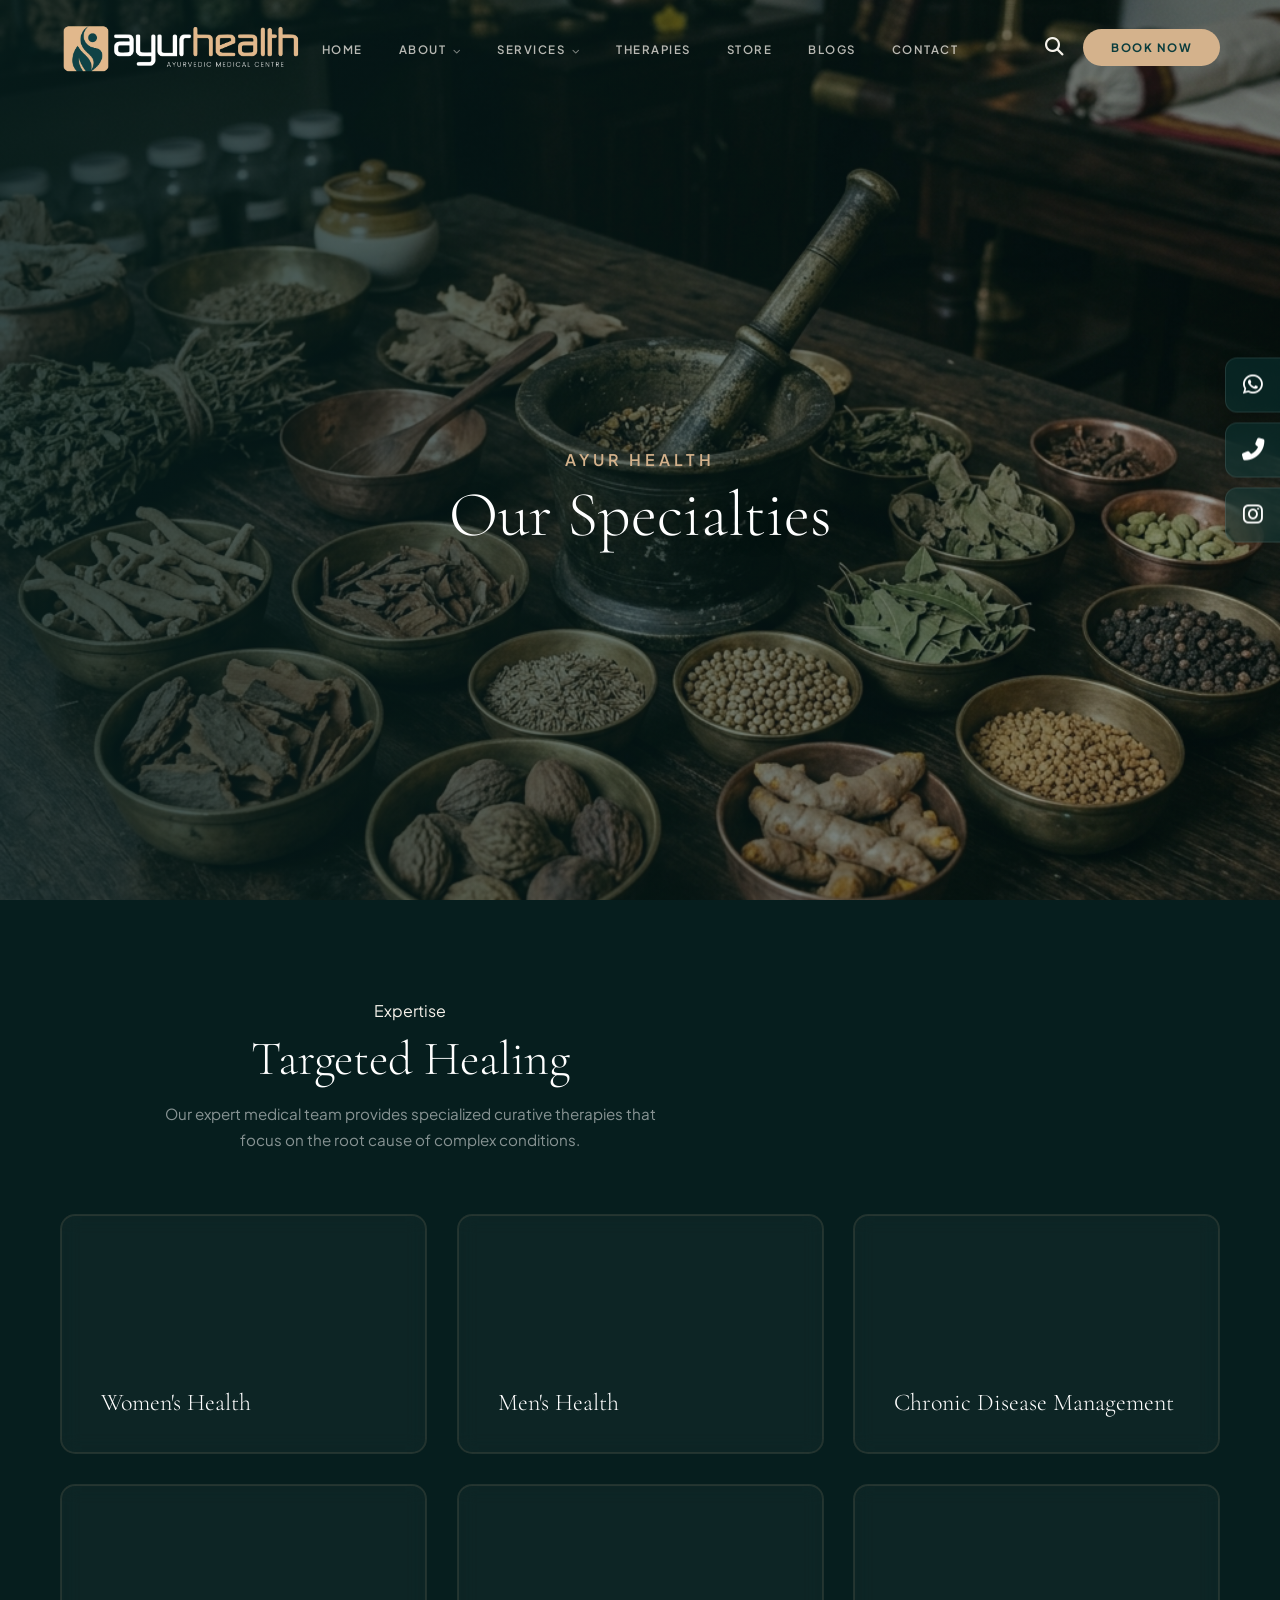
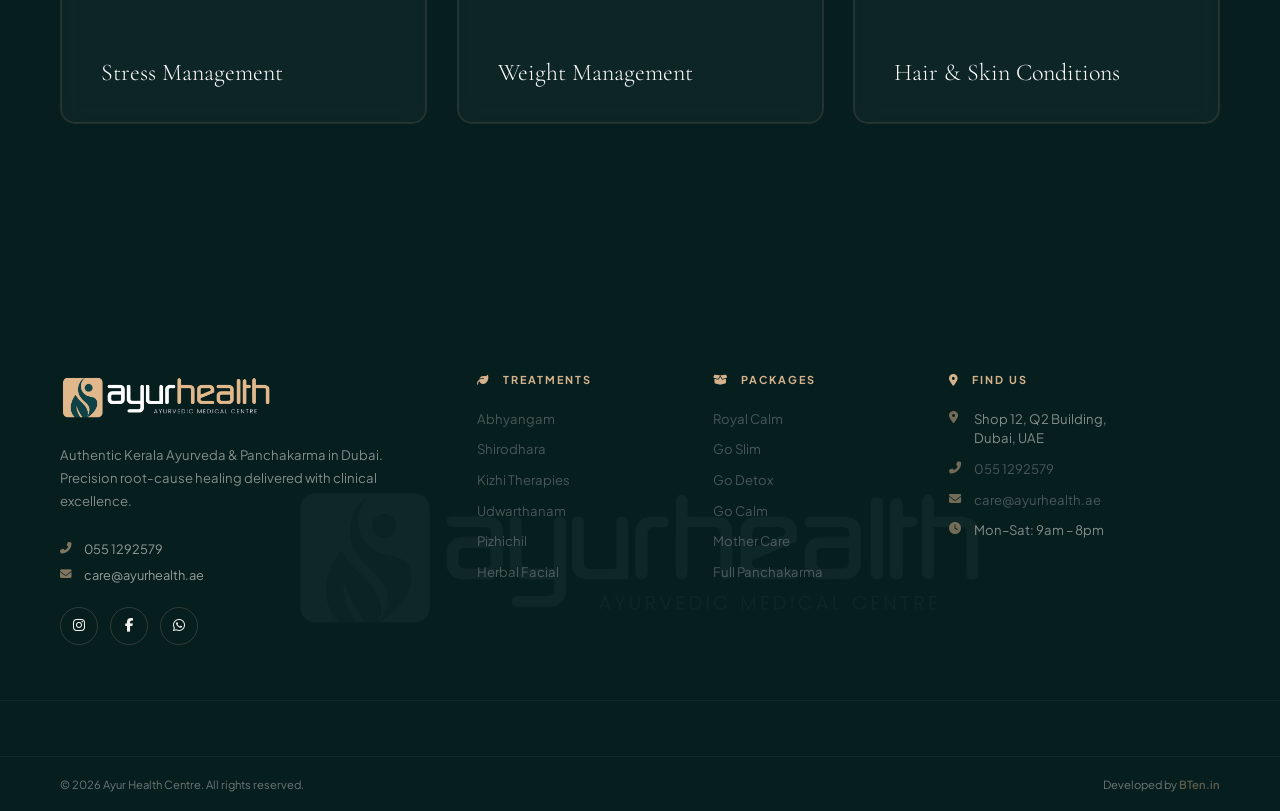
<file: specialties.html>
<!DOCTYPE html>
<html lang="en">
<head>
    <meta charset="UTF-8">
    <meta name="viewport" content="width=device-width, initial-scale=1.0">
    <title>Our Specialties | Ayur Health</title>
    <meta name="description" content="Authentic clinical Ayurveda & Panchakarma in Dubai. Precision restoration, profound vitality. Browse our treatments and packages.">
    <link rel="icon" type="image/svg+xml" href="data:image/svg+xml,%3Csvg xmlns='http://www.w3.org/2000/svg' viewBox='0 0 100 100'%3E%3Cpath fill='%23d4b28c' d='M50 0C50 0 10 30 10 70C10 90 30 100 50 100C70 100 90 90 90 70C90 30 50 0 50 0ZM50 85C35 85 25 75 25 60C25 40 50 15 50 15C50 15 75 40 75 60C75 75 65 85 50 85Z'/%3E%3C/svg%3E">
    <link rel="preconnect" href="https://fonts.googleapis.com">
    <link rel="stylesheet" href="https://fonts.googleapis.com/css2?family=Cormorant+Garamond:ital,wght@0,300;0,500;0,700;1,400&family=Plus+Jakarta+Sans:wght@300;400;500;600;700&display=swap">
    <link rel="stylesheet" href="https://cdnjs.cloudflare.com/ajax/libs/font-awesome/6.4.0/css/all.min.css">
    <link rel="stylesheet" href="css/style.css">
</head>
<body>

<!-- ===== HEADER — CENTERED NAV ===== -->
<header id="main-header">
    <a href="index.html" class="logo-link">
        <img src="assets/logo.webp" alt="Ayur Health – Ayurvedic Medical Centre" class="logo-img">
    </a>
    <nav class="nav-center">
        <ul class="nav-links">
            <li><a href="index.html">Home</a></li>
            <li class="dropdown">
                <a href="about-us.html">About <i class="fas fa-chevron-down" style="font-size:0.65em; margin-left:3px; opacity:0.7;"></i></a>
                <ul class="dropdown-menu">
                    <li><a href="about-us.html">Our Story</a></li>
                    <li><a href="specialties.html">Our Specialties</a></li>
                    <li><a href="about-us.html#doctors">Our Doctors</a></li>
                    <li><a href="about-us.html#facilities">Our Facilities</a></li>
                </ul>
            </li>
            <li class="dropdown">
                <a href="treatments.html">Services <i class="fas fa-chevron-down" style="font-size:0.65em; margin-left:3px; opacity:0.7;"></i></a>
                <ul class="dropdown-menu">
                    <li><a href="treatments.html">Ayurveda Consultation</a></li>
                    <li><a href="treatments.html">Curative Therapies</a></li>
                    <li><a href="treatments.html">Panchakarma</a></li>
                    <li><a href="treatments.html">Wellness Treatments</a></li>
                    <li><a href="specialties.html">Women's Health</a></li>
                </ul>
            </li>
            <li><a href="treatments.html">Therapies</a></li>
            <li><a href="products.html">Store</a></li>
            <li><a href="blog.html">Blogs</a></li>
            <li><a href="contact.html">Contact</a></li>
        </ul>
    </nav>
    <div class="nav-right" style="display:flex; align-items:center; gap:20px;">
        <div class="header-search">
            <button class="search-toggle" onclick="document.getElementById('top-search').classList.toggle('active')" aria-label="Search"><i class="fas fa-search"></i></button>
            <form id="top-search" class="search-form" action="products.html" method="GET">
                <input type="text" name="q" placeholder="Search Ayurveda..." required>
                <button type="submit"><i class="fas fa-arrow-right"></i></button>
            </form>
        </div>
        <button class="mobile-toggle" onclick="document.querySelector('.nav-center').classList.toggle('active')" aria-label="Menu" style="background:transparent; border:none; color:var(--cream); font-size:1.4rem; cursor:pointer; display:none;"><i class="fas fa-bars"></i></button>
        <a href="javascript:void(0)" onclick="openEnquiry('General Booking')" class="connect-pill">Book Now</a>
    </div>
</header>

<!-- ===== HERO ===== -->

    <section class="hero" style="min-height: 25vh; align-items:center; padding-top:100px; background: url('assets/kerala_herbs.png') center/cover no-repeat; position: relative;">
        <!-- Dark overlay -->
        <div style="position:absolute; top:0; left:0; width:100%; height:100%; background: linear-gradient(to right, rgba(6,30,30,0.8), rgba(6,30,30,0.4)); z-index:1;"></div>
        <div class="hero-watermark" aria-hidden="true" style="opacity:0.04; font-size:12vw; white-space:nowrap; top:50%; text-shadow:none;">OUR SPECIALTIES</div>
        <div class="container" style="position:relative; z-index:10; text-align:center;">
            <p style="color:var(--accent); font-weight:600; letter-spacing:4px; text-transform:uppercase; margin-bottom:10px;">Ayur Health</p>
            <h1 style="color:var(--white); font-size:4rem; margin:0; text-shadow: 0 5px 20px rgba(0,0,0,0.3);">Our Specialties</h1>
        </div>
    </section>
    
<section style="padding: 100px 0;">
    <div class="container">
        <div class="section-head text-center mx-auto" style="max-width:700px; margin-bottom:60px;">
            <span class="label">Expertise</span>
            <h2 style="color:var(--white); font-size:3rem; margin-bottom:15px;">Targeted Healing</h2>
            <p style="color:rgba(255,255,255,0.8);">Our expert medical team provides specialized curative therapies that focus on the root cause of complex conditions.</p>
        </div>
        
        <div style="display:grid; grid-template-columns: repeat(auto-fit, minmax(320px, 1fr)); gap:30px;">
            <div class="spec-card reveal-up" style="padding:40px; background:rgba(255,255,255,0.03); backdrop-filter:blur(10px); border:1px solid rgba(212,178,140,0.1); border-radius:15px;">
                <h3 style="color:var(--white); margin-bottom:15px;">Women's Health</h3>
                <p style="color:rgba(255,255,255,0.7);">Comprehensive Ayurvedic support for hormonal balance, menstruation issues, PCOS, and post-natal care.</p>
            </div>
            <div class="spec-card reveal-up" style="padding:40px; background:rgba(255,255,255,0.03); backdrop-filter:blur(10px); border:1px solid rgba(212,178,140,0.1); border-radius:15px;">
                <h3 style="color:var(--white); margin-bottom:15px;">Men's Health</h3>
                <p style="color:rgba(255,255,255,0.7);">Natural solutions for stress management, vitality, reproductive health, and lifestyle disorders.</p>
            </div>
            <div class="spec-card reveal-up" style="padding:40px; background:rgba(255,255,255,0.03); backdrop-filter:blur(10px); border:1px solid rgba(212,178,140,0.1); border-radius:15px;">
                <h3 style="color:var(--white); margin-bottom:15px;">Chronic Disease Management</h3>
                <p style="color:rgba(255,255,255,0.7);">Root-cause treatments for arthritis, diabetes, hypertension, and long-standing inflammatory conditions.</p>
            </div>
            <div class="spec-card reveal-up" style="padding:40px; background:rgba(255,255,255,0.03); backdrop-filter:blur(10px); border:1px solid rgba(212,178,140,0.1); border-radius:15px;">
                <h3 style="color:var(--white); margin-bottom:15px;">Stress Management</h3>
                <p style="color:rgba(255,255,255,0.7);">Integrative therapies including Shirodhara and mindfulness to balance the nervous system and relieve chronic stress.</p>
            </div>
            <div class="spec-card reveal-up" style="padding:40px; background:rgba(255,255,255,0.03); backdrop-filter:blur(10px); border:1px solid rgba(212,178,140,0.1); border-radius:15px;">
                <h3 style="color:var(--white); margin-bottom:15px;">Weight Management</h3>
                <p style="color:rgba(255,255,255,0.7);">Customized programs utilizing Udwarthanam, diet, and lifestyle modifications to achieve sustainable weight loss.</p>
            </div>
            <div class="spec-card reveal-up" style="padding:40px; background:rgba(255,255,255,0.03); backdrop-filter:blur(10px); border:1px solid rgba(212,178,140,0.1); border-radius:15px;">
                <h3 style="color:var(--white); margin-bottom:15px;">Hair & Skin Conditions</h3>
                <p style="color:rgba(255,255,255,0.7);">Effective natural treatments for hair loss, dandruff, psoriasis, eczema, and skin vitality.</p>
            </div>
        </div>
    </div>
</section>


<!-- ===== FOOTER ===== -->
<div class="footer-wave-top">
    <svg xmlns="http://www.w3.org/2000/svg" viewBox="0 0 1440 80" preserveAspectRatio="none" style="display:block;">
        <path d="M0,40 C240,80 480,0 720,40 C960,80 1200,10 1440,40 L1440,80 L0,80 Z" fill="#061e1e"/>
    </svg>
</div>
<footer class="site-footer">

    <!-- Logo Watermark -->
    <div class="footer-watermark">
        <img src="assets/logo.webp" alt="" aria-hidden="true">
    </div>

    <div class="footer-main">
        <div class="container footer-inner">

            <!-- Brand Column -->
            <div class="footer-brand">
                <a href="index.html" class="logo-link" style="display:inline-block; margin-bottom: 22px;">
                    <img src="assets/logo.webp" alt="Ayur Health" class="logo-img" style="height: 44px;">
                </a>
                <p class="footer-desc">Authentic Kerala Ayurveda &amp; Panchakarma in Dubai. Precision root-cause healing delivered with clinical excellence.</p>
                <div class="footer-contact-quick">
                    <a href="tel:0551292579"><i class="fas fa-phone-alt"></i> 055 1292579</a>
                    <a href="mailto:care@ayurhealth.ae"><i class="fas fa-envelope"></i> care@ayurhealth.ae</a>
                </div>
                <div class="social-links">
                    <a href="#" aria-label="Instagram"><i class="fab fa-instagram"></i></a>
                    <a href="#" aria-label="Facebook"><i class="fab fa-facebook-f"></i></a>
                    <a href="#" aria-label="WhatsApp"><i class="fab fa-whatsapp"></i></a>
                </div>
            </div>

            <!-- Treatments Column -->
            <div class="footer-col">
                <h4><i class="fas fa-leaf footer-col-icon"></i> Treatments</h4>
                <ul>
                    <li><a href="#treatments">Abhyangam</a></li>
                    <li><a href="#treatments">Shirodhara</a></li>
                    <li><a href="#treatments">Kizhi Therapies</a></li>
                    <li><a href="#treatments">Udwarthanam</a></li>
                    <li><a href="#treatments">Pizhichil</a></li>
                    <li><a href="#treatments">Herbal Facial</a></li>
                </ul>
            </div>

            <!-- Packages Column -->
            <div class="footer-col">
                <h4><i class="fas fa-box-open footer-col-icon"></i> Packages</h4>
                <ul>
                    <li><a href="#packages">Royal Calm</a></li>
                    <li><a href="#packages">Go Slim</a></li>
                    <li><a href="#packages">Go Detox</a></li>
                    <li><a href="#packages">Go Calm</a></li>
                    <li><a href="#packages">Mother Care</a></li>
                    <li><a href="#packages">Full Panchakarma</a></li>
                </ul>
            </div>

            <!-- Contact Column -->
            <div class="footer-col">
                <h4><i class="fas fa-map-marker-alt footer-col-icon"></i> Find Us</h4>
                <ul class="footer-contact">
                    <li><i class="fas fa-map-marker-alt"></i>Shop 12, Q2 Building,<br>Dubai, UAE</li>
                    <li><i class="fas fa-phone-alt"></i><a href="tel:0551292579">055 1292579</a></li>
                    <li><i class="fas fa-envelope"></i><a href="mailto:care@ayurhealth.ae">care@ayurhealth.ae</a></li>
                    <li><i class="fas fa-clock"></i>Mon–Sat: 9am – 8pm</li>
                </ul>
            </div>

        </div>
    </div>

    <!-- Footer Bottom Bar -->
    <div class="footer-bottom">
        <div class="container footer-bottom-inner">
            <p>&copy; 2026 Ayur Health Centre. All rights reserved.</p>
            <p class="footer-credit">Developed by <a href="https://bten.in" target="_blank" rel="noopener">BTen.in</a></p>
        </div>
    </div>

</footer>

<script>
    // ======= CAROUSEL =======
    function moveCarousel(trackId, direction) {
        const track = document.getElementById(trackId);
        if (!track || !track.children.length) return;
        const gap = 24;
        const cardWidth = track.children[0].offsetWidth + gap;
        const visibleCount = Math.max(1, Math.round(track.parentElement.offsetWidth / cardWidth));
        const maxScroll = Math.max(0, (track.children.length - visibleCount) * cardWidth);
        let cur = parseFloat(track.dataset.scroll || 0) + direction * cardWidth;
        cur = Math.max(0, Math.min(cur, maxScroll));
        track.style.transform = `translateX(-${cur}px)`;
        track.dataset.scroll = cur;
    }

    // ======= MODAL =======
    function openEnquiry(service, price = '') {
        document.getElementById('enq-service').value = service;
        document.getElementById('service-display').value = price ? `${service} — ${price}` : service;
        document.getElementById('enquiry-modal').classList.add('active');
        document.body.style.overflow = 'hidden';
    }
    function closeEnquiry(e) {
        const m = document.getElementById('enquiry-modal');
        if (!e || e.target === m || e.target.classList.contains('modal-close')) {
            m.classList.remove('active');
            document.body.style.overflow = '';
        }
    }
    function submitEnquiry(e) {
        e.preventDefault();
        const btn = e.target.querySelector('.submit-btn');
        const orig = btn.innerHTML;
        btn.innerHTML = '<i class="fas fa-check"></i> Sent!';
        btn.style.background = '#2a9d8f';
        setTimeout(() => { closeEnquiry(); e.target.reset(); btn.innerHTML = orig; btn.style.background = ''; }, 2500);
    }

    // ======= PARTICLES =======
    function initParticles(canvasId, color, count) {
        const canvas = document.getElementById(canvasId);
        if (!canvas) return;
        const ctx = canvas.getContext('2d');
        let W, H, dots = [];
        function resize() {
            W = canvas.width = canvas.offsetWidth;
            H = canvas.height = canvas.offsetHeight;
        }
        function makeDot() {
            return {
                x: Math.random() * W,
                y: Math.random() * H,
                r: Math.random() * 1.8 + 0.4,
                vx: (Math.random() - 0.5) * 0.3,
                vy: (Math.random() - 0.5) * 0.3,
                a: Math.random() * 0.5 + 0.15
            };
        }
        resize();
        for (let i = 0; i < count; i++) dots.push(makeDot());
        window.addEventListener('resize', resize);
        function draw() {
            ctx.clearRect(0, 0, W, H);
            dots.forEach(d => {
                d.x += d.vx; d.y += d.vy;
                if (d.x < 0) d.x = W; if (d.x > W) d.x = 0;
                if (d.y < 0) d.y = H; if (d.y > H) d.y = 0;
                ctx.beginPath();
                ctx.arc(d.x, d.y, d.r, 0, Math.PI * 2);
                ctx.fillStyle = color.replace('A', d.a.toFixed(2));
                ctx.fill();
            });
            requestAnimationFrame(draw);
        }
        draw();
    }

    // ======= INIT =======
    document.addEventListener('DOMContentLoaded', () => {
        // Header scroll
        const header = document.getElementById('main-header');
        const checkScroll = () => header.classList.toggle('scrolled', window.scrollY > 60);
        window.addEventListener('scroll', checkScroll);
        checkScroll();

        // Filter tabs
        document.querySelectorAll('.tab-btn').forEach(btn => {
            btn.addEventListener('click', () => {
                document.querySelectorAll('.tab-btn').forEach(b => b.classList.remove('active'));
                btn.classList.add('active');
                const f = btn.dataset.filter;
                document.querySelectorAll('.treatment-card').forEach(c => {
                    c.style.display = (f === 'all' || c.dataset.cat === f) ? 'flex' : 'none';
                });
            });
        });

        // Counter animation
        const counters = document.querySelectorAll('.counter');
        new IntersectionObserver(entries => {
            entries.forEach(entry => {
                if (entry.isIntersecting && !entry.target.dataset.counted) {
                    entry.target.dataset.counted = '1';
                    counters.forEach(c => {
                        const target = +c.dataset.val;
                        let n = 0, inc = target / 50;
                        const tick = () => { n = Math.min(n + inc, target); c.innerText = Math.ceil(n); if (n < target) requestAnimationFrame(tick); };
                        tick();
                    });
                }
            });
        }, { threshold: 0.5 }).observe(document.querySelector('.hero-stats') || document.body);

        // Reveal on scroll
        const ro = new IntersectionObserver(entries => {
            entries.forEach(e => { if (e.isIntersecting) { e.target.classList.add('visible'); ro.unobserve(e.target); } });
        }, { threshold: 0.08 });
        document.querySelectorAll(
            '.about-section .about-grid > *, .specstrip-header > *, .spec-card, ' +
            '.treatments-section .section-head > *, .treatment-card, ' +
            '.packages-section .section-head > *, .package-card, ' +
            '.testi-header > *, .testi-card, .blog-header > *, .blog-card'
        ).forEach((el, i) => {
            el.classList.add('reveal-up');
            if (el.closest('.carousel-track')) el.style.transitionDelay = `${(i % 3) * 0.1}s`;
            ro.observe(el);
        });

        // Particles on hero canvas
        initParticles('heroParticles', 'rgba(212,178,140,A)', 60);
    });
</script>

<!-- ===== STICKY CONTACT WIDGETS ===== -->
<div class="sticky-widgets">
    <a href="https://wa.me/971551292579" class="widget wa" target="_blank" aria-label="WhatsApp">
        <i class="fab fa-whatsapp"></i>
        <span>WhatsApp</span>
    </a>
    <a href="tel:0551292579" class="widget call" aria-label="Call Now">
        <i class="fas fa-phone-alt"></i>
        <span>Call Now</span>
    </a>
    <a href="https://instagram.com/ayurhealthdubai" class="widget insta" target="_blank" aria-label="Instagram">
        <i class="fab fa-instagram"></i>
        <span>Instagram</span>
    </a>
</div>

</body>
</html>
</file>
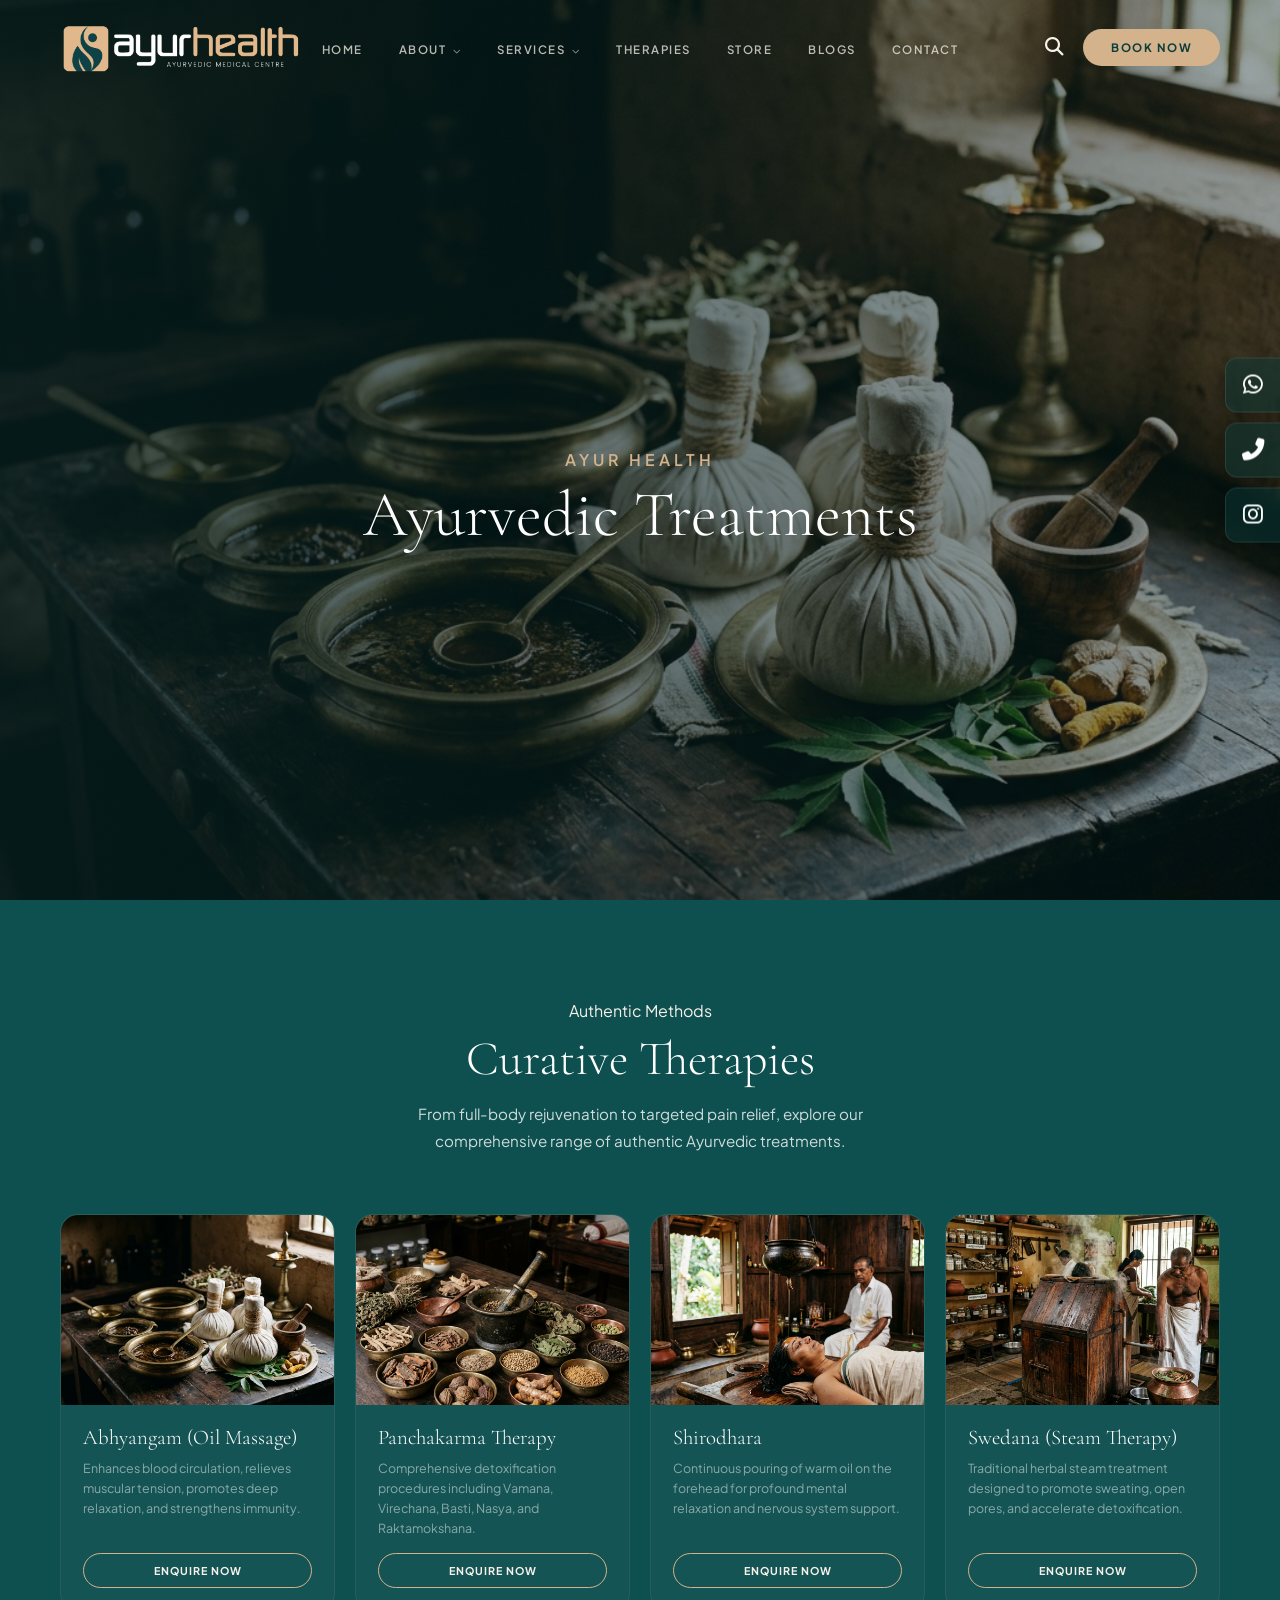
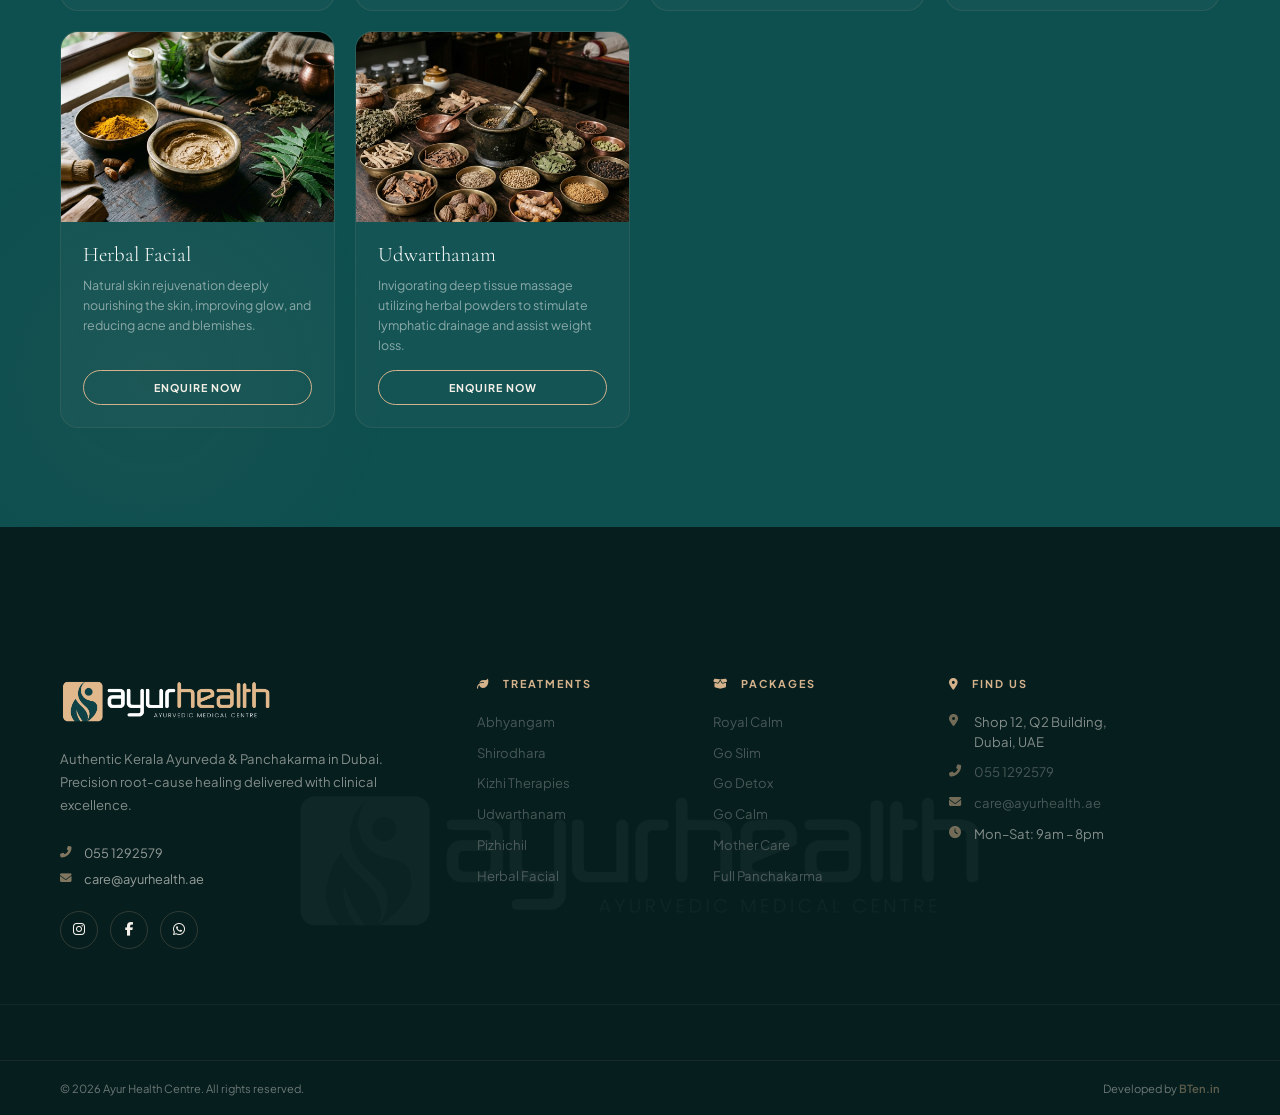
<file: treatments.html>
<!DOCTYPE html>
<html lang="en">
<head>
    <meta charset="UTF-8">
    <meta name="viewport" content="width=device-width, initial-scale=1.0">
    <title>Ayurvedic Treatments | Ayur Health</title>
    <meta name="description" content="Authentic clinical Ayurveda & Panchakarma in Dubai. Precision restoration, profound vitality. Browse our treatments and packages.">
    <link rel="icon" type="image/svg+xml" href="data:image/svg+xml,%3Csvg xmlns='http://www.w3.org/2000/svg' viewBox='0 0 100 100'%3E%3Cpath fill='%23d4b28c' d='M50 0C50 0 10 30 10 70C10 90 30 100 50 100C70 100 90 90 90 70C90 30 50 0 50 0ZM50 85C35 85 25 75 25 60C25 40 50 15 50 15C50 15 75 40 75 60C75 75 65 85 50 85Z'/%3E%3C/svg%3E">
    <link rel="preconnect" href="https://fonts.googleapis.com">
    <link rel="stylesheet" href="https://fonts.googleapis.com/css2?family=Cormorant+Garamond:ital,wght@0,300;0,500;0,700;1,400&family=Plus+Jakarta+Sans:wght@300;400;500;600;700&display=swap">
    <link rel="stylesheet" href="https://cdnjs.cloudflare.com/ajax/libs/font-awesome/6.4.0/css/all.min.css">
    <link rel="stylesheet" href="css/style.css">
</head>
<body>

<!-- ===== HEADER — CENTERED NAV ===== -->
<header id="main-header">
    <a href="index.html" class="logo-link">
        <img src="assets/logo.webp" alt="Ayur Health – Ayurvedic Medical Centre" class="logo-img">
    </a>
    <nav class="nav-center">
        <ul class="nav-links">
            <li><a href="index.html">Home</a></li>
            <li class="dropdown">
                <a href="about-us.html">About <i class="fas fa-chevron-down" style="font-size:0.65em; margin-left:3px; opacity:0.7;"></i></a>
                <ul class="dropdown-menu">
                    <li><a href="about-us.html">Our Story</a></li>
                    <li><a href="specialties.html">Our Specialties</a></li>
                    <li><a href="about-us.html#doctors">Our Doctors</a></li>
                    <li><a href="about-us.html#facilities">Our Facilities</a></li>
                </ul>
            </li>
            <li class="dropdown">
                <a href="treatments.html">Services <i class="fas fa-chevron-down" style="font-size:0.65em; margin-left:3px; opacity:0.7;"></i></a>
                <ul class="dropdown-menu">
                    <li><a href="treatments.html">Ayurveda Consultation</a></li>
                    <li><a href="treatments.html">Curative Therapies</a></li>
                    <li><a href="treatments.html">Panchakarma</a></li>
                    <li><a href="treatments.html">Wellness Treatments</a></li>
                    <li><a href="specialties.html">Women's Health</a></li>
                </ul>
            </li>
            <li><a href="treatments.html">Therapies</a></li>
            <li><a href="products.html">Store</a></li>
            <li><a href="blog.html">Blogs</a></li>
            <li><a href="contact.html">Contact</a></li>
        </ul>
    </nav>
    <div class="nav-right" style="display:flex; align-items:center; gap:20px;">
        <div class="header-search">
            <button class="search-toggle" onclick="document.getElementById('top-search').classList.toggle('active')" aria-label="Search"><i class="fas fa-search"></i></button>
            <form id="top-search" class="search-form" action="products.html" method="GET">
                <input type="text" name="q" placeholder="Search Ayurveda..." required>
                <button type="submit"><i class="fas fa-arrow-right"></i></button>
            </form>
        </div>
        <button class="mobile-toggle" onclick="document.querySelector('.nav-center').classList.toggle('active')" aria-label="Menu" style="background:transparent; border:none; color:var(--cream); font-size:1.4rem; cursor:pointer; display:none;"><i class="fas fa-bars"></i></button>
        <a href="javascript:void(0)" onclick="openEnquiry('General Booking')" class="connect-pill">Book Now</a>
    </div>
</header>

<!-- ===== HERO ===== -->

    <section class="hero" style="min-height: 25vh; align-items:center; padding-top:100px; background: url('assets/kerala_abhyangam.png') center/cover no-repeat; position: relative;">
        <!-- Dark overlay -->
        <div style="position:absolute; top:0; left:0; width:100%; height:100%; background: linear-gradient(to right, rgba(6,30,30,0.8), rgba(6,30,30,0.4)); z-index:1;"></div>
        <div class="hero-watermark" aria-hidden="true" style="opacity:0.04; font-size:12vw; white-space:nowrap; top:50%; text-shadow:none;">AYURVEDIC TREATMENTS</div>
        <div class="container" style="position:relative; z-index:10; text-align:center;">
            <p style="color:var(--accent); font-weight:600; letter-spacing:4px; text-transform:uppercase; margin-bottom:10px;">Ayur Health</p>
            <h1 style="color:var(--white); font-size:4rem; margin:0; text-shadow: 0 5px 20px rgba(0,0,0,0.3);">Ayurvedic Treatments</h1>
        </div>
    </section>
    
<section class="treatments-section" style="padding: 100px 0;">
    <div class="container">
        <div class="section-head text-center" style="max-width:800px; margin:0 auto 60px;">
            <span class="label">Authentic Methods</span>
            <h2 style="color:var(--white); font-size:3rem; margin-bottom:15px;">Curative Therapies</h2>
            <p style="color:rgba(255,255,255,0.8);">From full-body rejuvenation to targeted pain relief, explore our comprehensive range of authentic Ayurvedic treatments.</p>
        </div>
        
        <div class="treatment-grid">
            <!-- Abhyanga -->
            <div class="treatment-card" style="background:rgba(255,255,255,0.03); border:1px solid rgba(212,178,140,0.1); color:rgba(255,255,255,0.8);">
                <div class="card-img-wrap">
                    <img src="assets/kerala_abhyangam.png" alt="Abhyangam">
                </div>
                <div class="card-body">
                    <h3 style="color:var(--white);">Abhyangam (Oil Massage)</h3>
                    <p>Enhances blood circulation, relieves muscular tension, promotes deep relaxation, and strengthens immunity.</p>
                    <button class="enquire-btn" onclick="openEnquiry('Abhyangam')" style="border-color:var(--accent); color:var(--cream);">Enquire Now</button>
                </div>
            </div>
            <!-- Panchakarma -->
            <div class="treatment-card" style="background:rgba(255,255,255,0.03); border:1px solid rgba(212,178,140,0.1); color:rgba(255,255,255,0.8);">
                <div class="card-img-wrap">
                    <img src="assets/kerala_herbs.png" alt="Panchakarma">
                </div>
                <div class="card-body">
                    <h3 style="color:var(--white);">Panchakarma Therapy</h3>
                    <p>Comprehensive detoxification procedures including Vamana, Virechana, Basti, Nasya, and Raktamokshana.</p>
                    <button class="enquire-btn" onclick="openEnquiry('Panchakarma Therapy')" style="border-color:var(--accent); color:var(--cream);">Enquire Now</button>
                </div>
            </div>
            <!-- Shirodhara -->
            <div class="treatment-card" style="background:rgba(255,255,255,0.03); border:1px solid rgba(212,178,140,0.1); color:rgba(255,255,255,0.8);">
                <div class="card-img-wrap">
                    <img src="assets/kerala_shirodhara.png" alt="Shirodhara">
                </div>
                <div class="card-body">
                    <h3 style="color:var(--white);">Shirodhara</h3>
                    <p>Continuous pouring of warm oil on the forehead for profound mental relaxation and nervous system support.</p>
                    <button class="enquire-btn" onclick="openEnquiry('Shirodhara')" style="border-color:var(--accent); color:var(--cream);">Enquire Now</button>
                </div>
            </div>
            <!-- Swedana -->
            <div class="treatment-card" style="background:rgba(255,255,255,0.03); border:1px solid rgba(212,178,140,0.1); color:rgba(255,255,255,0.8);">
                <div class="card-img-wrap">
                    <img src="assets/kerala_swedana.png" alt="Swedana">
                </div>
                <div class="card-body">
                    <h3 style="color:var(--white);">Swedana (Steam Therapy)</h3>
                    <p>Traditional herbal steam treatment designed to promote sweating, open pores, and accelerate detoxification.</p>
                    <button class="enquire-btn" onclick="openEnquiry('Swedana')" style="border-color:var(--accent); color:var(--cream);">Enquire Now</button>
                </div>
            </div>
             <!-- Herbal Facial -->
            <div class="treatment-card" style="background:rgba(255,255,255,0.03); border:1px solid rgba(212,178,140,0.1); color:rgba(255,255,255,0.8);">
                <div class="card-img-wrap">
                    <img src="assets/kerala_facial.png" alt="Herbal Facial">
                </div>
                <div class="card-body">
                    <h3 style="color:var(--white);">Herbal Facial</h3>
                    <p>Natural skin rejuvenation deeply nourishing the skin, improving glow, and reducing acne and blemishes.</p>
                    <button class="enquire-btn" onclick="openEnquiry('Herbal Facial')" style="border-color:var(--accent); color:var(--cream);">Enquire Now</button>
                </div>
            </div>
             <!-- Udwarthanam -->
            <div class="treatment-card" style="background:rgba(255,255,255,0.03); border:1px solid rgba(212,178,140,0.1); color:rgba(255,255,255,0.8);">
                <div class="card-img-wrap">
                    <img src="assets/kerala_herbs.png" alt="Udwarthanam">
                </div>
                <div class="card-body">
                    <h3 style="color:var(--white);">Udwarthanam</h3>
                    <p>Invigorating deep tissue massage utilizing herbal powders to stimulate lymphatic drainage and assist weight loss.</p>
                    <button class="enquire-btn" onclick="openEnquiry('Udwarthanam')" style="border-color:var(--accent); color:var(--cream);">Enquire Now</button>
                </div>
            </div>
        </div>
    </div>
</section>


<!-- ===== FOOTER ===== -->
<div class="footer-wave-top">
    <svg xmlns="http://www.w3.org/2000/svg" viewBox="0 0 1440 80" preserveAspectRatio="none" style="display:block;">
        <path d="M0,40 C240,80 480,0 720,40 C960,80 1200,10 1440,40 L1440,80 L0,80 Z" fill="#061e1e"/>
    </svg>
</div>
<footer class="site-footer">

    <!-- Logo Watermark -->
    <div class="footer-watermark">
        <img src="assets/logo.webp" alt="" aria-hidden="true">
    </div>

    <div class="footer-main">
        <div class="container footer-inner">

            <!-- Brand Column -->
            <div class="footer-brand">
                <a href="index.html" class="logo-link" style="display:inline-block; margin-bottom: 22px;">
                    <img src="assets/logo.webp" alt="Ayur Health" class="logo-img" style="height: 44px;">
                </a>
                <p class="footer-desc">Authentic Kerala Ayurveda &amp; Panchakarma in Dubai. Precision root-cause healing delivered with clinical excellence.</p>
                <div class="footer-contact-quick">
                    <a href="tel:0551292579"><i class="fas fa-phone-alt"></i> 055 1292579</a>
                    <a href="mailto:care@ayurhealth.ae"><i class="fas fa-envelope"></i> care@ayurhealth.ae</a>
                </div>
                <div class="social-links">
                    <a href="#" aria-label="Instagram"><i class="fab fa-instagram"></i></a>
                    <a href="#" aria-label="Facebook"><i class="fab fa-facebook-f"></i></a>
                    <a href="#" aria-label="WhatsApp"><i class="fab fa-whatsapp"></i></a>
                </div>
            </div>

            <!-- Treatments Column -->
            <div class="footer-col">
                <h4><i class="fas fa-leaf footer-col-icon"></i> Treatments</h4>
                <ul>
                    <li><a href="#treatments">Abhyangam</a></li>
                    <li><a href="#treatments">Shirodhara</a></li>
                    <li><a href="#treatments">Kizhi Therapies</a></li>
                    <li><a href="#treatments">Udwarthanam</a></li>
                    <li><a href="#treatments">Pizhichil</a></li>
                    <li><a href="#treatments">Herbal Facial</a></li>
                </ul>
            </div>

            <!-- Packages Column -->
            <div class="footer-col">
                <h4><i class="fas fa-box-open footer-col-icon"></i> Packages</h4>
                <ul>
                    <li><a href="#packages">Royal Calm</a></li>
                    <li><a href="#packages">Go Slim</a></li>
                    <li><a href="#packages">Go Detox</a></li>
                    <li><a href="#packages">Go Calm</a></li>
                    <li><a href="#packages">Mother Care</a></li>
                    <li><a href="#packages">Full Panchakarma</a></li>
                </ul>
            </div>

            <!-- Contact Column -->
            <div class="footer-col">
                <h4><i class="fas fa-map-marker-alt footer-col-icon"></i> Find Us</h4>
                <ul class="footer-contact">
                    <li><i class="fas fa-map-marker-alt"></i>Shop 12, Q2 Building,<br>Dubai, UAE</li>
                    <li><i class="fas fa-phone-alt"></i><a href="tel:0551292579">055 1292579</a></li>
                    <li><i class="fas fa-envelope"></i><a href="mailto:care@ayurhealth.ae">care@ayurhealth.ae</a></li>
                    <li><i class="fas fa-clock"></i>Mon–Sat: 9am – 8pm</li>
                </ul>
            </div>

        </div>
    </div>

    <!-- Footer Bottom Bar -->
    <div class="footer-bottom">
        <div class="container footer-bottom-inner">
            <p>&copy; 2026 Ayur Health Centre. All rights reserved.</p>
            <p class="footer-credit">Developed by <a href="https://bten.in" target="_blank" rel="noopener">BTen.in</a></p>
        </div>
    </div>

</footer>

<script>
    // ======= CAROUSEL =======
    function moveCarousel(trackId, direction) {
        const track = document.getElementById(trackId);
        if (!track || !track.children.length) return;
        const gap = 24;
        const cardWidth = track.children[0].offsetWidth + gap;
        const visibleCount = Math.max(1, Math.round(track.parentElement.offsetWidth / cardWidth));
        const maxScroll = Math.max(0, (track.children.length - visibleCount) * cardWidth);
        let cur = parseFloat(track.dataset.scroll || 0) + direction * cardWidth;
        cur = Math.max(0, Math.min(cur, maxScroll));
        track.style.transform = `translateX(-${cur}px)`;
        track.dataset.scroll = cur;
    }

    // ======= MODAL =======
    function openEnquiry(service, price = '') {
        document.getElementById('enq-service').value = service;
        document.getElementById('service-display').value = price ? `${service} — ${price}` : service;
        document.getElementById('enquiry-modal').classList.add('active');
        document.body.style.overflow = 'hidden';
    }
    function closeEnquiry(e) {
        const m = document.getElementById('enquiry-modal');
        if (!e || e.target === m || e.target.classList.contains('modal-close')) {
            m.classList.remove('active');
            document.body.style.overflow = '';
        }
    }
    function submitEnquiry(e) {
        e.preventDefault();
        const btn = e.target.querySelector('.submit-btn');
        const orig = btn.innerHTML;
        btn.innerHTML = '<i class="fas fa-check"></i> Sent!';
        btn.style.background = '#2a9d8f';
        setTimeout(() => { closeEnquiry(); e.target.reset(); btn.innerHTML = orig; btn.style.background = ''; }, 2500);
    }

    // ======= PARTICLES =======
    function initParticles(canvasId, color, count) {
        const canvas = document.getElementById(canvasId);
        if (!canvas) return;
        const ctx = canvas.getContext('2d');
        let W, H, dots = [];
        function resize() {
            W = canvas.width = canvas.offsetWidth;
            H = canvas.height = canvas.offsetHeight;
        }
        function makeDot() {
            return {
                x: Math.random() * W,
                y: Math.random() * H,
                r: Math.random() * 1.8 + 0.4,
                vx: (Math.random() - 0.5) * 0.3,
                vy: (Math.random() - 0.5) * 0.3,
                a: Math.random() * 0.5 + 0.15
            };
        }
        resize();
        for (let i = 0; i < count; i++) dots.push(makeDot());
        window.addEventListener('resize', resize);
        function draw() {
            ctx.clearRect(0, 0, W, H);
            dots.forEach(d => {
                d.x += d.vx; d.y += d.vy;
                if (d.x < 0) d.x = W; if (d.x > W) d.x = 0;
                if (d.y < 0) d.y = H; if (d.y > H) d.y = 0;
                ctx.beginPath();
                ctx.arc(d.x, d.y, d.r, 0, Math.PI * 2);
                ctx.fillStyle = color.replace('A', d.a.toFixed(2));
                ctx.fill();
            });
            requestAnimationFrame(draw);
        }
        draw();
    }

    // ======= INIT =======
    document.addEventListener('DOMContentLoaded', () => {
        // Header scroll
        const header = document.getElementById('main-header');
        const checkScroll = () => header.classList.toggle('scrolled', window.scrollY > 60);
        window.addEventListener('scroll', checkScroll);
        checkScroll();

        // Filter tabs
        document.querySelectorAll('.tab-btn').forEach(btn => {
            btn.addEventListener('click', () => {
                document.querySelectorAll('.tab-btn').forEach(b => b.classList.remove('active'));
                btn.classList.add('active');
                const f = btn.dataset.filter;
                document.querySelectorAll('.treatment-card').forEach(c => {
                    c.style.display = (f === 'all' || c.dataset.cat === f) ? 'flex' : 'none';
                });
            });
        });

        // Counter animation
        const counters = document.querySelectorAll('.counter');
        new IntersectionObserver(entries => {
            entries.forEach(entry => {
                if (entry.isIntersecting && !entry.target.dataset.counted) {
                    entry.target.dataset.counted = '1';
                    counters.forEach(c => {
                        const target = +c.dataset.val;
                        let n = 0, inc = target / 50;
                        const tick = () => { n = Math.min(n + inc, target); c.innerText = Math.ceil(n); if (n < target) requestAnimationFrame(tick); };
                        tick();
                    });
                }
            });
        }, { threshold: 0.5 }).observe(document.querySelector('.hero-stats') || document.body);

        // Reveal on scroll
        const ro = new IntersectionObserver(entries => {
            entries.forEach(e => { if (e.isIntersecting) { e.target.classList.add('visible'); ro.unobserve(e.target); } });
        }, { threshold: 0.08 });
        document.querySelectorAll(
            '.about-section .about-grid > *, .specstrip-header > *, .spec-card, ' +
            '.treatments-section .section-head > *, .treatment-card, ' +
            '.packages-section .section-head > *, .package-card, ' +
            '.testi-header > *, .testi-card, .blog-header > *, .blog-card'
        ).forEach((el, i) => {
            el.classList.add('reveal-up');
            if (el.closest('.carousel-track')) el.style.transitionDelay = `${(i % 3) * 0.1}s`;
            ro.observe(el);
        });

        // Particles on hero canvas
        initParticles('heroParticles', 'rgba(212,178,140,A)', 60);
    });
</script>

<!-- ===== STICKY CONTACT WIDGETS ===== -->
<div class="sticky-widgets">
    <a href="https://wa.me/971551292579" class="widget wa" target="_blank" aria-label="WhatsApp">
        <i class="fab fa-whatsapp"></i>
        <span>WhatsApp</span>
    </a>
    <a href="tel:0551292579" class="widget call" aria-label="Call Now">
        <i class="fas fa-phone-alt"></i>
        <span>Call Now</span>
    </a>
    <a href="https://instagram.com/ayurhealthdubai" class="widget insta" target="_blank" aria-label="Instagram">
        <i class="fab fa-instagram"></i>
        <span>Instagram</span>
    </a>
</div>

</body>
</html>
</file>
<file: css/style.css>
@import url('https://fonts.googleapis.com/css2?family=Cormorant+Garamond:ital,wght@0,300;0,500;0,700;1,400&family=Plus+Jakarta+Sans:wght@300;400;500;600;700&display=swap');

:root {
    --primary: #0b3d3d;
    --primary-light: #0e4f4f;
    --accent: #d4b28c;
    --accent-dark: #b8945e;
    --cream: #f5f1ea;
    --white: #ffffff;
    --text-light: rgba(245,241,234,0.75);
    --card-bg: rgba(255,255,255,0.03);
    --card-border: rgba(212,178,140,0.12);
    --transition: all 0.5s cubic-bezier(0.19, 1, 0.32, 1);
}

* { margin: 0; padding: 0; box-sizing: border-box; }

body {
    font-family: 'Plus Jakarta Sans', sans-serif;
    background: #061e1e;
    color: var(--cream);
    overflow-x: hidden;
    -webkit-font-smoothing: antialiased;
}

h1, h2, h3, h4, h5, h6 {
    font-family: "Cormorant Garamond", serif;
    font-weight: 300;
    line-height: 1.1;
}

.container {
    max-width: 1400px;
    margin: 0 auto;
    padding: 0 60px;
}

/* ===== HEADER — CENTERED NAV ===== */
header {
    position: fixed;
    top: 0; left: 0;
    width: 100%;
    z-index: 1000;
    padding: 22px 60px;
    display: grid;
    grid-template-columns: 1fr auto 1fr;
    align-items: center;
    background: transparent;
    border-bottom: 1px solid transparent;
    transition: background 0.5s ease, padding 0.5s ease, border-color 0.5s ease, backdrop-filter 0.5s ease;
}

header.scrolled {
    padding: 14px 60px;
    background: rgba(11, 61, 61, 0.75);
    backdrop-filter: blur(24px);
    -webkit-backdrop-filter: blur(24px);
    border-bottom: 1px solid rgba(212, 178, 140, 0.12);
    box-shadow: 0 4px 30px rgba(0, 0, 0, 0.2);
}

.logo-link { display: flex; align-items: center; }

.logo-img {
    height: 50px;
    width: auto;
    display: block;
    filter: brightness(1.05);
}

/* Center nav column */
.nav-center {
    display: flex;
    align-items: center;
    justify-content: center;
}

.nav-links {
    display: flex;
    align-items: center;
    gap: 36px;
    list-style: none;
}

.nav-links a {
    text-decoration: none;
    color: var(--cream);
    font-size: 0.72rem;
    font-weight: 600;
    text-transform: uppercase;
    letter-spacing: 1.5px;
    opacity: 0.75;
    transition: var(--transition);
    white-space: nowrap;
}

.nav-links a:hover { opacity: 1; color: var(--accent); }

/* Dropdowns */
.nav-links li { position: relative; }
.dropdown-menu {
    position: absolute;
    top: calc(100% + 16px);
    left: 50%;
    transform: translateX(-50%) translateY(10px);
    min-width: 240px;
    background: #0c3f3f;
    padding: 12px 0;
    border-radius: 12px;
    border: 1px solid rgba(212,178,140,0.12);
    box-shadow: 0 20px 40px rgba(0,0,0,0.3);
    opacity: 0;
    visibility: hidden;
    transition: var(--transition);
    list-style: none;
    z-index: 100;
}
.dropdown:hover .dropdown-menu {
    opacity: 1;
    visibility: visible;
    transform: translateX(-50%) translateY(0);
}
.dropdown-menu li { margin: 0; }
.dropdown-menu a {
    color: var(--cream) !important;
    padding: 10px 22px;
    display: block;
    font-size: 0.82rem;
    font-weight: 500;
    text-transform: none;
    letter-spacing: 0;
    opacity: 0.72;
    transition: var(--transition);
}
.dropdown-menu a:hover {
    background: rgba(212,178,140,0.08);
    color: var(--accent) !important;
    opacity: 1;
    padding-left: 28px;
}

/* Right side of header — Book Now pill */
.nav-right {
    display: flex;
    justify-content: flex-end;
}

/* Header Search */
.header-search { position: relative; }
.search-toggle {
    background: transparent; border: none; color: var(--cream);
    font-size: 1.15rem; cursor: pointer; transition: color 0.3s ease;
}
.search-toggle:hover { color: var(--accent); }
#main-header.scrolled .search-toggle { color: var(--accent); }


.search-form {
    position: absolute; right: 0; top: 150%;
    background: rgba(11, 61, 61, 0.98);
    backdrop-filter: blur(15px);
    border: 1px solid rgba(212, 178, 140, 0.3);
    border-radius: 40px;
    padding: 6px 6px 6px 24px;
    display: flex; align-items: center;
    box-shadow: 0 15px 40px rgba(0,0,0,0.4);
    transform: translateY(15px);
    opacity: 0; pointer-events: none;
    transition: all 0.4s cubic-bezier(0.165, 0.84, 0.44, 1);
    width: 320px; z-index: 1000;
}

.search-form.active {
    transform: translateY(0);
    opacity: 1; pointer-events: auto;
}
.search-form input {
    border: none; outline: none; background: transparent;
    width: 100%; font-family: "Plus Jakarta Sans", sans-serif;
    color: var(--white); font-size: 1rem;
}
.search-form button[type="submit"] {
    background: var(--accent); color: var(--primary);
    border: none; border-radius: 50%;
    width: 36px; height: 36px;
    display: flex; align-items: center; justify-content: center;
    cursor: pointer; transition: background 0.3s ease; flex-shrink:0;
}
.search-form button[type="submit"]:hover { background: #c39c71; }

.connect-pill {
    padding: 11px 28px !important;
    background: var(--accent) !important;
    color: var(--primary) !important;
    border-radius: 50px;
    opacity: 1 !important;
    font-weight: 700 !important;
    font-size: 0.72rem !important;
    text-transform: uppercase !important;
    letter-spacing: 1.5px !important;
    text-decoration: none;
    transition: var(--transition) !important;
    white-space: nowrap;
}

.connect-pill:hover {
    background: var(--white) !important;
    color: var(--primary) !important;
}

/* ===== HERO ===== */
.hero {
    height: 100vh;
    min-height: 700px;
    display: flex;
    flex-direction: column;
    align-items: center;
    justify-content: center;
    position: relative;
    text-align: center;
    overflow: hidden;
}

.hero-media {
    position: absolute;
    inset: 0;
    z-index: 0;
}

.hero-media::after {
    content: '';
    position: absolute;
    inset: 0;
    background: linear-gradient(
        to top,
        var(--primary) 0%,
        rgba(11,61,61,0.65) 50%,
        rgba(11,61,61,0.45) 100%
    );
}

.hero-media img {
    width: 100%; height: 100%;
    object-fit: cover;
    opacity: 0.55;
}

/* Vertical side text animation */
@keyframes floatSideRight {
    0% { transform: translateY(-50%) rotate(90deg) translateX(0); }
    50% { transform: translateY(-50%) rotate(90deg) translateX(30px); }
    100% { transform: translateY(-50%) rotate(90deg) translateX(0); }
}

@keyframes floatSideLeft {
    0% { transform: translateY(-50%) rotate(-90deg) translateX(0); }
    50% { transform: translateY(-50%) rotate(-90deg) translateX(-30px); }
    100% { transform: translateY(-50%) rotate(-90deg) translateX(0); }
}

/* Vertical side text — like the reference */
.hero-vertical-text {
    position: absolute;
    right: 8vw;
    top: 50%;
    transform: translateY(-50%) rotate(90deg);
    transform-origin: center center;
    z-index: 2;
    display: flex;
    align-items: center;
    gap: 18px;
    opacity: 0.45;
    pointer-events: none;
    animation: floatSideRight 25s ease-in-out infinite;
}

.hero-vertical-text span {
    font-size: 0.62rem;
    font-weight: 700;
    text-transform: uppercase;
    letter-spacing: 4px;
    color: var(--cream);
    white-space: nowrap;
}

.hero-vertical-text::before,
.hero-vertical-text::after {
    content: '';
    display: block;
    width: 40px;
    height: 1px;
    background: var(--primary);
    flex-shrink: 0;
}

/* Left vertical text */
.hero-vertical-text-left {
    position: absolute;
    left: 8vw;
    top: 50%;
    transform: translateY(-50%) rotate(-90deg);
    transform-origin: center center;
    z-index: 2;
    display: flex;
    align-items: center;
    gap: 18px;
    opacity: 0.45;
    pointer-events: none;
    animation: floatSideLeft 25s ease-in-out infinite;
}

.hero-vertical-text-left span {
    font-size: 0.6rem;
    font-weight: 600;
    text-transform: uppercase;
    letter-spacing: 5px;
    color: var(--accent);
    white-space: nowrap;
}

.hero-vertical-text-left::before,
.hero-vertical-text-left::after {
    content: '';
    display: block;
    width: 30px;
    height: 1px;
    background: var(--accent);
    flex-shrink: 0;
}

/* Scroll indicator — above stats bar */
.hero-scroll-indicator {
    position: absolute;
    bottom: 120px;
    right: 60px;
    left: auto;
    transform: none;
    z-index: 50;
    display: flex;
    flex-direction: column;
    align-items: center;
    gap: 8px;
    opacity: 0.6;
    cursor: pointer;
    text-decoration: none;
    transition: opacity 0.3s;
}
.hero-scroll-indicator:hover { opacity: 1; }

.hero-scroll-indicator span {
    font-size: 0.55rem;
    text-transform: uppercase;
    letter-spacing: 3px;
    color: var(--cream);
    white-space: nowrap;
}

.scroll-line {
    width: 1px;
    height: 40px;
    background: linear-gradient(to bottom, var(--cream), transparent);
    animation: scrollDown 2s ease-in-out infinite;
}

@keyframes scrollDown {
    0%   { transform: scaleY(0); transform-origin: top; }
    50%  { transform: scaleY(1); transform-origin: top; }
    51%  { transform: scaleY(1); transform-origin: bottom; }
    100% { transform: scaleY(0); transform-origin: bottom; }
}

.hero-content {
    position: relative;
    z-index: 1;
    padding: 0 20px;
    max-width: 900px;
}

.hero-tagline {
    display: inline-block;
    font-size: 0.65rem;
    text-transform: uppercase;
    letter-spacing: 4px;
    color: var(--accent);
    font-weight: 600;
    margin-bottom: 28px;
    border: 1px solid rgba(212,178,140,0.3);
    padding: 7px 18px;
    border-radius: 50px;
}

.hero h1 {
    font-size: clamp(3.5rem, 8vw, 8rem);
    color: var(--white);
    margin-bottom: 28px;
}

.hero-sub {
    max-width: 520px;
    margin: 0 auto 46px;
    font-size: 1rem;
    font-weight: 300;
    opacity: 0.75;
    line-height: 1.75;
}

.hero-btns {
    display: flex;
    gap: 14px;
    justify-content: center;
    flex-wrap: wrap;
    margin-bottom: 35px;
}

.hero-trust {
    display: flex;
    align-items: center;
    justify-content: center;
    gap: 15px;
    font-size: 0.8rem;
    color: var(--white);
    opacity: 0.7;
    letter-spacing: 1px;
    text-transform: uppercase;
}

.hero-trust span {
    display: flex;
    align-items: center;
    gap: 8px;
}

.hero-trust .divider {
    width: 1px;
    height: 12px;
    background: rgba(255,255,255,0.3);
}

/* ===== ROYAL SHIMMER BUTTONS ===== */
@keyframes shimmer {
    0%   { transform: translateX(-120%) skewX(-20deg); }
    100% { transform: translateX(250%) skewX(-20deg); }
}

.btn-primary {
    padding: 15px 42px;
    background: var(--accent);
    color: var(--primary);
    text-decoration: none;
    font-weight: 700;
    font-size: 0.75rem;
    text-transform: uppercase;
    letter-spacing: 1.5px;
    border-radius: 50px;
    transition: background 0.4s ease, box-shadow 0.4s ease, transform 0.3s ease;
    display: inline-block;
    position: relative;
    overflow: hidden;
}

.btn-primary::after {
    content: '';
    position: absolute;
    top: 0; left: 0;
    width: 40%;
    height: 100%;
    background: linear-gradient(90deg, transparent, rgba(255,255,255,0.45), transparent);
    transform: translateX(-120%) skewX(-20deg);
    transition: none;
}

.btn-primary:hover {
    background: linear-gradient(135deg, #e8c9a8, var(--accent), #c9a070);
    box-shadow: 0 0 28px rgba(212,178,140,0.5), 0 6px 20px rgba(0,0,0,0.25);
    transform: translateY(-2px);
    color: var(--primary);
}

.btn-primary:hover::after {
    animation: shimmer 0.65s ease forwards;
}

.btn-secondary {
    padding: 15px 42px;
    background: transparent;
    color: var(--white);
    text-decoration: none;
    font-weight: 600;
    font-size: 0.75rem;
    text-transform: uppercase;
    letter-spacing: 1.5px;
    border-radius: 50px;
    border: 1px solid rgba(255,255,255,0.35);
    transition: border-color 0.4s ease, color 0.4s ease, box-shadow 0.4s ease, transform 0.3s ease;
    display: inline-block;
    position: relative;
    overflow: hidden;
}

.btn-secondary::after {
    content: '';
    position: absolute;
    top: 0; left: 0;
    width: 40%;
    height: 100%;
    background: linear-gradient(90deg, transparent, rgba(212,178,140,0.3), transparent);
    transform: translateX(-120%) skewX(-20deg);
    transition: none;
}

.btn-secondary:hover {
    border-color: var(--accent);
    color: var(--accent);
    box-shadow: 0 0 22px rgba(212,178,140,0.25), inset 0 0 0 1px rgba(212,178,140,0.2);
    transform: translateY(-2px);
}


.btn-secondary:hover::after {
    animation: shimmer 0.65s ease forwards;
}

/* ===== HERO BIG WATERMARK (like Snaillia 'face oil') ===== */
@keyframes floatWatermark {
    0% { transform: translateY(-48%) translateX(0); }
    50% { transform: translateY(-48%) translateX(-8%); }
    100% { transform: translateY(-48%) translateX(0); }
}

.hero-watermark {
    position: absolute;
    right: -2vw;
    top: 50%;
    transform: translateY(-48%);
    z-index: 1;
    font-family: 'Cormorant Garamond', serif;
    font-size: clamp(9rem, 22vw, 22rem);
    font-weight: 700;
    color: rgba(255, 255, 255, 0.055);
    letter-spacing: 0.04em;
    pointer-events: none;
    line-height: 1;
    white-space: nowrap;
    user-select: none;
    animation: floatWatermark 25s ease-in-out infinite;
}

/* Shimmer on card enquire buttons too */
.enquire-btn {
    position: relative;
    overflow: hidden;
}

.enquire-btn::after {
    content: '';
    position: absolute;
    top: 0; left: 0;
    width: 40%;
    height: 100%;
    background: linear-gradient(90deg, transparent, rgba(255,255,255,0.3), transparent);
    transform: translateX(-120%) skewX(-20deg);
    transition: none;
}

.enquire-btn:hover::after {
    animation: shimmer 0.55s ease forwards;
}

/* Footer wave — zero gap */
.footer-wave-top {
    background: transparent;
    line-height: 0;
    margin-bottom: -2px;
    display: block;
    position: relative;
    z-index: 1;
}

/* Hero Stats — pinned to bottom */
.hero-stats {
    position: absolute;
    bottom: 0;
    left: 50%;
    transform: translateX(-50%);
    z-index: 5;
    display: flex;
    align-items: center;
    gap: 50px;
    background: rgba(255,255,255,0.06);
    backdrop-filter: blur(20px);
    -webkit-backdrop-filter: blur(20px);
    border: 1px solid rgba(255,255,255,0.1);
    border-bottom: none;
    padding: 22px 55px;
    border-radius: 36px 36px 0 0;
    white-space: nowrap;
    transition: all 0.7s cubic-bezier(0.19, 1, 0.22, 1);
}

.stat { text-align: center; }

.stat-num {
    display: block;
    font-family: 'Cormorant Garamond', serif;
    font-size: 2.2rem;
    font-weight: 500;
    color: var(--accent);
    line-height: 1;
}

.stat-label {
    font-size: 0.6rem;
    opacity: 0.55;
    text-transform: uppercase;
    letter-spacing: 1.5px;
    display: block;
    margin-top: 4px;
}

.stat-div {
    width: 1px;
    height: 40px;
    background: rgba(255,255,255,0.1);
}

/* Floating particles */
.particles-canvas {
    position: absolute;
    inset: 0;
    z-index: 1;
    pointer-events: none;
}

/* ===== SECTION SHARED ===== */
.section-tag {
    display: inline-block;
    font-size: 0.62rem;
    font-weight: 700;
    text-transform: uppercase;
    letter-spacing: 3px;
    color: var(--accent);
    margin-bottom: 16px;
}

.section-head {
    text-align: center;
    margin-bottom: 50px;
}

.section-head h2 {
    font-size: clamp(2.2rem, 4vw, 4rem);
    color: var(--white);
    margin: 12px 0 18px;
}

.section-head p {
    font-size: 0.95rem;
    opacity: 0.65;
    max-width: 520px;
    margin: 0 auto;
    line-height: 1.75;
}

/* ===== ABOUT ===== */
.about-section {
    padding: 90px 0;
    background: var(--primary-light);
    position: relative;
    overflow: hidden;
}

/* subtle bg pattern */
.about-section::before {
    content: '';
    position: absolute;
    top: -80px; right: -80px;
    width: 400px; height: 400px;
    border-radius: 50%;
    background: radial-gradient(circle, rgba(212,178,140,0.06) 0%, transparent 70%);
    pointer-events: none;
}

.about-grid {
    display: grid;
    grid-template-columns: 1fr 1.2fr;
    gap: 70px;
    align-items: center;
}


.about-img-wrap {
    position: relative;
    border-radius: 20px;
    overflow: hidden;
    box-shadow: 0 25px 50px -12px rgba(0, 0, 0, 0.6);
    transition: transform 0.4s cubic-bezier(0.165, 0.84, 0.44, 1);
}
.about-img-wrap:hover {
    transform: scale(1.03);
}
.about-img-wrap::after {
    content: '';
    position: absolute;
    inset: 0;
    background: linear-gradient(to top, rgba(11,61,61,0.4), transparent);
    pointer-events: none;
}


.about-img {
    width: 100%;
    height: 560px;
    object-fit: cover;
    border-radius: 32px;
}


.about-badge {
    transform: scale(0.9);
    box-shadow: 0 10px 20px rgba(0,0,0,0.3);
    position: absolute;
    bottom: 25px;
    left: 25px;
    background: rgba(212, 178, 140, 0.95);
    color: var(--primary);
    padding: 8px 18px;
    border-radius: 50px;
    font-size: 0.65rem;
    font-weight: 700;
    text-transform: uppercase;
    letter-spacing: 1.5px;
    z-index: 2;
    box-shadow: 0 4px 12px rgba(0,0,0,0.25);
    border: 1px solid rgba(255,255,255,0.2);
}


.about-text h2 {
    font-size: clamp(2.2rem, 3.5vw, 3.6rem);
    color: var(--white);
    margin-bottom: 26px;
}

.about-text > p {
    font-size: 0.95rem;
    line-height: 1.8;
    opacity: 0.72;
    margin-bottom: 40px;
}

.specialty-grid {
    display: grid;
    grid-template-columns: 1fr 1fr;
    gap: 22px;
}

.specialty-item {
    display: flex;
    gap: 14px;
    align-items: flex-start;
}

.specialty-item i {
    font-size: 1.35rem;
    color: var(--accent);
    margin-top: 5px;
}

.specialty-item strong {
    font-weight: 700;
    color: var(--white);
    display: block;
    font-size: 1rem;
    color: var(--white);
    margin-bottom: 4px;
    letter-spacing: 0.5px;
}

.specialty-item p {
    opacity: 0.5;
    font-size: 0.8rem;
    font-size: 0.82rem;
    opacity: 0.55;
    line-height: 1.5;
}

/* ===== SPECIALTIES STRIP ===== */
.specstrip {
    padding: 80px 0;
    background: var(--primary);
    position: relative;
    overflow: hidden;
}

.specstrip::before {
    content: 'AYURVEDA';
    position: absolute;
    top: 50%;
    left: 50%;
    transform: translate(-50%, -50%);
    font-family: 'Cormorant Garamond', serif;
    font-size: 18vw;
    font-weight: 700;
    color: rgba(255,255,255,0.02);
    white-space: nowrap;
    pointer-events: none;
    letter-spacing: 0.2em;
}

.specstrip-header {
    text-align: center;
    margin-bottom: 55px;
}

.specstrip-header h2 {
    font-size: clamp(2.2rem, 4vw, 4rem);
    color: var(--white);
    margin-top: 12px;
}

.spec-cards {
    display: grid;
    grid-template-columns: repeat(3, 1fr);
    gap: 20px;
}

.spec-card {
    background: var(--card-bg);
    box-shadow: inset 0 0 0 1px var(--card-border);
    border-radius: 18px;
    padding: 36px 30px;
    transition: var(--transition);
    position: relative;
    overflow: hidden;
    background-size: cover;
    background-position: center;
    min-height: 240px;
    display: flex;
    flex-direction: column;
    justify-content: flex-end;
    transform: translateZ(0);
    box-sizing: border-box;
    will-change: transform, box-shadow;
}

.spec-card-overlay {
    position: absolute;
    inset: 0;
    background: linear-gradient(to top, rgba(6,30,30,0.95) 0%, rgba(11,61,61,0.5) 50%, rgba(11,61,61,0.1) 100%);
    border-radius: 18px;
    z-index: 0;
    transition: var(--transition);
}

.spec-card:hover .spec-card-overlay {
    background: linear-gradient(to top, rgba(6,30,30,0.98) 0%, rgba(11,61,61,0.85) 60%, rgba(11,61,61,0.4) 100%);
}

.spec-card:hover {
    box-shadow: inset 0 0 0 1px var(--accent), 0 20px 50px rgba(0,0,0,0.4);
    transform: translateY(-8px) translateZ(0);
}

.spec-icon {
    font-size: 1.6rem;
    color: var(--accent);
    margin-bottom: 14px;
    position: relative;
    z-index: 1;
    transform: translateY(18px);
    transition: all 0.4s ease;
}

.spec-card h3 {
    font-size: 1.5rem;
    color: var(--white);
    margin-bottom: 8px;
    position: relative;
    z-index: 1;
    transform: translateY(18px);
    transition: all 0.4s ease;
}

.spec-card p {
    font-size: 0.8rem;
    opacity: 0;
    line-height: 1.6;
    position: relative;
    z-index: 1;
    transform: translateY(26px);
    max-height: 0;
    margin: 0;
    visibility: hidden;
    transition: all 0.4s ease;
}

.spec-card:hover .spec-icon,
.spec-card:hover h3 {
    transform: translateY(0);
}

.spec-card:hover p {
    opacity: 0.78;
    transform: translateY(0);
    max-height: 100px;
    margin-top: 8px;
    visibility: visible;
}

/* ===== TREATMENTS ===== */
.treatments-section {
    padding: 80px 0;
    background: var(--primary-light);
    position: relative;
    overflow: hidden;
}

.treatments-section::after {
    content: '';
    position: absolute;
    bottom: -100px; left: -100px;
    width: 500px; height: 500px;
    border-radius: 50%;
    background: radial-gradient(circle, rgba(212,178,140,0.04) 0%, transparent 70%);
    pointer-events: none;
}

.filter-tabs {
    display: flex;
    gap: 8px;
    justify-content: center;
    flex-wrap: wrap;
    margin-bottom: 50px;
}

.tab-btn {
    padding: 10px 24px;
    border-radius: 50px;
    border: 1px solid rgba(212,178,140,0.2);
    background: transparent;
    color: var(--cream);
    font-size: 0.72rem;
    font-weight: 600;
    text-transform: uppercase;
    letter-spacing: 1px;
    cursor: pointer;
    font-family: 'Plus Jakarta Sans', sans-serif;
    transition: var(--transition);
}

.tab-btn:hover, .tab-btn.active {
    background: var(--accent);
    color: var(--primary);
    border-color: var(--accent);
}

.treatment-grid {
    display: grid;
    grid-template-columns: repeat(4, 1fr);
    gap: 20px;
}

.treatment-card {
    background: var(--card-bg);
    border: 1px solid var(--card-border);
    border-radius: 18px;
    overflow: hidden;
    display: flex;
    flex-direction: column;
    transition: var(--transition);
}

.treatment-card:hover {
    transform: translateY(-8px);
    border-color: var(--accent);
    box-shadow: 0 20px 50px rgba(0,0,0,0.3);
}

.card-img-wrap {
    position: relative;
    overflow: hidden;
    height: 190px;
}

.card-img-wrap img {
    width: 100%;
    height: 100%;
    object-fit: cover;
    transition: var(--transition);
}

.treatment-card:hover .card-img-wrap img { transform: scale(1.07); }

.card-badge {
    position: absolute;
    top: 12px;
    left: 12px;
    background: var(--accent);
    color: var(--primary);
    font-size: 0.58rem;
    font-weight: 700;
    text-transform: uppercase;
    letter-spacing: 1px;
    padding: 4px 11px;
    border-radius: 50px;
}

.card-body {
    padding: 22px;
    display: flex;
    flex-direction: column;
    flex: 1;
}

.card-body h3 {
    font-size: 1.3rem;
    color: var(--white);
    margin-bottom: 9px;
}

.card-body > p {
    font-size: 0.78rem;
    line-height: 1.6;
    opacity: 0.62;
    margin-bottom: 14px;
    flex: 1;
}

.card-benefits {
    display: flex;
    gap: 5px;
    flex-wrap: wrap;
    margin-bottom: 18px;
}

.card-benefits span {
    font-size: 0.6rem;
    font-weight: 600;
    text-transform: uppercase;
    letter-spacing: 0.5px;
    color: var(--accent);
    border: 1px solid rgba(212,178,140,0.25);
    padding: 3px 9px;
    border-radius: 50px;
}

.card-footer {
    display: flex;
    align-items: center;
    justify-content: space-between;
    gap: 10px;
    margin-top: auto;
}

.price {
    font-family: 'Cormorant Garamond', serif;
    font-size: 1.5rem;
    font-weight: 500;
    color: var(--accent);
}

.enquire-btn {
    flex-shrink: 0;
    padding: 10px 18px;
    border-radius: 50px;
    border: 1px solid var(--accent);
    background: transparent;
    color: var(--accent);
    font-size: 0.67rem;
    font-weight: 700;
    text-transform: uppercase;
    letter-spacing: 1px;
    cursor: pointer;
    font-family: 'Plus Jakarta Sans', sans-serif;
    transition: var(--transition);
}

.enquire-btn:hover {
    background: var(--accent);
    color: var(--primary);
}

/* ===== PACKAGES ===== */
.packages-section {
    background: linear-gradient(to bottom, #0b3d3d, #061e1e);
    padding-top: 100px;
    position: relative;
    overflow: hidden;
}

.packages-section::before {
    content: '';
    position: absolute;
    top: 50%; right: -150px;
    width: 600px; height: 600px;
    border-radius: 50%;
    background: radial-gradient(circle, rgba(212,178,140,0.04) 0%, transparent 70%);
    transform: translateY(-50%);
    pointer-events: none;
}

.package-grid {
    padding-top: 20px; /* Room for badges */
    display: grid;
    grid-template-columns: repeat(4, 1fr);
    gap: 20px;
}

.package-card {
    background: var(--card-bg);
    border: 1px solid var(--card-border);
    border-radius: 18px;
    padding: 30px;
    display: flex;
    flex-direction: column;
    gap: 16px;
    position: relative;
    transition: var(--transition);
}

.package-card:hover {
    border-color: var(--accent);
    transform: translateY(-6px);
    background: rgba(212,178,140,0.04);
}

.package-card.featured {
    border-color: var(--accent);
    background: rgba(212,178,140,0.06);
}

.pkg-tag {
    position: absolute;
    top: -13px;
    left: 26px;
    background: var(--accent);
    color: var(--primary);
    font-size: 0.58rem;
    font-weight: 700;
    text-transform: uppercase;
    letter-spacing: 1px;
    padding: 5px 13px;
    border-radius: 50px;
}

/* Package card image */
.pkg-img-wrap {
    width: calc(100% + 60px);
    margin: -30px -30px 20px;
    height: 170px;
    overflow: hidden;
    border-radius: 18px 18px 0 0;
}

.pkg-img {
    width: 100%;
    height: 100%;
    object-fit: cover;
    transition: var(--transition);
}

.package-card:hover .pkg-img { transform: scale(1.05); }

.package-card h3 {
    font-size: 1.7rem;
    color: var(--white);
    margin-top: 8px;
}

.pkg-sub {
    font-size: 0.76rem;
    opacity: 0.6;
    margin-top: -8px;
}

.package-card ul {
    list-style: none;
    display: flex;
    flex-direction: column;
    gap: 9px;
    flex: 1;
}

.package-card li {
    font-size: 0.79rem;
    opacity: 0.78;
    display: flex;
    align-items: center;
    gap: 9px;
}

.package-card li i {
    color: var(--accent);
    font-size: 0.68rem;
}

.pkg-price {
    font-family: 'Cormorant Garamond', serif;
    font-size: 2rem;
    font-weight: 500;
    color: var(--accent);
}

/* ===== MODAL ===== */
.modal-overlay {
    position: fixed;
    inset: 0;
    background: rgba(0,0,0,0.75);
    backdrop-filter: blur(10px);
    z-index: 9999;
    display: flex;
    align-items: center;
    justify-content: center;
    opacity: 0;
    pointer-events: none;
    transition: all 0.4s ease;
}

.modal-overlay.active {
    opacity: 1;
    pointer-events: all;
}


.modal-box {
    background: #0b3d3d;
    background: linear-gradient(145deg, #0b3d3d, #061e1e);
    width: 95%;
    max-width: 500px;
    padding: 50px;
    border-radius: 24px;
    position: relative;
    transform: translateY(30px);
    transition: all 0.5s cubic-bezier(0.19, 1, 0.22, 1);
    box-shadow: 0 30px 60px rgba(0,0,0,0.5);
    border: 1px solid rgba(212, 178, 140, 0.15);
}


.modal-overlay.active 
.modal-box {
    background: #0b3d3d;
    background: linear-gradient(145deg, #0b3d3d, #061e1e);
    width: 95%;
    max-width: 500px;
    padding: 50px;
    border-radius: 24px;
    position: relative;
    transform: translateY(30px);
    transition: all 0.5s cubic-bezier(0.19, 1, 0.22, 1);
    box-shadow: 0 30px 60px rgba(0,0,0,0.5);
    border: 1px solid rgba(212, 178, 140, 0.15);
}


.modal-close {
    position: absolute;
    top: 20px;
    right: 22px;
    background: none;
    border: none;
    color: var(--cream);
    font-size: 1.8rem;
    cursor: pointer;
    opacity: 0.5;
    line-height: 1;
}

.modal-close:hover { opacity: 1; }

.modal-box h2 {
    font-size: 2rem;
    color: var(--white);
    margin-bottom: 6px;
}

.modal-sub {
    font-size: 0.82rem;
    opacity: 0.58;
    margin-bottom: 30px;
}

.form-group { margin-bottom: 18px; }

.form-group label {
    display: block;
    font-size: 0.67rem;
    font-weight: 700;
    text-transform: uppercase;
    letter-spacing: 1px;
    color: var(--accent);
    margin-bottom: 7px;
}

.form-group input,
.form-group textarea {
    width: 100%;
    padding: 13px 16px;
    background: rgba(255,255,255,0.04);
    border: 1px solid rgba(212,178,140,0.15);
    border-radius: 10px;
    color: var(--white);
    font-family: 'Plus Jakarta Sans', sans-serif;
    font-size: 0.88rem;
    transition: var(--transition);
    resize: none;
}

.form-group input:focus,
.form-group textarea:focus {
    outline: none;
    border-color: var(--accent);
    background: rgba(212,178,140,0.06);
}

.submit-btn {
    width: 100%;
    padding: 16px;
    background: var(--accent);
    color: var(--primary);
    border: none;
    border-radius: 50px;
    font-family: 'Plus Jakarta Sans', sans-serif;
    font-size: 0.78rem;
    font-weight: 700;
    text-transform: uppercase;
    letter-spacing: 2px;
    cursor: pointer;
    display: flex;
    align-items: center;
    justify-content: center;
    gap: 10px;
    transition: var(--transition);
    margin-top: 8px;
}

.submit-btn:hover { background: var(--white); }

/* ===== TESTIMONIALS ===== */
.testimonials-section {
    background: linear-gradient(to right, rgba(6,30,30,0.9), rgba(6,30,30,0.85)), url('../assets/1544367567-0f2fcb009e0b.jpg') center/cover no-repeat;
    padding: 100px 0;
    overflow: hidden;
    position: relative;
}

.testimonials-section::before {
    content: '"';
    position: absolute;
    top: -60px;
    left: 5%;
    font-family: 'Cormorant Garamond', serif;
    font-size: 30vw;
    color: rgba(255,255,255,0.025);
    line-height: 1;
    pointer-events: none;
}

.testi-header {
    margin-bottom: 55px;
}

.testi-header span {
    color: var(--accent);
    text-transform: uppercase;
    letter-spacing: 3px;
    font-weight: 700;
    font-size: 0.65rem;
    display: block;
    margin-bottom: 12px;
}

.testi-header h2 {
    font-size: clamp(2.2rem, 4vw, 3.5rem);
    color: var(--white);
}

/* ===== CAROUSEL SHARED ===== */
.carousel-container { position: relative; width: 100%; }

.carousel-track-wrap {
    overflow: hidden;
    margin: 0 -12px;
    padding: 12px 12px 30px;
}

.carousel-track {
    display: flex;
    gap: 24px;
    transition: transform 0.75s cubic-bezier(0.19, 1, 0.22, 1);
}

/* Testimonial cards */
.testi-card {
    min-width: calc(85vw - 16px); /* Default for mobile/tablets */
    background: rgba(255, 255, 255, 0.04);
    backdrop-filter: blur(20px);
    -webkit-backdrop-filter: blur(20px);
    border: 1px solid rgba(212,178,140,0.15);
    padding: 35px 30px;
    border-radius: 16px;
    color: var(--cream);
    position: relative;
    display: flex;
    flex-direction: column;
    box-shadow: 0 10px 30px rgba(0,0,0,0.15);
    flex-shrink: 0;
}
@media(min-width: 900px) {
    .testi-card {
        min-width: calc(40% - 12px);
        max-width: 480px;
    }
}

.testi-quote-icon {
    font-size: 2.5rem;
    color: var(--accent);
    opacity: 0.15;
    margin-bottom: 20px;
    line-height: 1;
}

.testi-text {
    font-size: 1.05rem;
    line-height: 1.6;
    color: rgba(255,255,255,0.85);
    margin-bottom: 25px;
    flex: 1;
}

.testi-stars {
    color: var(--accent);
    font-size: 0.85rem;
    margin-bottom: 20px;
    display: flex;
    gap: 3px;
}

.testi-author h4 {
    color: var(--white);
    font-size: 1.15rem;
    margin-bottom: 4px;
    font-weight: 700;
    font-family: 'Plus Jakarta Sans', sans-serif;
}

.testi-author p {
    color: var(--accent);
    opacity: 0.8;
    font-size: 0.75rem;
    font-weight: 600;
    text-transform: uppercase;
    letter-spacing: 1.5px;
}

/* Carousel nav */
.carousel-nav { display: flex; gap: 10px; }

.carousel-btn {
    width: 48px;
    height: 48px;
    border: 1px solid rgba(255,255,255,0.15);
    background: rgba(255,255,255,0.05);
    color: var(--white);
    display: flex;
    align-items: center;
    justify-content: center;
    cursor: pointer;
    transition: all 0.28s ease;
    border-radius: 6px;
    font-size: 0.85rem;
}

.carousel-btn:hover {
    background: var(--accent);
    color: var(--primary);
    border-color: var(--accent);
}

.carousel-footer {
    display: flex;
    justify-content: space-between;
    align-items: center;
    margin-top: 36px;
}

/* ===== BLOG ===== */
.blog-section {
    background: linear-gradient(to bottom, #0b3d3d, #061e1e);
    padding: 80px 0;
    position: relative;
}

.blog-header {
    display: flex;
    justify-content: space-between;
    align-items: flex-start;
    margin-bottom: 44px;
    gap: 40px;
}

.blog-header-left span {
    color: var(--accent-dark);
    text-transform: uppercase;
    letter-spacing: 3px;
    font-weight: 700;
    font-size: 0.65rem;
    display: block;
    margin-bottom: 12px;
}

.blog-header-left h2 {
    font-size: clamp(2rem, 3.5vw, 3rem);
    color: var(--white);
    margin-top: 0;
}

.blog-header-right p {
    font-size: 0.95rem;
    line-height: 1.75;
    color: var(--cream);
    opacity: 0.8;
    max-width: 500px;
}

.blog-card {
    min-width: calc(33.33% - 16px);
    background: var(--white);
    border-radius: 18px;
    overflow: hidden;
    box-shadow: 0 8px 28px rgba(0,0,0,0.06);
    transition: var(--transition);
    flex-shrink: 0;
}

.blog-card:hover {
    transform: translateY(-7px);
    box-shadow: 0 15px 40px rgba(0,0,0,0.1);
}

.blog-img-wrap {
    height: 210px;
    position: relative;
    overflow: hidden;
}

.blog-img-wrap img {
    width: 100%; height: 100%;
    object-fit: cover;
    transition: var(--transition);
}

.blog-card:hover .blog-img-wrap img { transform: scale(1.06); }

.blog-tag {
    position: absolute;
    top: 18px; right: 0;
    background: var(--accent);
    color: var(--primary);
    padding: 7px 18px;
    font-size: 0.65rem;
    font-weight: 700;
    letter-spacing: 1.5px;
    text-transform: uppercase;
    border-radius: 18px 0 0 18px;
    box-shadow: 0 4px 14px rgba(0,0,0,0.2);
}

.blog-body { padding: 26px; }
.blog-body h3 { font-size: 1.3rem; margin-bottom: 12px; color: var(--accent); }
.blog-body p { font-size: 0.86rem; opacity: 0.85; margin-bottom: 20px; color: var(--cream); line-height: 1.6; }
.blog-footer { display: flex; justify-content: space-between; align-items: center; border-top: 1px solid rgba(0,0,0,0.07); padding-top: 14px; }
.blog-date { font-size: 0.75rem; color: var(--accent-dark); font-weight: 600; }
.blog-read {
    width: 38px; height: 38px; border-radius: 50%; background: var(--accent); display: flex; align-items: center; justify-content: center; color: var(--primary); transition: var(--transition); text-decoration: none; font-size: 0.85rem; }
.blog-card:hover .blog-read {
    width: 38px; height: 38px; border-radius: 50%; background: var(--accent); display: flex; align-items: center; justify-content: center; color: var(--primary); transition: var(--transition); text-decoration: none; font-size: 0.85rem; }

/* Blog carousel nav — dark for light bg */
.blog-section .carousel-btn {
    border-color: rgba(11,61,61,0.15);
    color: var(--primary);
    background: rgba(11,61,61,0.05);
}

.blog-section .carousel-btn:hover {
    background: var(--primary);
    color: var(--white);
    border-color: var(--primary);
}

.view-all-wrap {
    display: flex;
    justify-content: center;
    margin-top: 60px;
    padding-bottom: 70px; /* Balanced gap under button */
}

/* ===== FOOTER ===== */
.site-footer {
    border-top: 1px solid rgba(212, 178, 140, 0.4);
    border-top: 1px solid rgba(212, 178, 140, 0.4);
    background: #061e1e;
    position: relative;
    overflow: hidden;
}

.footer-watermark {
    position: absolute;
    top: 50%;
    left: 50%;
    transform: translate(-50%, -50%);
    width: 70%;
    max-width: 700px;
    pointer-events: none;
    opacity: 0.04;
    filter: grayscale(1) brightness(3);
    z-index: 0;
}

.footer-watermark img { width: 100%; height: auto; display: block; }

.footer-main {
    position: relative;
    z-index: 1;
    padding: 80px 0 55px;
}

.footer-inner {
    display: grid;
    grid-template-columns: 2fr 1fr 1fr 1.5fr;
    gap: 55px;
    padding-bottom: 55px;
    border-bottom: 1px solid rgba(255,255,255,0.05);
}

.footer-desc {
    font-size: 0.82rem;
    opacity: 0.52;
    line-height: 1.75;
    margin-bottom: 28px;
}

.footer-contact-quick {
    display: flex;
    flex-direction: column;
    gap: 10px;
    margin: 16px 0 24px;
}

.footer-contact-quick a {
    font-size: 0.8rem;
    color: var(--cream);
    text-decoration: none;
    opacity: 0.6;
    display: flex;
    align-items: center;
    gap: 10px;
    transition: var(--transition);
}

.footer-contact-quick a:hover { opacity: 1; color: var(--accent); }
.footer-contact-quick i { color: var(--accent); width: 14px; font-size: 0.72rem; }

.social-links { display: flex; gap: 12px; }

.social-links a {
    width: 38px; height: 38px;
    border: 1px solid rgba(212,178,140,0.2);
    border-radius: 50%;
    display: flex;
    align-items: center;
    justify-content: center;
    color: var(--cream);
    text-decoration: none;
    font-size: 0.85rem;
    transition: var(--transition);
}

.social-links a:hover {
    background: var(--accent);
    color: var(--primary);
    border-color: var(--accent);
}

.footer-col h4 {
    font-family: 'Plus Jakarta Sans', sans-serif;
    font-size: 0.68rem;
    font-weight: 700;
    text-transform: uppercase;
    letter-spacing: 2px;
    color: var(--accent);
    margin-bottom: 22px;
}

.footer-col ul { list-style: none; display: flex; flex-direction: column; gap: 11px; }

.footer-col li,
.footer-col a {
    font-size: 0.82rem;
    opacity: 0.52;
    text-decoration: none;
    color: var(--cream);
    display: flex;
    align-items: flex-start;
    gap: 10px;
    line-height: 1.5;
    transition: var(--transition);
}

.footer-col a:hover { opacity: 1; color: var(--accent); }
.footer-col-icon { color: var(--accent); margin-right: 8px; font-size: 0.72rem; }

.footer-contact li { display: flex; align-items: flex-start; gap: 11px; }
.footer-contact li i { color: var(--accent); width: 14px; margin-top: 3px; font-size: 0.76rem; flex-shrink: 0; }

.footer-bottom {
    position: relative;
    z-index: 1;
    border-top: 1px solid rgba(212,178,140,0.08);
    padding: 20px 0;
}

.footer-bottom-inner {
    display: flex;
    justify-content: space-between;
    align-items: center;
    font-size: 0.7rem;
    opacity: 0.42;
}

.footer-credit a { color: var(--accent); text-decoration: none; font-weight: 600; }
.footer-credit a:hover { opacity: 0.8; }

/* SVG Footer wave */
.footer-wave-top {
    line-height: 0;
    position: relative;
    z-index: 2;
}

.footer-wave-top svg { width: 100%; display: block; }

/* ===== SHARED ANIMATIONS ===== */
@keyframes fadeUp {
    from { opacity: 0; transform: translateY(20px); }
    to   { opacity: 1; transform: translateY(0); }
}

@keyframes floatDot {
    0%, 100% { transform: translateY(0) scale(1); opacity: 0.4; }
    50%       { transform: translateY(-18px) scale(1.1); opacity: 0.7; }
}

.reveal-up {
    opacity: 0;
    transform: translateY(30px);
    transition: opacity 0.9s cubic-bezier(0.19, 1, 0.22, 1),
                transform 0.9s cubic-bezier(0.19, 1, 0.22, 1);
    will-change: opacity, transform;
}

.reveal-up.visible {
    opacity: 1;
    transform: translateY(0);
}

/* ===== STACKED LAYER ===== */
.layer-overlap {
    position: relative;
    z-index: 2;
    border-radius: 0;
}

.layer-overlap.light {
    background: var(--primary);
    color: var(--primary);
}

.layer-overlap.light h2,
.layer-overlap.light h3,
.layer-overlap.light p {
    color: var(--primary);
}

/* ===== RESPONSIVE ===== */
@media (max-width: 1200px) {
    .container { padding: 0 40px; }
    .treatment-grid { grid-template-columns: repeat(3, 1fr); }
    .package-grid {
    padding-top: 20px; /* Room for badges */ grid-template-columns: repeat(2, 1fr); }
    .footer-inner { grid-template-columns: 1fr 1fr; }
    header { padding: 20px 40px; }
    header.scrolled { padding: 14px 40px; }
}

@media (max-width: 1024px) {
    .testi-card, .blog-card { min-width: calc(50% - 12px); }
}

@media (max-width: 900px) {
    .container { padding: 0 24px; }
    .about-grid { grid-template-columns: 1fr; }
    .spec-cards { grid-template-columns: repeat(2, 1fr); }
    .treatment-grid { grid-template-columns: repeat(2, 1fr); }
    .package-grid {
    padding-top: 20px; /* Room for badges */ grid-template-columns: repeat(2, 1fr); }
    header { padding: 16px 24px; grid-template-columns: 1fr auto; }
    header.scrolled { padding: 12px 24px; }
    
    .nav-center { 
        display: none; 
        position: absolute;
        top: 100%;
        left: 0;
        width: 100%;
        background: #0b3d3d;
        flex-direction: column;
        padding: 20px 0;
        box-shadow: 0 10px 30px rgba(0,0,0,0.5);
    }
    .nav-center.active {
        display: flex !important;
    }
    .nav-links {
        flex-direction: column;
        gap: 20px;
    }
    
    .nav-right { grid-column: 2; justify-self: end; }
    .mobile-toggle { display: block !important; }
    .connect-pill { display: none !important; }
    .hero-stats { display: none; }
    .hero-vertical-text, .hero-vertical-text-left { display: none; }
    .about-section, .specstrip, .treatments-section, .packages-section,
    .testimonials-section, .blog-section { padding: 60px 0; }
    
    .hero-scroll-indicator {
        position: absolute;
        bottom: 40px;
        right: auto;
        left: 50%;
        transform: translateX(-50%);
        margin: 0;
    }
}

@media (max-width: 768px) {

    /* Fix Mobile Hero Tagline + Lifted Trust Bar */

    /* Refine Mobile Hero: Manually lift trust bar and tagline */
    .hero { 
        padding-top: 150px !important; 
        display: flex !important;
        flex-direction: column !important;
        justify-content: space-between !important;
        padding-bottom: 80px !important;
    }
    .hero-content {
        margin-top: 20px !important;
    }
    .hero-trust { 
        position: relative !important;
        top: -60px !important; /* Lifted up significantly */
        font-size: 0.62rem !important; 
        margin-bottom: 0 !important;
        z-index: 10 !important;
    }
    .hero-scroll-indicator {
        bottom: 20px !important;
        z-index: 5 !important;
    }


    /* Fix Mobile Hero Overlap: Increase trust bar margin and pin scroll indicator lower */
    .hero-trust { 
        margin-bottom: 180px !important; 
        font-size: 0.65rem !important; 
        gap: 12px !important;
    }
    .hero-scroll-indicator {
        bottom: 30px !important;
        transform: translateX(-50%) scale(0.9) !important;
    }

    .hero-tagline { margin-top: 0 !important; }


    /* Mobile Hero Fix: Move trust bar up to avoid scroll overlap */
    .hero-trust { 
        margin-bottom: 110px !important; 
        font-size: 0.65rem !important; 
        gap: 10px !important;
    }
    .hero-trust .divider { height: 8px !important; }
    
    /* Sticky Widgets Mobile (Bottom Bar) */
    .sticky-widgets {
        position: fixed;
        bottom: 0;
        left: 0;
        width: 100%;
        height: 65px;
        background: rgba(11, 61, 61, 0.95);
        backdrop-filter: blur(10px);
        display: flex;
        justify-content: space-around;
        align-items: center;
        z-index: 9999;
        border-top: 1px solid rgba(212, 178, 140, 0.3);
        padding: 0 10px;
    }
    .sticky-widgets .widget {
        display: flex;
        flex-direction: column;
        align-items: center;
        text-decoration: none;
        color: var(--white);
        font-size: 0.65rem;
        gap: 4px;
    }
    .sticky-widgets .widget i { font-size: 1.2rem; color: var(--accent); }
    .sticky-widgets .widget span { opacity: 0.8; font-weight: 500; }
    
    /* Ensure page content doesn't get hidden by the bottom bar */
    body { padding-bottom: 65px; }

    .testi-card { min-width: 100%; width: 100%; flex: 0 0 100%; padding: 25px 20px; }
    .blog-card { min-width: calc(90vw - 24px); }
    .spec-cards { grid-template-columns: 1fr; }
    .treatment-grid { grid-template-columns: 1fr; }
    .package-grid {
    padding-top: 20px; /* Room for badges */ grid-template-columns: 1fr; }
    .footer-inner { grid-template-columns: 1fr; gap: 35px; }
    .blog-header { flex-direction: column; gap: 18px; }
}

.blog-section .section-tag { color: var(--accent); }
.blog-section h2 { color: var(--white); }
.blog-section .blog-sub { color: rgba(255,255,255,0.7); }
.blog-card { background: rgba(255,255,255,0.03); border: 1px solid rgba(255,255,255,0.08); }
.blog-card-body h3 { color: var(--white); }
.blog-card-body p { color: rgba(255,255,255,0.6); }
.blog-card-footer { border-top: 1px solid rgba(255,255,255,0.08); color: rgba(255,255,255,0.45); }

.about-microlines {
    margin-bottom: 35px;
}
.about-microlines p {
    font-size: 1.05rem;
    margin-bottom: 12px;
    opacity: 0.85;
    position: relative;
    padding-left: 20px;
}
.about-microlines p::before {
    content: "•";
    position: absolute;
    left: 0;
    color: var(--accent);
}

@media (max-width: 768px) {

    /* Mobile Hero Fix: Move trust bar up to avoid scroll overlap */
    .hero-trust { 
        margin-bottom: 110px !important; 
        font-size: 0.65rem !important; 
        gap: 10px !important;
    }
    .hero-trust .divider { height: 8px !important; }
    
    /* Sticky Widgets Mobile (Bottom Bar) */
    .sticky-widgets {
        position: fixed;
        bottom: 0;
        left: 0;
        width: 100%;
        height: 65px;
        background: rgba(11, 61, 61, 0.95);
        backdrop-filter: blur(10px);
        display: flex;
        justify-content: space-around;
        align-items: center;
        z-index: 9999;
        border-top: 1px solid rgba(212, 178, 140, 0.3);
        padding: 0 10px;
    }
    .sticky-widgets .widget {
        display: flex;
        flex-direction: column;
        align-items: center;
        text-decoration: none;
        color: var(--white);
        font-size: 0.65rem;
        gap: 4px;
    }
    .sticky-widgets .widget i { font-size: 1.2rem; color: var(--accent); }
    .sticky-widgets .widget span { opacity: 0.8; font-weight: 500; }
    
    /* Ensure page content doesn't get hidden by the bottom bar */
    body { padding-bottom: 65px; }

    .about-heading { font-size: 2.2rem !important; line-height: 1.2; }
    .specialty-grid { grid-template-columns: 1fr; gap: 20px; }
    .about-img-wrap { height: 320px; }
    .about-img-wrap img { height: 100%; object-fit: cover; }
    .about-text .btn-primary { width: 100%; display: block; text-align: center; }
}

/* ===== SPECIALTIES ENHANCEMENT ===== */
.spec-main-heading { font-size: clamp(2rem, 4vw, 3.2rem) !important; color: var(--white); margin-bottom: 20px; }

.spec-card {
    position: relative;
    border-radius: 18px;
    overflow: hidden;
    cursor: pointer;
    background-size: 100%;
    background-position: center;
    transition: background-size 0.6s cubic-bezier(0.165, 0.84, 0.44, 1), transform 0.4s ease, box-shadow 0.4s ease;
}

.spec-card:hover {
    background-size: 110%;
    transform: translateY(-5px);
    box-shadow: 0 20px 40px rgba(0,0,0,0.4);
}

.spec-card::after {
    content: "Book Now ➔";
    position: absolute;
    bottom: 20px;
    right: 20px;
    background: var(--accent);
    color: var(--primary);
    padding: 6px 14px;
    font-size: 0.72rem;
    font-weight: 700;
    text-transform: uppercase;
    letter-spacing: 1px;
    border-radius: 50px;
    opacity: 0;
    transform: translateY(10px);
    transition: all 0.3s ease;
    z-index: 5;
}

.spec-card:hover::after {
    opacity: 1;
    transform: translateY(0);
}

.spec-card.featured {
    transform: scale(1.05);
    z-index: 10;
    border: 1px solid rgba(212, 178, 140, 0.35);
    box-shadow: 0 25px 50px rgba(0,0,0,0.5);
}
.spec-card.featured:hover { transform: scale(1.08) translateY(-8px); }

.spec-card.featured .spec-badge {
    position: absolute;
    top: 20px; left: 20px;
    background: var(--accent);
    color: var(--primary);
    padding: 6px 15px;
    font-size: 0.65rem;
    font-weight: 700;
    text-transform: uppercase;
    letter-spacing: 1.5px;
    border-radius: 50px;
    z-index: 5;
}

/* Mobile responsive Specialties */
@media (max-width: 768px) {

    /* Mobile Hero Fix: Move trust bar up to avoid scroll overlap */
    .hero-trust { 
        margin-bottom: 110px !important; 
        font-size: 0.65rem !important; 
        gap: 10px !important;
    }
    .hero-trust .divider { height: 8px !important; }
    
    /* Sticky Widgets Mobile (Bottom Bar) */
    .sticky-widgets {
        position: fixed;
        bottom: 0;
        left: 0;
        width: 100%;
        height: 65px;
        background: rgba(11, 61, 61, 0.95);
        backdrop-filter: blur(10px);
        display: flex;
        justify-content: space-around;
        align-items: center;
        z-index: 9999;
        border-top: 1px solid rgba(212, 178, 140, 0.3);
        padding: 0 10px;
    }
    .sticky-widgets .widget {
        display: flex;
        flex-direction: column;
        align-items: center;
        text-decoration: none;
        color: var(--white);
        font-size: 0.65rem;
        gap: 4px;
    }
    .sticky-widgets .widget i { font-size: 1.2rem; color: var(--accent); }
    .sticky-widgets .widget span { opacity: 0.8; font-weight: 500; }
    
    /* Ensure page content doesn't get hidden by the bottom bar */
    body { padding-bottom: 65px; }

    .spec-cards {
        display: grid;
        grid-template-columns: 1fr;
        gap: 24px;
    }
    .spec-card.featured { transform: scale(1); }
    .spec-card.featured:hover { transform: translateY(-5px); }
    .spec-card-overlay { background: rgba(6,30,30,0.65); } /* Stronger mobile overlay */
}


@media (max-width: 768px) {

    /* Mobile Hero Fix: Move trust bar up to avoid scroll overlap */
    .hero-trust { 
        margin-bottom: 110px !important; 
        font-size: 0.65rem !important; 
        gap: 10px !important;
    }
    .hero-trust .divider { height: 8px !important; }
    
    /* Sticky Widgets Mobile (Bottom Bar) */
    .sticky-widgets {
        position: fixed;
        bottom: 0;
        left: 0;
        width: 100%;
        height: 65px;
        background: rgba(11, 61, 61, 0.95);
        backdrop-filter: blur(10px);
        display: flex;
        justify-content: space-around;
        align-items: center;
        z-index: 9999;
        border-top: 1px solid rgba(212, 178, 140, 0.3);
        padding: 0 10px;
    }
    .sticky-widgets .widget {
        display: flex;
        flex-direction: column;
        align-items: center;
        text-decoration: none;
        color: var(--white);
        font-size: 0.65rem;
        gap: 4px;
    }
    .sticky-widgets .widget i { font-size: 1.2rem; color: var(--accent); }
    .sticky-widgets .widget span { opacity: 0.8; font-weight: 500; }
    
    /* Ensure page content doesn't get hidden by the bottom bar */
    body { padding-bottom: 65px; }


    /* Standardize main section buttons to full width */
    .hero-btns, .view-all-wrap {
    display: flex;
    justify-content: center;
    margin-top: 60px;
    padding-bottom: 70px; /* Balanced gap under button */
}
    .hero-btns a, .about-text .btn-primary, .view-all-wrap .btn-primary, .view-all-wrap a.btn-primary { 
        width: 100% !important; 
        display: block !important; 
        text-align: center !important; 
        margin: 0 !important;
    }
    
    /* Fix Specialty Button Overlay: hide the absolute cue and add room or static placement */
    .spec-card::after { display: none !important; }
    .spec-card { padding-bottom: 25px; } /* Ensure text doesn't hit the bottom edge */

}



/* ===== STICKY WIDGETS DESKTOP (RIGHT + GLASS) ===== */
@media (min-width: 769px) {
    .sticky-widgets {
        position: fixed;
        right: 0; /* Move to right */
        left: auto;
        top: 50%;
        transform: translateY(-50%);
        z-index: 9991;
        display: flex;
        flex-direction: column;
        gap: 10px;
    }
    .sticky-widgets .widget {
        background: rgba(11, 61, 61, 0.4); /* Glass base */
        backdrop-filter: blur(15px);
        -webkit-backdrop-filter: blur(15px);
        color: var(--white);
        width: 55px;
        height: 55px;
        display: flex;
        align-items: center;
        justify-content: center;
        text-decoration: none;
        border: 1px solid rgba(255, 255, 255, 0.1);
        border-right: none;
        transition: all 0.4s cubic-bezier(0.165, 0.84, 0.44, 1);
        overflow: hidden;
        border-radius: 12px 0 0 12px; /* Curves on the left */
        box-shadow: -5px 5px 15px rgba(0,0,0,0.2);
    }
    .sticky-widgets .widget i {
        font-size: 1.4rem;
        min-width: 55px;
        text-align: center;
        transition: transform 0.3s;
    }
    .sticky-widgets .widget span {
        max-width: 0;
        white-space: nowrap;
        opacity: 0;
        transition: all 0.3s;
        font-size: 0.9rem;
        font-weight: 600;
        padding-left: 0;
    }
    .sticky-widgets .widget:hover {
        width: 180px;
        background: rgba(212, 178, 140, 0.9); /* Accent glass on hover */
        color: var(--primary);
        border-color: var(--accent);
    }
    .sticky-widgets .widget:hover i { color: var(--primary); transform: scale(1.1); }
    .sticky-widgets .widget:hover span {
        max-width: 120px;
        opacity: 1;
        padding-left: 10px;
        padding-right: 20px;
    }
    
    /* Specific hover colors for glass effect */
    .sticky-widgets .widget.wa:hover { background: rgba(37, 211, 102, 0.9); color: white; }
    .sticky-widgets .widget.wa:hover i { color: white; }
    .sticky-widgets .widget.insta:hover { background: rgba(225, 48, 108, 0.8); color: white; }
    .sticky-widgets .widget.insta:hover i { color: white; }
}

/* ===== STICKY WIDGETS DESKTOP (REFINED EXPAND) ===== */
@media (min-width: 769px) {
    .sticky-widgets {
        position: fixed;
        right: 0;
        top: 50%;
        transform: translateY(-50%);
        z-index: 9991;
        display: flex;
        flex-direction: column;
        gap: 10px;
        align-items: flex-end;
    }
    .sticky-widgets .widget {
        background: rgba(11, 61, 61, 0.45);
        backdrop-filter: blur(15px);
        -webkit-backdrop-filter: blur(15px);
        color: var(--white);
        width: 55px;
        height: 55px;
        display: flex;
        flex-direction: row-reverse; /* Keep icon at the right edge */
        align-items: center;
        text-decoration: none;
        border: 1px solid rgba(255, 255, 255, 0.1);
        border-right: none;
        transition: all 0.4s cubic-bezier(0.165, 0.84, 0.44, 1);
        overflow: hidden;
        border-radius: 12px 0 0 12px;
        box-shadow: -5px 5px 15px rgba(0,0,0,0.2);
    }
    .sticky-widgets .widget i {
        font-size: 1.4rem;
        min-width: 55px; /* Exact match with collapsed width */
        height: 55px;
        display: flex;
        align-items: center;
        justify-content: center;
        transition: transform 0.3s;
    }
    .sticky-widgets .widget span {
        max-width: 0;
        white-space: nowrap;
        opacity: 0;
        transition: all 0.3s ease;
        font-size: 0.95rem;
        font-weight: 600;
        overflow: hidden;
    }
    .sticky-widgets .widget:hover {
        width: 180px;
        background: rgba(212, 178, 140, 0.95);
        color: var(--primary);
        border-color: var(--accent);
    }
    .sticky-widgets .widget:hover i { transform: scale(1.1); }
    .sticky-widgets .widget:hover span {
        max-width: 120px;
        opacity: 1;
        padding-right: 10px; /* Space from icon */
    }
    .sticky-widgets .widget.wa:hover { background: rgba(37, 211, 102, 0.95); color: white; }
    .sticky-widgets .widget.insta:hover { background: rgba(225, 48, 108, 0.95); color: white; }
}
</file>
